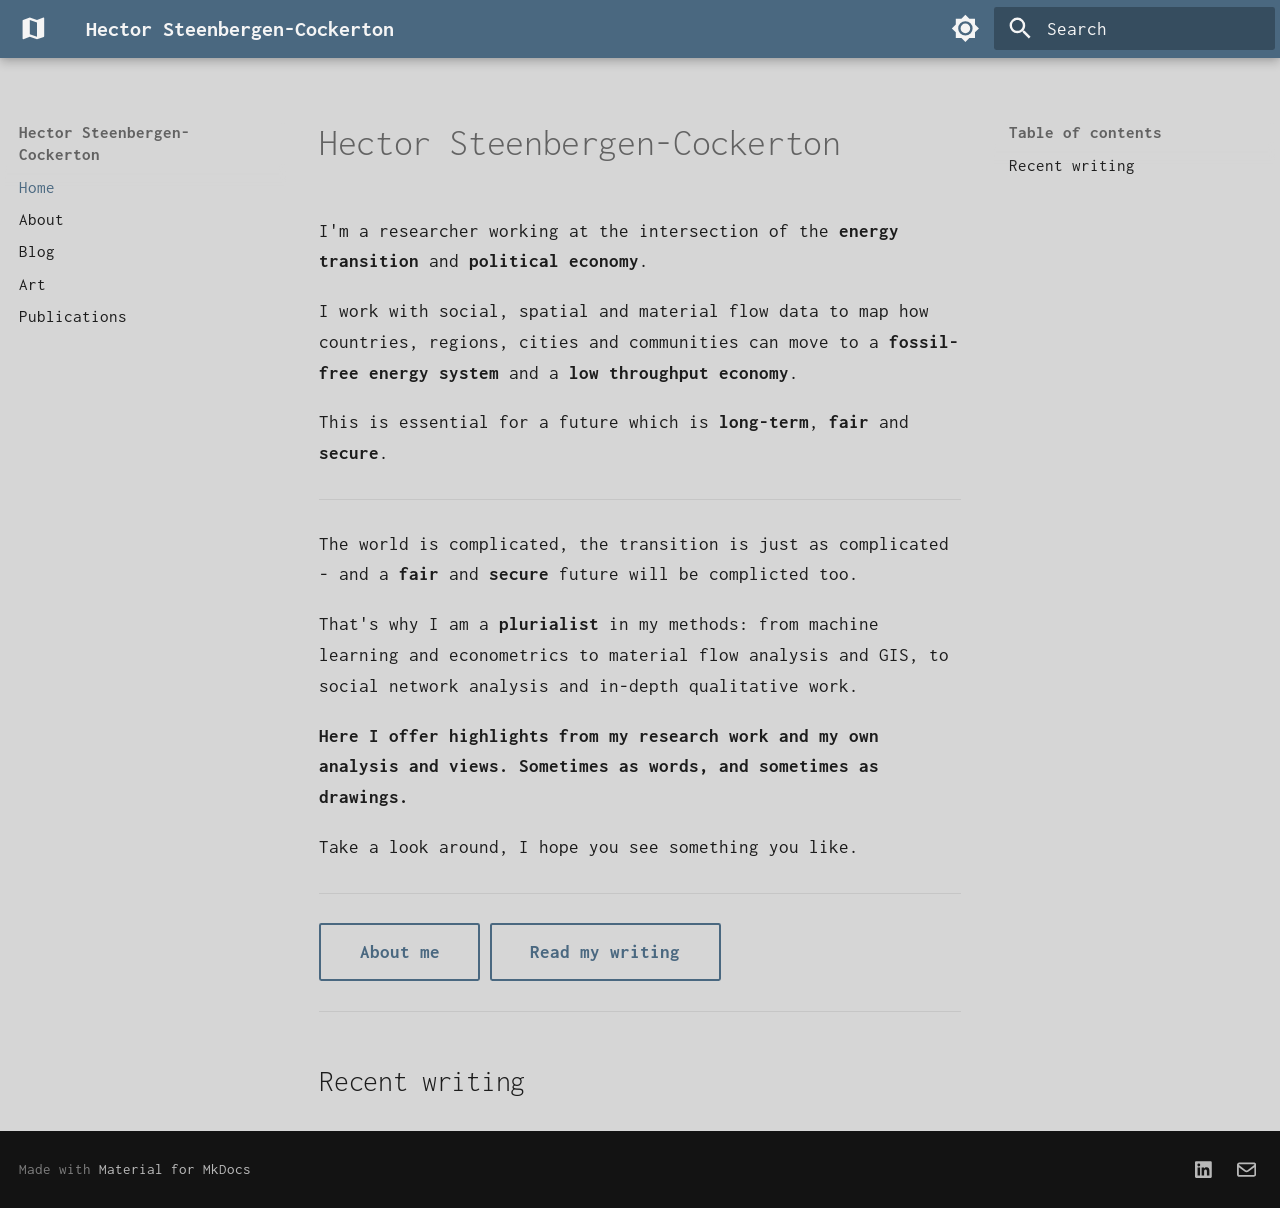
<file: index.html>
<!DOCTYPE html><html lang="en" class="no-js"><head>
    
      <meta charset="utf-8">
      <meta name="viewport" content="width=device-width,initial-scale=1">
      
        <meta name="description" content="Urban Sociology &amp; Energy Transition Researcher">
      
      
        <meta name="author" content="Hector Steenbergen-Cockerton">
      
      
        <link rel="canonical" href="https://hec-steen.github.io/">
      
      
      
        <link rel="next" href="about/">
      
      
        
      
      
        <link rel="alternate" type="application/rss+xml" title="RSS feed" href="feed_rss_created.xml">
        <link rel="alternate" type="application/rss+xml" title="RSS feed of updated content" href="feed_rss_updated.xml">
      
      <link rel="icon" href="favicon.png">
      <meta name="generator" content="mkdocs-1.6.1, mkdocs-material-9.7.6">
    
    
      
        <title>Hector Steenbergen-Cockerton</title>
      
    
    
      <link rel="stylesheet" href="assets/stylesheets/main.484c7ddc.min.css">
      
        
        <link rel="stylesheet" href="assets/stylesheets/palette.ab4e12ef.min.css">
      
      


    
    
      
    
    
      
        
        
        <link rel="preconnect" href="https://fonts.gstatic.com" crossorigin="">
        <link rel="stylesheet" href="https://fonts.googleapis.com/css?family=Inconsolata:300,300i,400,400i,700,700i%7CInconsolata:400,400i,700,700i&amp;display=fallback">
        <style>:root{--md-text-font:"Inconsolata";--md-code-font:"Inconsolata"}</style>
      
    
    
      <link rel="stylesheet" href="stylesheets/extra.css">
    
    <script>__md_scope=new URL(".",location),__md_hash=e=>[...e].reduce(((e,_)=>(e<<5)-e+_.charCodeAt(0)),0),__md_get=(e,_=localStorage,t=__md_scope)=>JSON.parse(_.getItem(t.pathname+"."+e)),__md_set=(e,_,t=localStorage,a=__md_scope)=>{try{t.setItem(a.pathname+"."+e,JSON.stringify(_))}catch(e){}}</script>
    
      

    
    
  <link href="assets/stylesheets/glightbox.min.css" rel="stylesheet"><script src="assets/javascripts/glightbox.min.js"></script><style id="glightbox-style">
            html.glightbox-open { overflow: initial; height: 100%; }
            .gslide-title { margin-top: 0px; user-select: text; }
            .gslide-desc { color: #666; user-select: text; }
            .gslide-image img { background: white; }
            .gscrollbar-fixer { padding-right: 15px; }
            .gdesc-inner { font-size: 0.75rem; }
            body[data-md-color-scheme="slate"] .gdesc-inner { background: var(--md-default-bg-color); }
            body[data-md-color-scheme="slate"] .gslide-title { color: var(--md-default-fg-color); }
            body[data-md-color-scheme="slate"] .gslide-desc { color: var(--md-default-fg-color); }
        </style></head>
  
  
    
    
      
    
    
    
    
    <body dir="ltr" data-md-color-scheme="default" data-md-color-primary="custom" data-md-color-accent="custom">
  
    
    <input class="md-toggle" data-md-toggle="drawer" type="checkbox" id="__drawer" autocomplete="off">
    <input class="md-toggle" data-md-toggle="search" type="checkbox" id="__search" autocomplete="off">
    <label class="md-overlay" for="__drawer"></label>
    <div data-md-component="skip">
      
        
        <a href="#hector-steenbergen-cockerton" class="md-skip">
          Skip to content
        </a>
      
    </div>
    <div data-md-component="announce">
      
    </div>
    
    
      

  

<header class="md-header md-header--shadow" data-md-component="header">
  <nav class="md-header__inner md-grid" aria-label="Header">
    <a href="." title="Hector Steenbergen-Cockerton" class="md-header__button md-logo" aria-label="Hector Steenbergen-Cockerton" data-md-component="logo">
      
  
  <svg xmlns="http://www.w3.org/2000/svg" viewBox="0 0 24 24"><path d="m15 19-6-2.11V5l6 2.11M20.5 3h-.16L15 5.1 9 3 3.36 4.9c-.21.07-.36.25-.36.48V20.5a.5.5 0 0 0 .5.5c.05 0 .11 0 .16-.03L9 18.9l6 2.1 5.64-1.9c.21-.1.36-.25.36-.48V3.5a.5.5 0 0 0-.5-.5"></path></svg>

    </a>
    <label class="md-header__button md-icon" for="__drawer">
      
      <svg xmlns="http://www.w3.org/2000/svg" viewBox="0 0 24 24"><path d="M3 6h18v2H3zm0 5h18v2H3zm0 5h18v2H3z"></path></svg>
    </label>
    <div class="md-header__title" data-md-component="header-title">
      <div class="md-header__ellipsis">
        <div class="md-header__topic">
          <span class="md-ellipsis">
            Hector Steenbergen-Cockerton
          </span>
        </div>
        <div class="md-header__topic" data-md-component="header-topic">
          <span class="md-ellipsis">
            
              Home
            
          </span>
        </div>
      </div>
    </div>
    
      
        <form class="md-header__option" data-md-component="palette">
  
    
    
    
    <input class="md-option" data-md-color-media="" data-md-color-scheme="default" data-md-color-primary="custom" data-md-color-accent="custom" aria-label="Switch to dark mode" type="radio" name="__palette" id="__palette_0">
    
      <label class="md-header__button md-icon" title="Switch to dark mode" for="__palette_1" hidden="">
        <svg xmlns="http://www.w3.org/2000/svg" viewBox="0 0 24 24"><path d="M12 8a4 4 0 0 0-4 4 4 4 0 0 0 4 4 4 4 0 0 0 4-4 4 4 0 0 0-4-4m0 10a6 6 0 0 1-6-6 6 6 0 0 1 6-6 6 6 0 0 1 6 6 6 6 0 0 1-6 6m8-9.31V4h-4.69L12 .69 8.69 4H4v4.69L.69 12 4 15.31V20h4.69L12 23.31 15.31 20H20v-4.69L23.31 12z"></path></svg>
      </label>
    
  
    
    
    
    <input class="md-option" data-md-color-media="" data-md-color-scheme="slate" data-md-color-primary="custom" data-md-color-accent="custom" aria-label="Switch to light mode" type="radio" name="__palette" id="__palette_1">
    
      <label class="md-header__button md-icon" title="Switch to light mode" for="__palette_0" hidden="">
        <svg xmlns="http://www.w3.org/2000/svg" viewBox="0 0 24 24"><path d="M12 18c-.89 0-1.74-.2-2.5-.55C11.56 16.5 13 14.42 13 12s-1.44-4.5-3.5-5.45C10.26 6.2 11.11 6 12 6a6 6 0 0 1 6 6 6 6 0 0 1-6 6m8-9.31V4h-4.69L12 .69 8.69 4H4v4.69L.69 12 4 15.31V20h4.69L12 23.31 15.31 20H20v-4.69L23.31 12z"></path></svg>
      </label>
    
  
</form>
      
    
    
      <script>var palette=__md_get("__palette");if(palette&&palette.color){if("(prefers-color-scheme)"===palette.color.media){var media=matchMedia("(prefers-color-scheme: light)"),input=document.querySelector(media.matches?"[data-md-color-media='(prefers-color-scheme: light)']":"[data-md-color-media='(prefers-color-scheme: dark)']");palette.color.media=input.getAttribute("data-md-color-media"),palette.color.scheme=input.getAttribute("data-md-color-scheme"),palette.color.primary=input.getAttribute("data-md-color-primary"),palette.color.accent=input.getAttribute("data-md-color-accent")}for(var[key,value]of Object.entries(palette.color))document.body.setAttribute("data-md-color-"+key,value)}</script>
    
    
    
      
      
        <label class="md-header__button md-icon" for="__search">
          
          <svg xmlns="http://www.w3.org/2000/svg" viewBox="0 0 24 24"><path d="M9.5 3A6.5 6.5 0 0 1 16 9.5c0 1.61-.59 3.09-1.56 4.23l.27.27h.79l5 5-1.5 1.5-5-5v-.79l-.27-.27A6.52 6.52 0 0 1 9.5 16 6.5 6.5 0 0 1 3 9.5 6.5 6.5 0 0 1 9.5 3m0 2C7 5 5 7 5 9.5S7 14 9.5 14 14 12 14 9.5 12 5 9.5 5"></path></svg>
        </label>
        <div class="md-search" data-md-component="search" role="dialog">
  <label class="md-search__overlay" for="__search"></label>
  <div class="md-search__inner" role="search">
    <form class="md-search__form" name="search">
      <input type="text" class="md-search__input" name="query" aria-label="Search" placeholder="Search" autocapitalize="off" autocorrect="off" autocomplete="off" spellcheck="false" data-md-component="search-query" required="">
      <label class="md-search__icon md-icon" for="__search">
        
        <svg xmlns="http://www.w3.org/2000/svg" viewBox="0 0 24 24"><path d="M9.5 3A6.5 6.5 0 0 1 16 9.5c0 1.61-.59 3.09-1.56 4.23l.27.27h.79l5 5-1.5 1.5-5-5v-.79l-.27-.27A6.52 6.52 0 0 1 9.5 16 6.5 6.5 0 0 1 3 9.5 6.5 6.5 0 0 1 9.5 3m0 2C7 5 5 7 5 9.5S7 14 9.5 14 14 12 14 9.5 12 5 9.5 5"></path></svg>
        
        <svg xmlns="http://www.w3.org/2000/svg" viewBox="0 0 24 24"><path d="M20 11v2H8l5.5 5.5-1.42 1.42L4.16 12l7.92-7.92L13.5 5.5 8 11z"></path></svg>
      </label>
      <nav class="md-search__options" aria-label="Search">
        
        <button type="reset" class="md-search__icon md-icon" title="Clear" aria-label="Clear" tabindex="-1">
          
          <svg xmlns="http://www.w3.org/2000/svg" viewBox="0 0 24 24"><path d="M19 6.41 17.59 5 12 10.59 6.41 5 5 6.41 10.59 12 5 17.59 6.41 19 12 13.41 17.59 19 19 17.59 13.41 12z"></path></svg>
        </button>
      </nav>
      
        <div class="md-search__suggest" data-md-component="search-suggest"></div>
      
    </form>
    <div class="md-search__output">
      <div class="md-search__scrollwrap" tabindex="0" data-md-scrollfix="">
        <div class="md-search-result" data-md-component="search-result">
          <div class="md-search-result__meta">
            Initializing search
          </div>
          <ol class="md-search-result__list" role="presentation"></ol>
        </div>
      </div>
    </div>
  </div>
</div>
      
    
    
  </nav>
  
</header>
    
    <div class="md-container" data-md-component="container">
      
      
        
          
        
      
      <main class="md-main" data-md-component="main">
        <div class="md-main__inner md-grid">
          
            
              
              <div class="md-sidebar md-sidebar--primary" data-md-component="sidebar" data-md-type="navigation">
                <div class="md-sidebar__scrollwrap">
                  <div class="md-sidebar__inner">
                    



<nav class="md-nav md-nav--primary" aria-label="Navigation" data-md-level="0">
  <label class="md-nav__title" for="__drawer">
    <a href="." title="Hector Steenbergen-Cockerton" class="md-nav__button md-logo" aria-label="Hector Steenbergen-Cockerton" data-md-component="logo">
      
  
  <svg xmlns="http://www.w3.org/2000/svg" viewBox="0 0 24 24"><path d="m15 19-6-2.11V5l6 2.11M20.5 3h-.16L15 5.1 9 3 3.36 4.9c-.21.07-.36.25-.36.48V20.5a.5.5 0 0 0 .5.5c.05 0 .11 0 .16-.03L9 18.9l6 2.1 5.64-1.9c.21-.1.36-.25.36-.48V3.5a.5.5 0 0 0-.5-.5"></path></svg>

    </a>
    Hector Steenbergen-Cockerton
  </label>
  
  <ul class="md-nav__list" data-md-scrollfix="">
    
      
      
  
  
    
  
  
  
    <li class="md-nav__item md-nav__item--active">
      
      <input class="md-nav__toggle md-toggle" type="checkbox" id="__toc">
      
      
        
      
      
        <label class="md-nav__link md-nav__link--active" for="__toc">
          
  
  
  <span class="md-ellipsis">
    
  
    Home
  

    
  </span>
  
  

          <span class="md-nav__icon md-icon"></span>
        </label>
      
      <a href="." class="md-nav__link md-nav__link--active">
        
  
  
  <span class="md-ellipsis">
    
  
    Home
  

    
  </span>
  
  

      </a>
      
        

<nav class="md-nav md-nav--secondary" aria-label="Table of contents">
  
  
  
    
  
  
    <label class="md-nav__title" for="__toc">
      <span class="md-nav__icon md-icon"></span>
      Table of contents
    </label>
    <ul class="md-nav__list" data-md-component="toc" data-md-scrollfix="">
      
        <li class="md-nav__item">
  <a href="#recent-writing" class="md-nav__link">
    <span class="md-ellipsis">
      
        Recent writing
      
    </span>
  </a>
  
</li>
      
    </ul>
  
</nav>
      
    </li>
  

    
      
      
  
  
  
  
    <li class="md-nav__item">
      <a href="about/" class="md-nav__link">
        
  
  
  <span class="md-ellipsis">
    
  
    About
  

    
  </span>
  
  

      </a>
    </li>
  

    
      
      
  
  
  
    
  
  
    <li class="md-nav__item">
      <a href="blog/" class="md-nav__link">
        
  
  
  <span class="md-ellipsis">
    
  
    Blog
  

    
  </span>
  
  

      </a>
    </li>
  

    
      
      
  
  
  
  
    <li class="md-nav__item">
      <a href="drawings/" class="md-nav__link">
        
  
  
  <span class="md-ellipsis">
    
  
    Art
  

    
  </span>
  
  

      </a>
    </li>
  

    
      
      
  
  
  
  
    <li class="md-nav__item">
      <a href="publications/" class="md-nav__link">
        
  
  
  <span class="md-ellipsis">
    
  
    Publications
  

    
  </span>
  
  

      </a>
    </li>
  

    
  </ul>
</nav>
                  </div>
                </div>
              </div>
            
            
              
              <div class="md-sidebar md-sidebar--secondary" data-md-component="sidebar" data-md-type="toc">
                <div class="md-sidebar__scrollwrap">
                  <div class="md-sidebar__inner">
                    

<nav class="md-nav md-nav--secondary" aria-label="Table of contents">
  
  
  
    
  
  
    <label class="md-nav__title" for="__toc">
      <span class="md-nav__icon md-icon"></span>
      Table of contents
    </label>
    <ul class="md-nav__list" data-md-component="toc" data-md-scrollfix="">
      
        <li class="md-nav__item">
  <a href="#recent-writing" class="md-nav__link">
    <span class="md-ellipsis">
      
        Recent writing
      
    </span>
  </a>
  
</li>
      
    </ul>
  
</nav>
                  </div>
                </div>
              </div>
            
          
          
            <div class="md-content" data-md-component="content">
              
                



  


              
              <article class="md-content__inner md-typeset">
                
                  



<h1 id="hector-steenbergen-cockerton">Hector Steenbergen-Cockerton<a class="headerlink" href="#hector-steenbergen-cockerton" title="Permanent link">¶</a></h1>
<p>I'm a researcher working at the intersection of the <strong>energy transition</strong> and <strong>political economy</strong>. </p>
<p>I work with social, spatial and material flow data to map how countries, regions, cities and communities can move to a <strong>fossil-free energy system</strong> and a <strong>low throughput economy</strong>. </p>
<p>This is essential for a future which is <strong>long-term</strong>, <strong>fair</strong> and <strong>secure</strong>.</p>
<hr>
<p>The world is complicated, the transition is just as complicated - and a <strong>fair</strong> and <strong>secure</strong> future will be complicted too. </p>
<p>That's why I am a <strong>plurialist</strong> in my methods: from machine learning and econometrics to material flow analysis and GIS, to social network analysis and in-depth qualitative work.</p>
<p><strong>Here I offer highlights from my research work and my own analysis and views. Sometimes as words, and sometimes as drawings.</strong> </p>
<p>Take a look around, I hope you see something you like. </p>
<hr>
<p><a class="md-button" href="about/">About me</a> <a class="md-button" href="blog/">Read my writing</a></p>
<hr>
<h2 id="recent-writing">Recent writing<a class="headerlink" href="#recent-writing" title="Permanent link">¶</a></h2>












                
              </article>
            </div>
          
          
<script>var target=document.getElementById(location.hash.slice(1));target&&target.name&&(target.checked=target.name.startsWith("__tabbed_"))</script>
        </div>
        
          <button type="button" class="md-top md-icon" data-md-component="top" hidden="">
  
  <svg xmlns="http://www.w3.org/2000/svg" viewBox="0 0 24 24"><path d="M13 20h-2V8l-5.5 5.5-1.42-1.42L12 4.16l7.92 7.92-1.42 1.42L13 8z"></path></svg>
  Back to top
</button>
        
      </main>
      
        <footer class="md-footer">
  
  <div class="md-footer-meta md-typeset">
    <div class="md-footer-meta__inner md-grid">
      <div class="md-copyright">
  
  
    Made with
    <a href="https://squidfunk.github.io/mkdocs-material/" target="_blank" rel="noopener">
      Material for MkDocs
    </a>
  
</div>
      
        
<div class="md-social">
  
    
    
    
    
    <a href="https://www.linkedin.com/in/your-linkedin/" target="_blank" rel="noopener" title="Connect on LinkedIn" class="md-social__link">
      <svg xmlns="http://www.w3.org/2000/svg" viewBox="0 0 448 512"><!--! Font Awesome Free 7.1.0 by @fontawesome - https://fontawesome.com License - https://fontawesome.com/license/free (Icons: CC BY 4.0, Fonts: SIL OFL 1.1, Code: MIT License) Copyright 2025 Fonticons, Inc.--><path d="M416 32H31.9C14.3 32 0 46.5 0 64.3v383.4C0 465.5 14.3 480 31.9 480H416c17.6 0 32-14.5 32-32.3V64.3c0-17.8-14.4-32.3-32-32.3M135.4 416H69V202.2h66.5V416zM102.2 96a38.5 38.5 0 1 1 0 77 38.5 38.5 0 1 1 0-77m282.1 320h-66.4V312c0-24.8-.5-56.7-34.5-56.7-34.6 0-39.9 27-39.9 54.9V416h-66.4V202.2h63.7v29.2h.9c8.9-16.8 30.6-34.5 62.9-34.5 67.2 0 79.7 44.3 79.7 101.9z"></path></svg>
    </a>
  
    
    
    
    
    <a href="mailto:your@email.com" target="_blank" rel="noopener" title="Send me an email" class="md-social__link">
      <svg xmlns="http://www.w3.org/2000/svg" viewBox="0 0 512 512"><!--! Font Awesome Free 7.1.0 by @fontawesome - https://fontawesome.com License - https://fontawesome.com/license/free (Icons: CC BY 4.0, Fonts: SIL OFL 1.1, Code: MIT License) Copyright 2025 Fonticons, Inc.--><path d="M61.4 64C27.5 64 0 91.5 0 125.4c0 .9 0 1.7.1 2.6H0v256c0 35.3 28.7 64 64 64h384c35.3 0 64-28.7 64-64V128h-.1c0-.9.1-1.7.1-2.6 0-33.9-27.5-61.4-61.4-61.4zM464 192.3V384c0 8.8-7.2 16-16 16H64c-8.8 0-16-7.2-16-16V192.3l154.8 117.4c31.4 23.9 74.9 23.9 106.4 0zM48 125.4c0-7.4 6-13.4 13.4-13.4h389.2c7.4 0 13.4 6 13.4 13.4 0 4.2-2 8.2-5.3 10.7L280.2 271.5c-14.3 10.8-34.1 10.8-48.4 0L53.3 136.1c-3.3-2.5-5.3-6.5-5.3-10.7"></path></svg>
    </a>
  
</div>
      
    </div>
  </div>
</footer>
      
    </div>
    <div class="md-dialog" data-md-component="dialog">
      <div class="md-dialog__inner md-typeset"></div>
    </div>
    
    
    
      
      
      <script id="__config" type="application/json">{"annotate": null, "base": ".", "features": ["navigation.top", "navigation.sections", "navigation.path", "search.suggest", "search.highlight", "content.code.copy", "header.autohide", "content.tooltips"], "search": "assets/javascripts/workers/search.2c215733.min.js", "tags": null, "translations": {"clipboard.copied": "Copied to clipboard", "clipboard.copy": "Copy to clipboard", "search.result.more.one": "1 more on this page", "search.result.more.other": "# more on this page", "search.result.none": "No matching documents", "search.result.one": "1 matching document", "search.result.other": "# matching documents", "search.result.placeholder": "Type to start searching", "search.result.term.missing": "Missing", "select.version": "Select version"}, "version": null}</script>
    
    
      <script src="assets/javascripts/bundle.79ae519e.min.js"></script>
      
        <script src="assets/scripts/fade-in.js"></script>
      
    
  
<script id="init-glightbox">const lightbox = GLightbox({"touchNavigation": true, "loop": false, "zoomable": true, "draggable": true, "openEffect": "zoom", "closeEffect": "zoom", "slideEffect": "slide"});
document$.subscribe(()=>{ lightbox.reload(); });
</script></body></html>
</file>
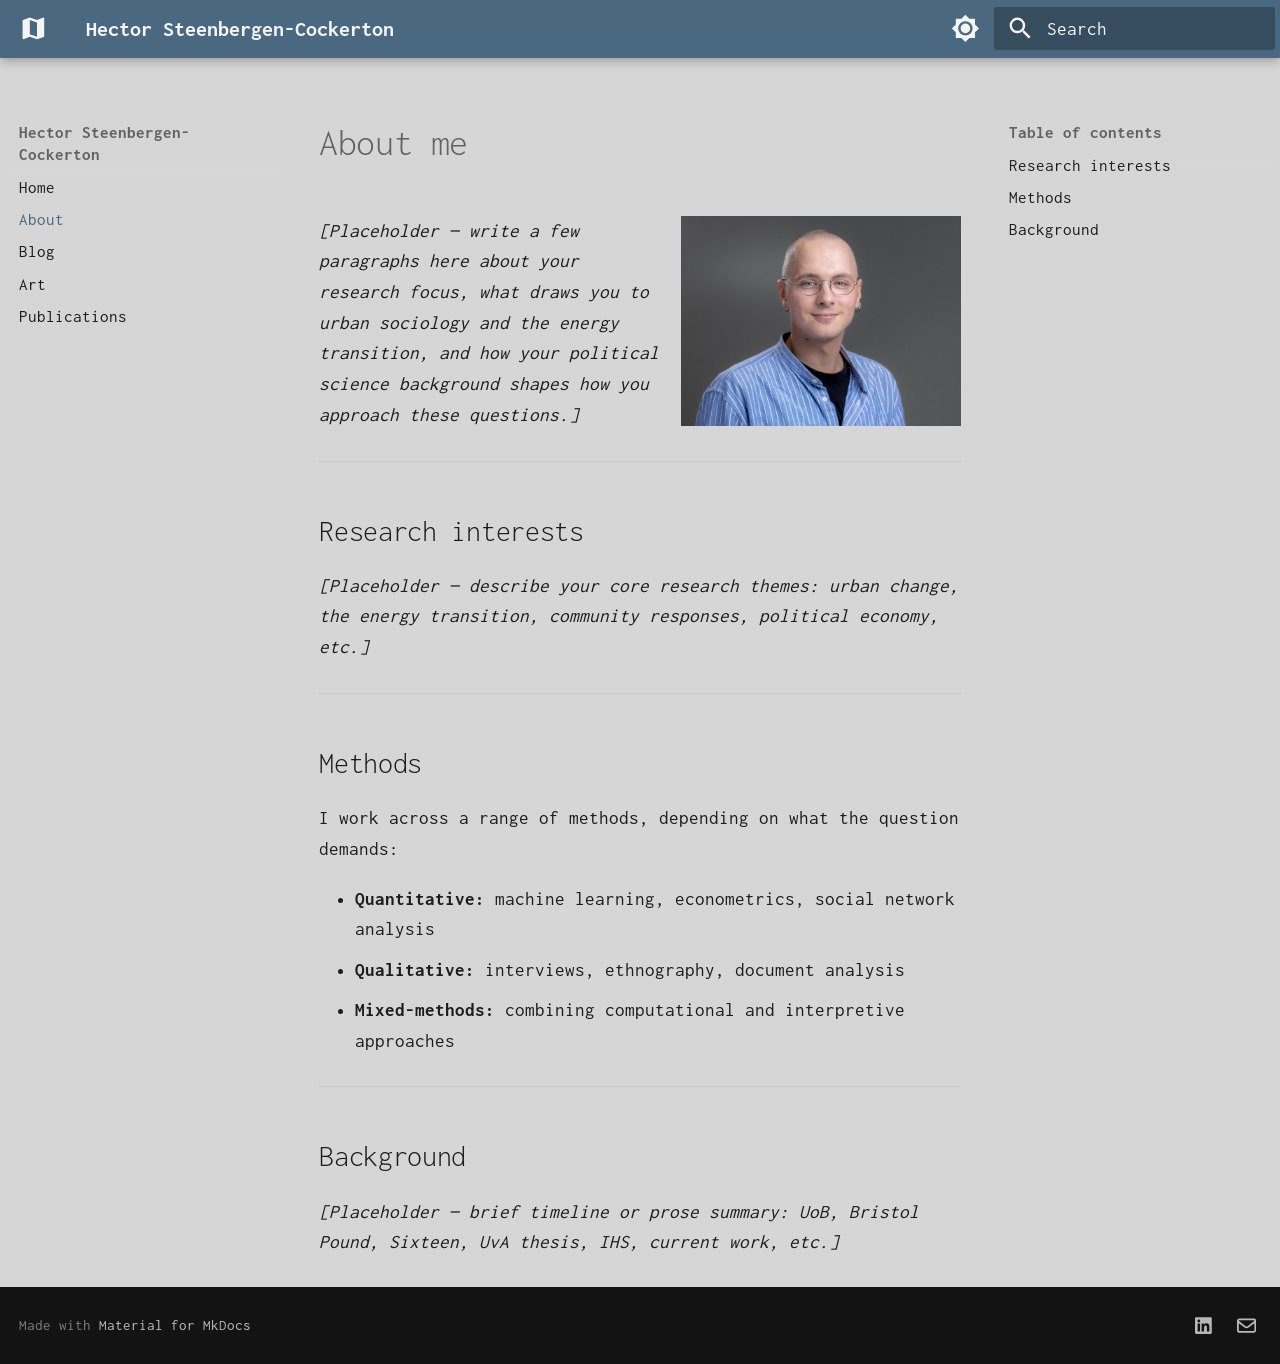
<file: about/index.html>
<!DOCTYPE html><html lang="en" class="no-js"><head>
    
      <meta charset="utf-8">
      <meta name="viewport" content="width=device-width,initial-scale=1">
      
        <meta name="description" content="Urban Sociology &amp; Energy Transition Researcher">
      
      
        <meta name="author" content="Hector Steenbergen-Cockerton">
      
      
        <link rel="canonical" href="https://hec-steen.github.io/about/">
      
      
        <link rel="prev" href="..">
      
      
        <link rel="next" href="../blog/">
      
      
        
      
      
        <link rel="alternate" type="application/rss+xml" title="RSS feed" href="../feed_rss_created.xml">
        <link rel="alternate" type="application/rss+xml" title="RSS feed of updated content" href="../feed_rss_updated.xml">
      
      <link rel="icon" href="../favicon.png">
      <meta name="generator" content="mkdocs-1.6.1, mkdocs-material-9.7.6">
    
    
      
        <title>About - Hector Steenbergen-Cockerton</title>
      
    
    
      <link rel="stylesheet" href="../assets/stylesheets/main.484c7ddc.min.css">
      
        
        <link rel="stylesheet" href="../assets/stylesheets/palette.ab4e12ef.min.css">
      
      


    
    
      
    
    
      
        
        
        <link rel="preconnect" href="https://fonts.gstatic.com" crossorigin="">
        <link rel="stylesheet" href="https://fonts.googleapis.com/css?family=Inconsolata:300,300i,400,400i,700,700i%7CInconsolata:400,400i,700,700i&amp;display=fallback">
        <style>:root{--md-text-font:"Inconsolata";--md-code-font:"Inconsolata"}</style>
      
    
    
      <link rel="stylesheet" href="../stylesheets/extra.css">
    
    <script>__md_scope=new URL("..",location),__md_hash=e=>[...e].reduce(((e,_)=>(e<<5)-e+_.charCodeAt(0)),0),__md_get=(e,_=localStorage,t=__md_scope)=>JSON.parse(_.getItem(t.pathname+"."+e)),__md_set=(e,_,t=localStorage,a=__md_scope)=>{try{t.setItem(a.pathname+"."+e,JSON.stringify(_))}catch(e){}}</script>
    
      

    
    
  <link href="../assets/stylesheets/glightbox.min.css" rel="stylesheet"><script src="../assets/javascripts/glightbox.min.js"></script><style id="glightbox-style">
            html.glightbox-open { overflow: initial; height: 100%; }
            .gslide-title { margin-top: 0px; user-select: text; }
            .gslide-desc { color: #666; user-select: text; }
            .gslide-image img { background: white; }
            .gscrollbar-fixer { padding-right: 15px; }
            .gdesc-inner { font-size: 0.75rem; }
            body[data-md-color-scheme="slate"] .gdesc-inner { background: var(--md-default-bg-color); }
            body[data-md-color-scheme="slate"] .gslide-title { color: var(--md-default-fg-color); }
            body[data-md-color-scheme="slate"] .gslide-desc { color: var(--md-default-fg-color); }
        </style></head>
  
  
    
    
      
    
    
    
    
    <body dir="ltr" data-md-color-scheme="default" data-md-color-primary="custom" data-md-color-accent="custom">
  
    
    <input class="md-toggle" data-md-toggle="drawer" type="checkbox" id="__drawer" autocomplete="off">
    <input class="md-toggle" data-md-toggle="search" type="checkbox" id="__search" autocomplete="off">
    <label class="md-overlay" for="__drawer"></label>
    <div data-md-component="skip">
      
        
        <a href="#about-me" class="md-skip">
          Skip to content
        </a>
      
    </div>
    <div data-md-component="announce">
      
    </div>
    
    
      

  

<header class="md-header md-header--shadow" data-md-component="header">
  <nav class="md-header__inner md-grid" aria-label="Header">
    <a href=".." title="Hector Steenbergen-Cockerton" class="md-header__button md-logo" aria-label="Hector Steenbergen-Cockerton" data-md-component="logo">
      
  
  <svg xmlns="http://www.w3.org/2000/svg" viewBox="0 0 24 24"><path d="m15 19-6-2.11V5l6 2.11M20.5 3h-.16L15 5.1 9 3 3.36 4.9c-.21.07-.36.25-.36.48V20.5a.5.5 0 0 0 .5.5c.05 0 .11 0 .16-.03L9 18.9l6 2.1 5.64-1.9c.21-.1.36-.25.36-.48V3.5a.5.5 0 0 0-.5-.5"></path></svg>

    </a>
    <label class="md-header__button md-icon" for="__drawer">
      
      <svg xmlns="http://www.w3.org/2000/svg" viewBox="0 0 24 24"><path d="M3 6h18v2H3zm0 5h18v2H3zm0 5h18v2H3z"></path></svg>
    </label>
    <div class="md-header__title" data-md-component="header-title">
      <div class="md-header__ellipsis">
        <div class="md-header__topic">
          <span class="md-ellipsis">
            Hector Steenbergen-Cockerton
          </span>
        </div>
        <div class="md-header__topic" data-md-component="header-topic">
          <span class="md-ellipsis">
            
              About
            
          </span>
        </div>
      </div>
    </div>
    
      
        <form class="md-header__option" data-md-component="palette">
  
    
    
    
    <input class="md-option" data-md-color-media="" data-md-color-scheme="default" data-md-color-primary="custom" data-md-color-accent="custom" aria-label="Switch to dark mode" type="radio" name="__palette" id="__palette_0">
    
      <label class="md-header__button md-icon" title="Switch to dark mode" for="__palette_1" hidden="">
        <svg xmlns="http://www.w3.org/2000/svg" viewBox="0 0 24 24"><path d="M12 8a4 4 0 0 0-4 4 4 4 0 0 0 4 4 4 4 0 0 0 4-4 4 4 0 0 0-4-4m0 10a6 6 0 0 1-6-6 6 6 0 0 1 6-6 6 6 0 0 1 6 6 6 6 0 0 1-6 6m8-9.31V4h-4.69L12 .69 8.69 4H4v4.69L.69 12 4 15.31V20h4.69L12 23.31 15.31 20H20v-4.69L23.31 12z"></path></svg>
      </label>
    
  
    
    
    
    <input class="md-option" data-md-color-media="" data-md-color-scheme="slate" data-md-color-primary="custom" data-md-color-accent="custom" aria-label="Switch to light mode" type="radio" name="__palette" id="__palette_1">
    
      <label class="md-header__button md-icon" title="Switch to light mode" for="__palette_0" hidden="">
        <svg xmlns="http://www.w3.org/2000/svg" viewBox="0 0 24 24"><path d="M12 18c-.89 0-1.74-.2-2.5-.55C11.56 16.5 13 14.42 13 12s-1.44-4.5-3.5-5.45C10.26 6.2 11.11 6 12 6a6 6 0 0 1 6 6 6 6 0 0 1-6 6m8-9.31V4h-4.69L12 .69 8.69 4H4v4.69L.69 12 4 15.31V20h4.69L12 23.31 15.31 20H20v-4.69L23.31 12z"></path></svg>
      </label>
    
  
</form>
      
    
    
      <script>var palette=__md_get("__palette");if(palette&&palette.color){if("(prefers-color-scheme)"===palette.color.media){var media=matchMedia("(prefers-color-scheme: light)"),input=document.querySelector(media.matches?"[data-md-color-media='(prefers-color-scheme: light)']":"[data-md-color-media='(prefers-color-scheme: dark)']");palette.color.media=input.getAttribute("data-md-color-media"),palette.color.scheme=input.getAttribute("data-md-color-scheme"),palette.color.primary=input.getAttribute("data-md-color-primary"),palette.color.accent=input.getAttribute("data-md-color-accent")}for(var[key,value]of Object.entries(palette.color))document.body.setAttribute("data-md-color-"+key,value)}</script>
    
    
    
      
      
        <label class="md-header__button md-icon" for="__search">
          
          <svg xmlns="http://www.w3.org/2000/svg" viewBox="0 0 24 24"><path d="M9.5 3A6.5 6.5 0 0 1 16 9.5c0 1.61-.59 3.09-1.56 4.23l.27.27h.79l5 5-1.5 1.5-5-5v-.79l-.27-.27A6.52 6.52 0 0 1 9.5 16 6.5 6.5 0 0 1 3 9.5 6.5 6.5 0 0 1 9.5 3m0 2C7 5 5 7 5 9.5S7 14 9.5 14 14 12 14 9.5 12 5 9.5 5"></path></svg>
        </label>
        <div class="md-search" data-md-component="search" role="dialog">
  <label class="md-search__overlay" for="__search"></label>
  <div class="md-search__inner" role="search">
    <form class="md-search__form" name="search">
      <input type="text" class="md-search__input" name="query" aria-label="Search" placeholder="Search" autocapitalize="off" autocorrect="off" autocomplete="off" spellcheck="false" data-md-component="search-query" required="">
      <label class="md-search__icon md-icon" for="__search">
        
        <svg xmlns="http://www.w3.org/2000/svg" viewBox="0 0 24 24"><path d="M9.5 3A6.5 6.5 0 0 1 16 9.5c0 1.61-.59 3.09-1.56 4.23l.27.27h.79l5 5-1.5 1.5-5-5v-.79l-.27-.27A6.52 6.52 0 0 1 9.5 16 6.5 6.5 0 0 1 3 9.5 6.5 6.5 0 0 1 9.5 3m0 2C7 5 5 7 5 9.5S7 14 9.5 14 14 12 14 9.5 12 5 9.5 5"></path></svg>
        
        <svg xmlns="http://www.w3.org/2000/svg" viewBox="0 0 24 24"><path d="M20 11v2H8l5.5 5.5-1.42 1.42L4.16 12l7.92-7.92L13.5 5.5 8 11z"></path></svg>
      </label>
      <nav class="md-search__options" aria-label="Search">
        
        <button type="reset" class="md-search__icon md-icon" title="Clear" aria-label="Clear" tabindex="-1">
          
          <svg xmlns="http://www.w3.org/2000/svg" viewBox="0 0 24 24"><path d="M19 6.41 17.59 5 12 10.59 6.41 5 5 6.41 10.59 12 5 17.59 6.41 19 12 13.41 17.59 19 19 17.59 13.41 12z"></path></svg>
        </button>
      </nav>
      
        <div class="md-search__suggest" data-md-component="search-suggest"></div>
      
    </form>
    <div class="md-search__output">
      <div class="md-search__scrollwrap" tabindex="0" data-md-scrollfix="">
        <div class="md-search-result" data-md-component="search-result">
          <div class="md-search-result__meta">
            Initializing search
          </div>
          <ol class="md-search-result__list" role="presentation"></ol>
        </div>
      </div>
    </div>
  </div>
</div>
      
    
    
  </nav>
  
</header>
    
    <div class="md-container" data-md-component="container">
      
      
        
          
        
      
      <main class="md-main" data-md-component="main">
        <div class="md-main__inner md-grid">
          
            
              
              <div class="md-sidebar md-sidebar--primary" data-md-component="sidebar" data-md-type="navigation">
                <div class="md-sidebar__scrollwrap">
                  <div class="md-sidebar__inner">
                    



<nav class="md-nav md-nav--primary" aria-label="Navigation" data-md-level="0">
  <label class="md-nav__title" for="__drawer">
    <a href=".." title="Hector Steenbergen-Cockerton" class="md-nav__button md-logo" aria-label="Hector Steenbergen-Cockerton" data-md-component="logo">
      
  
  <svg xmlns="http://www.w3.org/2000/svg" viewBox="0 0 24 24"><path d="m15 19-6-2.11V5l6 2.11M20.5 3h-.16L15 5.1 9 3 3.36 4.9c-.21.07-.36.25-.36.48V20.5a.5.5 0 0 0 .5.5c.05 0 .11 0 .16-.03L9 18.9l6 2.1 5.64-1.9c.21-.1.36-.25.36-.48V3.5a.5.5 0 0 0-.5-.5"></path></svg>

    </a>
    Hector Steenbergen-Cockerton
  </label>
  
  <ul class="md-nav__list" data-md-scrollfix="">
    
      
      
  
  
  
  
    <li class="md-nav__item">
      <a href=".." class="md-nav__link">
        
  
  
  <span class="md-ellipsis">
    
  
    Home
  

    
  </span>
  
  

      </a>
    </li>
  

    
      
      
  
  
    
  
  
  
    <li class="md-nav__item md-nav__item--active">
      
      <input class="md-nav__toggle md-toggle" type="checkbox" id="__toc">
      
      
        
      
      
        <label class="md-nav__link md-nav__link--active" for="__toc">
          
  
  
  <span class="md-ellipsis">
    
  
    About
  

    
  </span>
  
  

          <span class="md-nav__icon md-icon"></span>
        </label>
      
      <a href="./" class="md-nav__link md-nav__link--active">
        
  
  
  <span class="md-ellipsis">
    
  
    About
  

    
  </span>
  
  

      </a>
      
        

<nav class="md-nav md-nav--secondary" aria-label="Table of contents">
  
  
  
    
  
  
    <label class="md-nav__title" for="__toc">
      <span class="md-nav__icon md-icon"></span>
      Table of contents
    </label>
    <ul class="md-nav__list" data-md-component="toc" data-md-scrollfix="">
      
        <li class="md-nav__item">
  <a href="#research-interests" class="md-nav__link">
    <span class="md-ellipsis">
      
        Research interests
      
    </span>
  </a>
  
</li>
      
        <li class="md-nav__item">
  <a href="#methods" class="md-nav__link">
    <span class="md-ellipsis">
      
        Methods
      
    </span>
  </a>
  
</li>
      
        <li class="md-nav__item">
  <a href="#background" class="md-nav__link">
    <span class="md-ellipsis">
      
        Background
      
    </span>
  </a>
  
</li>
      
    </ul>
  
</nav>
      
    </li>
  

    
      
      
  
  
  
    
  
  
    <li class="md-nav__item">
      <a href="../blog/" class="md-nav__link">
        
  
  
  <span class="md-ellipsis">
    
  
    Blog
  

    
  </span>
  
  

      </a>
    </li>
  

    
      
      
  
  
  
  
    <li class="md-nav__item">
      <a href="../drawings/" class="md-nav__link">
        
  
  
  <span class="md-ellipsis">
    
  
    Art
  

    
  </span>
  
  

      </a>
    </li>
  

    
      
      
  
  
  
  
    <li class="md-nav__item">
      <a href="../publications/" class="md-nav__link">
        
  
  
  <span class="md-ellipsis">
    
  
    Publications
  

    
  </span>
  
  

      </a>
    </li>
  

    
  </ul>
</nav>
                  </div>
                </div>
              </div>
            
            
              
              <div class="md-sidebar md-sidebar--secondary" data-md-component="sidebar" data-md-type="toc">
                <div class="md-sidebar__scrollwrap">
                  <div class="md-sidebar__inner">
                    

<nav class="md-nav md-nav--secondary" aria-label="Table of contents">
  
  
  
    
  
  
    <label class="md-nav__title" for="__toc">
      <span class="md-nav__icon md-icon"></span>
      Table of contents
    </label>
    <ul class="md-nav__list" data-md-component="toc" data-md-scrollfix="">
      
        <li class="md-nav__item">
  <a href="#research-interests" class="md-nav__link">
    <span class="md-ellipsis">
      
        Research interests
      
    </span>
  </a>
  
</li>
      
        <li class="md-nav__item">
  <a href="#methods" class="md-nav__link">
    <span class="md-ellipsis">
      
        Methods
      
    </span>
  </a>
  
</li>
      
        <li class="md-nav__item">
  <a href="#background" class="md-nav__link">
    <span class="md-ellipsis">
      
        Background
      
    </span>
  </a>
  
</li>
      
    </ul>
  
</nav>
                  </div>
                </div>
              </div>
            
          
          
            <div class="md-content" data-md-component="content">
              
                



  


              
              <article class="md-content__inner md-typeset">
                
                  



<h1 id="about-me">About me<a class="headerlink" href="#about-me" title="Permanent link">¶</a></h1>
<p><a class="glightbox" data-type="image" data-width="auto" data-height="auto" href="../assets/images/me.jpg" data-desc-position="bottom"><img _="," align="right" alt="Me" src="../assets/images/me.jpg" width="280"></a></p>
<p><em>[Placeholder — write a few paragraphs here about your research focus, what draws you to urban sociology and the energy transition, and how your political science background shapes how you approach these questions.]</em></p>
<hr>
<h2 id="research-interests">Research interests<a class="headerlink" href="#research-interests" title="Permanent link">¶</a></h2>
<p><em>[Placeholder — describe your core research themes: urban change, the energy transition, community responses, political economy, etc.]</em></p>
<hr>
<h2 id="methods">Methods<a class="headerlink" href="#methods" title="Permanent link">¶</a></h2>
<p>I work across a range of methods, depending on what the question demands:</p>
<ul>
<li><strong>Quantitative:</strong> machine learning, econometrics, social network analysis</li>
<li><strong>Qualitative:</strong> interviews, ethnography, document analysis</li>
<li><strong>Mixed-methods:</strong> combining computational and interpretive approaches</li>
</ul>
<hr>
<h2 id="background">Background<a class="headerlink" href="#background" title="Permanent link">¶</a></h2>
<p><em>[Placeholder — brief timeline or prose summary: UoB, Bristol Pound, Sixteen, UvA thesis, IHS, current work, etc.]</em></p>












                
              </article>
            </div>
          
          
<script>var target=document.getElementById(location.hash.slice(1));target&&target.name&&(target.checked=target.name.startsWith("__tabbed_"))</script>
        </div>
        
          <button type="button" class="md-top md-icon" data-md-component="top" hidden="">
  
  <svg xmlns="http://www.w3.org/2000/svg" viewBox="0 0 24 24"><path d="M13 20h-2V8l-5.5 5.5-1.42-1.42L12 4.16l7.92 7.92-1.42 1.42L13 8z"></path></svg>
  Back to top
</button>
        
      </main>
      
        <footer class="md-footer">
  
  <div class="md-footer-meta md-typeset">
    <div class="md-footer-meta__inner md-grid">
      <div class="md-copyright">
  
  
    Made with
    <a href="https://squidfunk.github.io/mkdocs-material/" target="_blank" rel="noopener">
      Material for MkDocs
    </a>
  
</div>
      
        
<div class="md-social">
  
    
    
    
    
    <a href="https://www.linkedin.com/in/your-linkedin/" target="_blank" rel="noopener" title="Connect on LinkedIn" class="md-social__link">
      <svg xmlns="http://www.w3.org/2000/svg" viewBox="0 0 448 512"><!--! Font Awesome Free 7.1.0 by @fontawesome - https://fontawesome.com License - https://fontawesome.com/license/free (Icons: CC BY 4.0, Fonts: SIL OFL 1.1, Code: MIT License) Copyright 2025 Fonticons, Inc.--><path d="M416 32H31.9C14.3 32 0 46.5 0 64.3v383.4C0 465.5 14.3 480 31.9 480H416c17.6 0 32-14.5 32-32.3V64.3c0-17.8-14.4-32.3-32-32.3M135.4 416H69V202.2h66.5V416zM102.2 96a38.5 38.5 0 1 1 0 77 38.5 38.5 0 1 1 0-77m282.1 320h-66.4V312c0-24.8-.5-56.7-34.5-56.7-34.6 0-39.9 27-39.9 54.9V416h-66.4V202.2h63.7v29.2h.9c8.9-16.8 30.6-34.5 62.9-34.5 67.2 0 79.7 44.3 79.7 101.9z"></path></svg>
    </a>
  
    
    
    
    
    <a href="mailto:your@email.com" target="_blank" rel="noopener" title="Send me an email" class="md-social__link">
      <svg xmlns="http://www.w3.org/2000/svg" viewBox="0 0 512 512"><!--! Font Awesome Free 7.1.0 by @fontawesome - https://fontawesome.com License - https://fontawesome.com/license/free (Icons: CC BY 4.0, Fonts: SIL OFL 1.1, Code: MIT License) Copyright 2025 Fonticons, Inc.--><path d="M61.4 64C27.5 64 0 91.5 0 125.4c0 .9 0 1.7.1 2.6H0v256c0 35.3 28.7 64 64 64h384c35.3 0 64-28.7 64-64V128h-.1c0-.9.1-1.7.1-2.6 0-33.9-27.5-61.4-61.4-61.4zM464 192.3V384c0 8.8-7.2 16-16 16H64c-8.8 0-16-7.2-16-16V192.3l154.8 117.4c31.4 23.9 74.9 23.9 106.4 0zM48 125.4c0-7.4 6-13.4 13.4-13.4h389.2c7.4 0 13.4 6 13.4 13.4 0 4.2-2 8.2-5.3 10.7L280.2 271.5c-14.3 10.8-34.1 10.8-48.4 0L53.3 136.1c-3.3-2.5-5.3-6.5-5.3-10.7"></path></svg>
    </a>
  
</div>
      
    </div>
  </div>
</footer>
      
    </div>
    <div class="md-dialog" data-md-component="dialog">
      <div class="md-dialog__inner md-typeset"></div>
    </div>
    
    
    
      
      
      <script id="__config" type="application/json">{"annotate": null, "base": "..", "features": ["navigation.top", "navigation.sections", "navigation.path", "search.suggest", "search.highlight", "content.code.copy", "header.autohide", "content.tooltips"], "search": "../assets/javascripts/workers/search.2c215733.min.js", "tags": null, "translations": {"clipboard.copied": "Copied to clipboard", "clipboard.copy": "Copy to clipboard", "search.result.more.one": "1 more on this page", "search.result.more.other": "# more on this page", "search.result.none": "No matching documents", "search.result.one": "1 matching document", "search.result.other": "# matching documents", "search.result.placeholder": "Type to start searching", "search.result.term.missing": "Missing", "select.version": "Select version"}, "version": null}</script>
    
    
      <script src="../assets/javascripts/bundle.79ae519e.min.js"></script>
      
        <script src="../assets/scripts/fade-in.js"></script>
      
    
  
<script id="init-glightbox">const lightbox = GLightbox({"touchNavigation": true, "loop": false, "zoomable": true, "draggable": true, "openEffect": "zoom", "closeEffect": "zoom", "slideEffect": "slide"});
document$.subscribe(()=>{ lightbox.reload(); });
</script></body></html>
</file>
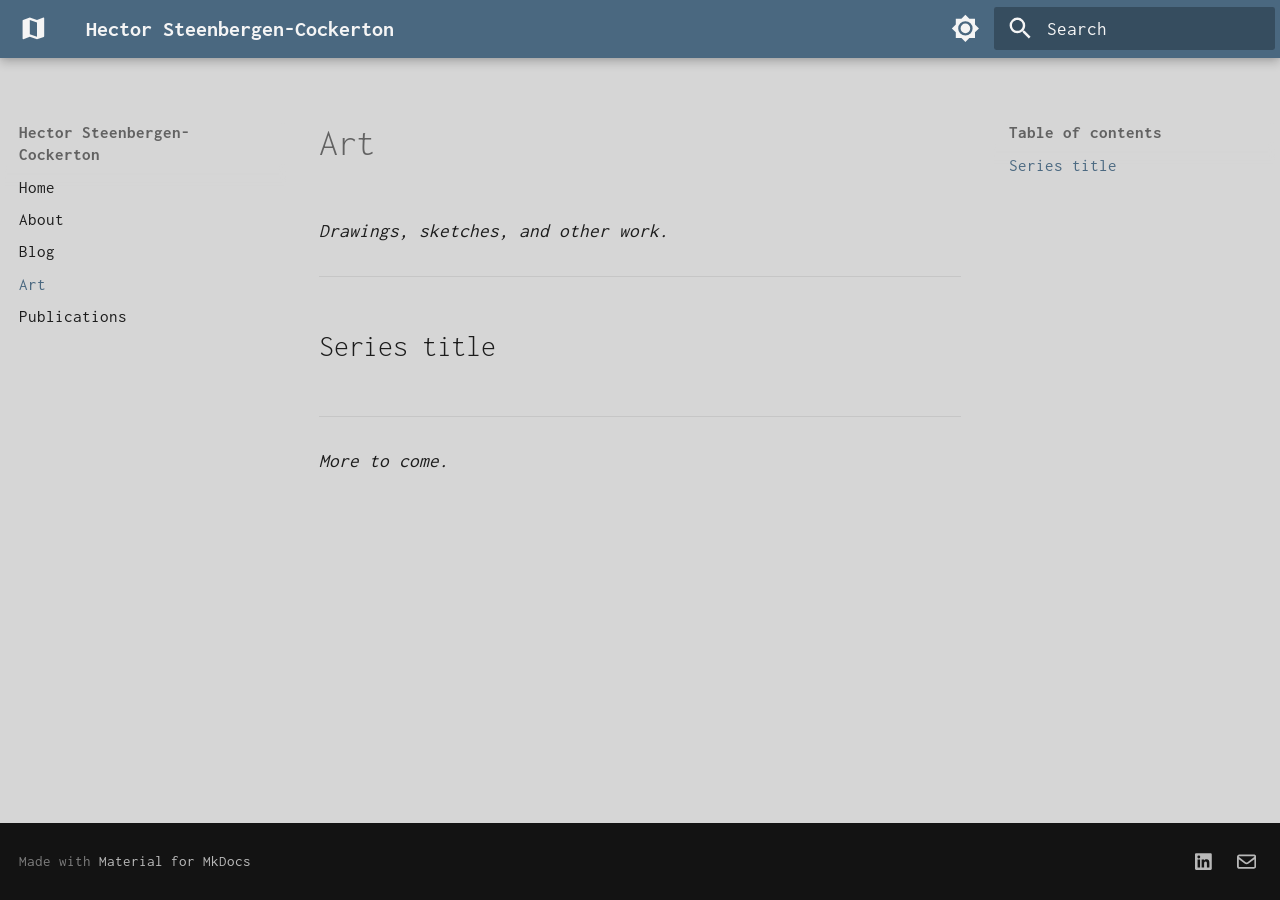
<file: drawings/index.html>
<!DOCTYPE html><html lang="en" class="no-js"><head>
    
      <meta charset="utf-8">
      <meta name="viewport" content="width=device-width,initial-scale=1">
      
        <meta name="description" content="Urban Sociology &amp; Energy Transition Researcher">
      
      
        <meta name="author" content="Hector Steenbergen-Cockerton">
      
      
        <link rel="canonical" href="https://hec-steen.github.io/drawings/">
      
      
        <link rel="prev" href="../blog/">
      
      
        <link rel="next" href="../publications/">
      
      
        
      
      
        <link rel="alternate" type="application/rss+xml" title="RSS feed" href="../feed_rss_created.xml">
        <link rel="alternate" type="application/rss+xml" title="RSS feed of updated content" href="../feed_rss_updated.xml">
      
      <link rel="icon" href="../favicon.png">
      <meta name="generator" content="mkdocs-1.6.1, mkdocs-material-9.7.6">
    
    
      
        <title>Art - Hector Steenbergen-Cockerton</title>
      
    
    
      <link rel="stylesheet" href="../assets/stylesheets/main.484c7ddc.min.css">
      
        
        <link rel="stylesheet" href="../assets/stylesheets/palette.ab4e12ef.min.css">
      
      


    
    
      
    
    
      
        
        
        <link rel="preconnect" href="https://fonts.gstatic.com" crossorigin="">
        <link rel="stylesheet" href="https://fonts.googleapis.com/css?family=Inconsolata:300,300i,400,400i,700,700i%7CInconsolata:400,400i,700,700i&amp;display=fallback">
        <style>:root{--md-text-font:"Inconsolata";--md-code-font:"Inconsolata"}</style>
      
    
    
      <link rel="stylesheet" href="../stylesheets/extra.css">
    
    <script>__md_scope=new URL("..",location),__md_hash=e=>[...e].reduce(((e,_)=>(e<<5)-e+_.charCodeAt(0)),0),__md_get=(e,_=localStorage,t=__md_scope)=>JSON.parse(_.getItem(t.pathname+"."+e)),__md_set=(e,_,t=localStorage,a=__md_scope)=>{try{t.setItem(a.pathname+"."+e,JSON.stringify(_))}catch(e){}}</script>
    
      

    
    
  <link href="../assets/stylesheets/glightbox.min.css" rel="stylesheet"><script src="../assets/javascripts/glightbox.min.js"></script><style id="glightbox-style">
            html.glightbox-open { overflow: initial; height: 100%; }
            .gslide-title { margin-top: 0px; user-select: text; }
            .gslide-desc { color: #666; user-select: text; }
            .gslide-image img { background: white; }
            .gscrollbar-fixer { padding-right: 15px; }
            .gdesc-inner { font-size: 0.75rem; }
            body[data-md-color-scheme="slate"] .gdesc-inner { background: var(--md-default-bg-color); }
            body[data-md-color-scheme="slate"] .gslide-title { color: var(--md-default-fg-color); }
            body[data-md-color-scheme="slate"] .gslide-desc { color: var(--md-default-fg-color); }
        </style></head>
  
  
    
    
      
    
    
    
    
    <body dir="ltr" data-md-color-scheme="default" data-md-color-primary="custom" data-md-color-accent="custom">
  
    
    <input class="md-toggle" data-md-toggle="drawer" type="checkbox" id="__drawer" autocomplete="off">
    <input class="md-toggle" data-md-toggle="search" type="checkbox" id="__search" autocomplete="off">
    <label class="md-overlay" for="__drawer"></label>
    <div data-md-component="skip">
      
        
        <a href="#art" class="md-skip">
          Skip to content
        </a>
      
    </div>
    <div data-md-component="announce">
      
    </div>
    
    
      

  

<header class="md-header md-header--shadow" data-md-component="header">
  <nav class="md-header__inner md-grid" aria-label="Header">
    <a href=".." title="Hector Steenbergen-Cockerton" class="md-header__button md-logo" aria-label="Hector Steenbergen-Cockerton" data-md-component="logo">
      
  
  <svg xmlns="http://www.w3.org/2000/svg" viewBox="0 0 24 24"><path d="m15 19-6-2.11V5l6 2.11M20.5 3h-.16L15 5.1 9 3 3.36 4.9c-.21.07-.36.25-.36.48V20.5a.5.5 0 0 0 .5.5c.05 0 .11 0 .16-.03L9 18.9l6 2.1 5.64-1.9c.21-.1.36-.25.36-.48V3.5a.5.5 0 0 0-.5-.5"></path></svg>

    </a>
    <label class="md-header__button md-icon" for="__drawer">
      
      <svg xmlns="http://www.w3.org/2000/svg" viewBox="0 0 24 24"><path d="M3 6h18v2H3zm0 5h18v2H3zm0 5h18v2H3z"></path></svg>
    </label>
    <div class="md-header__title" data-md-component="header-title">
      <div class="md-header__ellipsis">
        <div class="md-header__topic">
          <span class="md-ellipsis">
            Hector Steenbergen-Cockerton
          </span>
        </div>
        <div class="md-header__topic" data-md-component="header-topic">
          <span class="md-ellipsis">
            
              Art
            
          </span>
        </div>
      </div>
    </div>
    
      
        <form class="md-header__option" data-md-component="palette">
  
    
    
    
    <input class="md-option" data-md-color-media="" data-md-color-scheme="default" data-md-color-primary="custom" data-md-color-accent="custom" aria-label="Switch to dark mode" type="radio" name="__palette" id="__palette_0">
    
      <label class="md-header__button md-icon" title="Switch to dark mode" for="__palette_1" hidden="">
        <svg xmlns="http://www.w3.org/2000/svg" viewBox="0 0 24 24"><path d="M12 8a4 4 0 0 0-4 4 4 4 0 0 0 4 4 4 4 0 0 0 4-4 4 4 0 0 0-4-4m0 10a6 6 0 0 1-6-6 6 6 0 0 1 6-6 6 6 0 0 1 6 6 6 6 0 0 1-6 6m8-9.31V4h-4.69L12 .69 8.69 4H4v4.69L.69 12 4 15.31V20h4.69L12 23.31 15.31 20H20v-4.69L23.31 12z"></path></svg>
      </label>
    
  
    
    
    
    <input class="md-option" data-md-color-media="" data-md-color-scheme="slate" data-md-color-primary="custom" data-md-color-accent="custom" aria-label="Switch to light mode" type="radio" name="__palette" id="__palette_1">
    
      <label class="md-header__button md-icon" title="Switch to light mode" for="__palette_0" hidden="">
        <svg xmlns="http://www.w3.org/2000/svg" viewBox="0 0 24 24"><path d="M12 18c-.89 0-1.74-.2-2.5-.55C11.56 16.5 13 14.42 13 12s-1.44-4.5-3.5-5.45C10.26 6.2 11.11 6 12 6a6 6 0 0 1 6 6 6 6 0 0 1-6 6m8-9.31V4h-4.69L12 .69 8.69 4H4v4.69L.69 12 4 15.31V20h4.69L12 23.31 15.31 20H20v-4.69L23.31 12z"></path></svg>
      </label>
    
  
</form>
      
    
    
      <script>var palette=__md_get("__palette");if(palette&&palette.color){if("(prefers-color-scheme)"===palette.color.media){var media=matchMedia("(prefers-color-scheme: light)"),input=document.querySelector(media.matches?"[data-md-color-media='(prefers-color-scheme: light)']":"[data-md-color-media='(prefers-color-scheme: dark)']");palette.color.media=input.getAttribute("data-md-color-media"),palette.color.scheme=input.getAttribute("data-md-color-scheme"),palette.color.primary=input.getAttribute("data-md-color-primary"),palette.color.accent=input.getAttribute("data-md-color-accent")}for(var[key,value]of Object.entries(palette.color))document.body.setAttribute("data-md-color-"+key,value)}</script>
    
    
    
      
      
        <label class="md-header__button md-icon" for="__search">
          
          <svg xmlns="http://www.w3.org/2000/svg" viewBox="0 0 24 24"><path d="M9.5 3A6.5 6.5 0 0 1 16 9.5c0 1.61-.59 3.09-1.56 4.23l.27.27h.79l5 5-1.5 1.5-5-5v-.79l-.27-.27A6.52 6.52 0 0 1 9.5 16 6.5 6.5 0 0 1 3 9.5 6.5 6.5 0 0 1 9.5 3m0 2C7 5 5 7 5 9.5S7 14 9.5 14 14 12 14 9.5 12 5 9.5 5"></path></svg>
        </label>
        <div class="md-search" data-md-component="search" role="dialog">
  <label class="md-search__overlay" for="__search"></label>
  <div class="md-search__inner" role="search">
    <form class="md-search__form" name="search">
      <input type="text" class="md-search__input" name="query" aria-label="Search" placeholder="Search" autocapitalize="off" autocorrect="off" autocomplete="off" spellcheck="false" data-md-component="search-query" required="">
      <label class="md-search__icon md-icon" for="__search">
        
        <svg xmlns="http://www.w3.org/2000/svg" viewBox="0 0 24 24"><path d="M9.5 3A6.5 6.5 0 0 1 16 9.5c0 1.61-.59 3.09-1.56 4.23l.27.27h.79l5 5-1.5 1.5-5-5v-.79l-.27-.27A6.52 6.52 0 0 1 9.5 16 6.5 6.5 0 0 1 3 9.5 6.5 6.5 0 0 1 9.5 3m0 2C7 5 5 7 5 9.5S7 14 9.5 14 14 12 14 9.5 12 5 9.5 5"></path></svg>
        
        <svg xmlns="http://www.w3.org/2000/svg" viewBox="0 0 24 24"><path d="M20 11v2H8l5.5 5.5-1.42 1.42L4.16 12l7.92-7.92L13.5 5.5 8 11z"></path></svg>
      </label>
      <nav class="md-search__options" aria-label="Search">
        
        <button type="reset" class="md-search__icon md-icon" title="Clear" aria-label="Clear" tabindex="-1">
          
          <svg xmlns="http://www.w3.org/2000/svg" viewBox="0 0 24 24"><path d="M19 6.41 17.59 5 12 10.59 6.41 5 5 6.41 10.59 12 5 17.59 6.41 19 12 13.41 17.59 19 19 17.59 13.41 12z"></path></svg>
        </button>
      </nav>
      
        <div class="md-search__suggest" data-md-component="search-suggest"></div>
      
    </form>
    <div class="md-search__output">
      <div class="md-search__scrollwrap" tabindex="0" data-md-scrollfix="">
        <div class="md-search-result" data-md-component="search-result">
          <div class="md-search-result__meta">
            Initializing search
          </div>
          <ol class="md-search-result__list" role="presentation"></ol>
        </div>
      </div>
    </div>
  </div>
</div>
      
    
    
  </nav>
  
</header>
    
    <div class="md-container" data-md-component="container">
      
      
        
          
        
      
      <main class="md-main" data-md-component="main">
        <div class="md-main__inner md-grid">
          
            
              
              <div class="md-sidebar md-sidebar--primary" data-md-component="sidebar" data-md-type="navigation">
                <div class="md-sidebar__scrollwrap">
                  <div class="md-sidebar__inner">
                    



<nav class="md-nav md-nav--primary" aria-label="Navigation" data-md-level="0">
  <label class="md-nav__title" for="__drawer">
    <a href=".." title="Hector Steenbergen-Cockerton" class="md-nav__button md-logo" aria-label="Hector Steenbergen-Cockerton" data-md-component="logo">
      
  
  <svg xmlns="http://www.w3.org/2000/svg" viewBox="0 0 24 24"><path d="m15 19-6-2.11V5l6 2.11M20.5 3h-.16L15 5.1 9 3 3.36 4.9c-.21.07-.36.25-.36.48V20.5a.5.5 0 0 0 .5.5c.05 0 .11 0 .16-.03L9 18.9l6 2.1 5.64-1.9c.21-.1.36-.25.36-.48V3.5a.5.5 0 0 0-.5-.5"></path></svg>

    </a>
    Hector Steenbergen-Cockerton
  </label>
  
  <ul class="md-nav__list" data-md-scrollfix="">
    
      
      
  
  
  
  
    <li class="md-nav__item">
      <a href=".." class="md-nav__link">
        
  
  
  <span class="md-ellipsis">
    
  
    Home
  

    
  </span>
  
  

      </a>
    </li>
  

    
      
      
  
  
  
  
    <li class="md-nav__item">
      <a href="../about/" class="md-nav__link">
        
  
  
  <span class="md-ellipsis">
    
  
    About
  

    
  </span>
  
  

      </a>
    </li>
  

    
      
      
  
  
  
    
  
  
    <li class="md-nav__item">
      <a href="../blog/" class="md-nav__link">
        
  
  
  <span class="md-ellipsis">
    
  
    Blog
  

    
  </span>
  
  

      </a>
    </li>
  

    
      
      
  
  
    
  
  
  
    <li class="md-nav__item md-nav__item--active">
      
      <input class="md-nav__toggle md-toggle" type="checkbox" id="__toc">
      
      
        
      
      
        <label class="md-nav__link md-nav__link--active" for="__toc">
          
  
  
  <span class="md-ellipsis">
    
  
    Art
  

    
  </span>
  
  

          <span class="md-nav__icon md-icon"></span>
        </label>
      
      <a href="./" class="md-nav__link md-nav__link--active">
        
  
  
  <span class="md-ellipsis">
    
  
    Art
  

    
  </span>
  
  

      </a>
      
        

<nav class="md-nav md-nav--secondary" aria-label="Table of contents">
  
  
  
    
  
  
    <label class="md-nav__title" for="__toc">
      <span class="md-nav__icon md-icon"></span>
      Table of contents
    </label>
    <ul class="md-nav__list" data-md-component="toc" data-md-scrollfix="">
      
        <li class="md-nav__item">
  <a href="#series-title" class="md-nav__link">
    <span class="md-ellipsis">
      
        Series title
      
    </span>
  </a>
  
</li>
      
    </ul>
  
</nav>
      
    </li>
  

    
      
      
  
  
  
  
    <li class="md-nav__item">
      <a href="../publications/" class="md-nav__link">
        
  
  
  <span class="md-ellipsis">
    
  
    Publications
  

    
  </span>
  
  

      </a>
    </li>
  

    
  </ul>
</nav>
                  </div>
                </div>
              </div>
            
            
              
              <div class="md-sidebar md-sidebar--secondary" data-md-component="sidebar" data-md-type="toc">
                <div class="md-sidebar__scrollwrap">
                  <div class="md-sidebar__inner">
                    

<nav class="md-nav md-nav--secondary" aria-label="Table of contents">
  
  
  
    
  
  
    <label class="md-nav__title" for="__toc">
      <span class="md-nav__icon md-icon"></span>
      Table of contents
    </label>
    <ul class="md-nav__list" data-md-component="toc" data-md-scrollfix="">
      
        <li class="md-nav__item">
  <a href="#series-title" class="md-nav__link">
    <span class="md-ellipsis">
      
        Series title
      
    </span>
  </a>
  
</li>
      
    </ul>
  
</nav>
                  </div>
                </div>
              </div>
            
          
          
            <div class="md-content" data-md-component="content">
              
                



  


              
              <article class="md-content__inner md-typeset">
                
                  



<h1 id="art">Art<a class="headerlink" href="#art" title="Permanent link">¶</a></h1>
<p><em>Drawings, sketches, and other work.</em></p>
<hr>
<h2 id="series-title">Series title<a class="headerlink" href="#series-title" title="Permanent link">¶</a></h2>
<!--
  Gallery grid: add images below following this pattern.
  glightbox handles lightbox zoom on click automatically.
  For a new series, add a new ## heading and repeat the grid.
-->

<div class="grid">
<!-- Add images here: ![Title](assets/images/your-image.jpg) -->
</div>
<hr>
<p><em>More to come.</em></p>












                
              </article>
            </div>
          
          
<script>var target=document.getElementById(location.hash.slice(1));target&&target.name&&(target.checked=target.name.startsWith("__tabbed_"))</script>
        </div>
        
          <button type="button" class="md-top md-icon" data-md-component="top" hidden="">
  
  <svg xmlns="http://www.w3.org/2000/svg" viewBox="0 0 24 24"><path d="M13 20h-2V8l-5.5 5.5-1.42-1.42L12 4.16l7.92 7.92-1.42 1.42L13 8z"></path></svg>
  Back to top
</button>
        
      </main>
      
        <footer class="md-footer">
  
  <div class="md-footer-meta md-typeset">
    <div class="md-footer-meta__inner md-grid">
      <div class="md-copyright">
  
  
    Made with
    <a href="https://squidfunk.github.io/mkdocs-material/" target="_blank" rel="noopener">
      Material for MkDocs
    </a>
  
</div>
      
        
<div class="md-social">
  
    
    
    
    
    <a href="https://www.linkedin.com/in/your-linkedin/" target="_blank" rel="noopener" title="Connect on LinkedIn" class="md-social__link">
      <svg xmlns="http://www.w3.org/2000/svg" viewBox="0 0 448 512"><!--! Font Awesome Free 7.1.0 by @fontawesome - https://fontawesome.com License - https://fontawesome.com/license/free (Icons: CC BY 4.0, Fonts: SIL OFL 1.1, Code: MIT License) Copyright 2025 Fonticons, Inc.--><path d="M416 32H31.9C14.3 32 0 46.5 0 64.3v383.4C0 465.5 14.3 480 31.9 480H416c17.6 0 32-14.5 32-32.3V64.3c0-17.8-14.4-32.3-32-32.3M135.4 416H69V202.2h66.5V416zM102.2 96a38.5 38.5 0 1 1 0 77 38.5 38.5 0 1 1 0-77m282.1 320h-66.4V312c0-24.8-.5-56.7-34.5-56.7-34.6 0-39.9 27-39.9 54.9V416h-66.4V202.2h63.7v29.2h.9c8.9-16.8 30.6-34.5 62.9-34.5 67.2 0 79.7 44.3 79.7 101.9z"></path></svg>
    </a>
  
    
    
    
    
    <a href="mailto:your@email.com" target="_blank" rel="noopener" title="Send me an email" class="md-social__link">
      <svg xmlns="http://www.w3.org/2000/svg" viewBox="0 0 512 512"><!--! Font Awesome Free 7.1.0 by @fontawesome - https://fontawesome.com License - https://fontawesome.com/license/free (Icons: CC BY 4.0, Fonts: SIL OFL 1.1, Code: MIT License) Copyright 2025 Fonticons, Inc.--><path d="M61.4 64C27.5 64 0 91.5 0 125.4c0 .9 0 1.7.1 2.6H0v256c0 35.3 28.7 64 64 64h384c35.3 0 64-28.7 64-64V128h-.1c0-.9.1-1.7.1-2.6 0-33.9-27.5-61.4-61.4-61.4zM464 192.3V384c0 8.8-7.2 16-16 16H64c-8.8 0-16-7.2-16-16V192.3l154.8 117.4c31.4 23.9 74.9 23.9 106.4 0zM48 125.4c0-7.4 6-13.4 13.4-13.4h389.2c7.4 0 13.4 6 13.4 13.4 0 4.2-2 8.2-5.3 10.7L280.2 271.5c-14.3 10.8-34.1 10.8-48.4 0L53.3 136.1c-3.3-2.5-5.3-6.5-5.3-10.7"></path></svg>
    </a>
  
</div>
      
    </div>
  </div>
</footer>
      
    </div>
    <div class="md-dialog" data-md-component="dialog">
      <div class="md-dialog__inner md-typeset"></div>
    </div>
    
    
    
      
      
      <script id="__config" type="application/json">{"annotate": null, "base": "..", "features": ["navigation.top", "navigation.sections", "navigation.path", "search.suggest", "search.highlight", "content.code.copy", "header.autohide", "content.tooltips"], "search": "../assets/javascripts/workers/search.2c215733.min.js", "tags": null, "translations": {"clipboard.copied": "Copied to clipboard", "clipboard.copy": "Copy to clipboard", "search.result.more.one": "1 more on this page", "search.result.more.other": "# more on this page", "search.result.none": "No matching documents", "search.result.one": "1 matching document", "search.result.other": "# matching documents", "search.result.placeholder": "Type to start searching", "search.result.term.missing": "Missing", "select.version": "Select version"}, "version": null}</script>
    
    
      <script src="../assets/javascripts/bundle.79ae519e.min.js"></script>
      
        <script src="../assets/scripts/fade-in.js"></script>
      
    
  
<script id="init-glightbox">const lightbox = GLightbox({"touchNavigation": true, "loop": false, "zoomable": true, "draggable": true, "openEffect": "zoom", "closeEffect": "zoom", "slideEffect": "slide"});
document$.subscribe(()=>{ lightbox.reload(); });
</script></body></html>
</file>
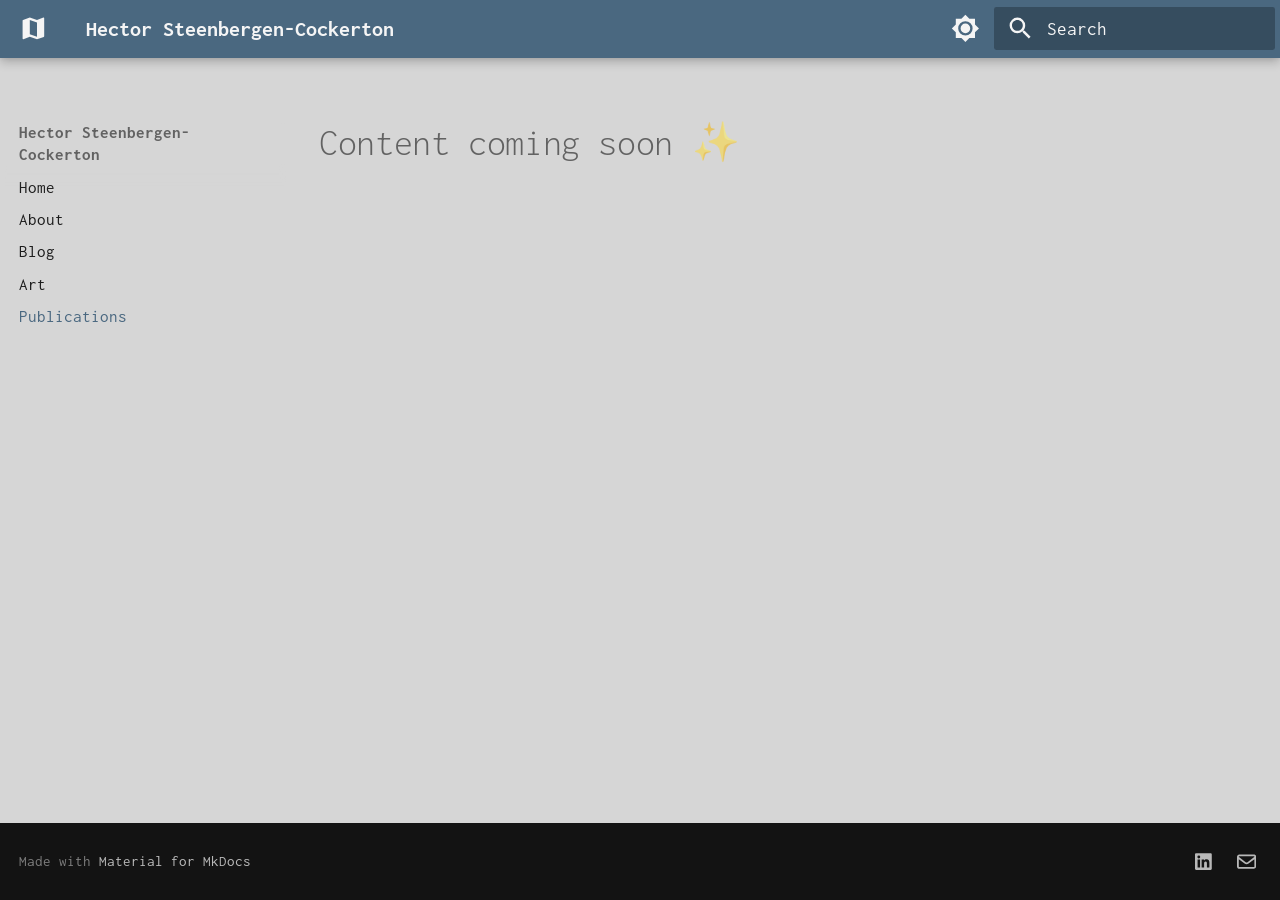
<file: publications/index.html>
<!DOCTYPE html><html lang="en" class="no-js"><head>
    
      <meta charset="utf-8">
      <meta name="viewport" content="width=device-width,initial-scale=1">
      
        <meta name="description" content="Urban Sociology &amp; Energy Transition Researcher">
      
      
        <meta name="author" content="Hector Steenbergen-Cockerton">
      
      
        <link rel="canonical" href="https://hec-steen.github.io/publications/">
      
      
        <link rel="prev" href="../drawings/">
      
      
      
        
      
      
        <link rel="alternate" type="application/rss+xml" title="RSS feed" href="../feed_rss_created.xml">
        <link rel="alternate" type="application/rss+xml" title="RSS feed of updated content" href="../feed_rss_updated.xml">
      
      <link rel="icon" href="../favicon.png">
      <meta name="generator" content="mkdocs-1.6.1, mkdocs-material-9.7.6">
    
    
      
        <title>Publications - Hector Steenbergen-Cockerton</title>
      
    
    
      <link rel="stylesheet" href="../assets/stylesheets/main.484c7ddc.min.css">
      
        
        <link rel="stylesheet" href="../assets/stylesheets/palette.ab4e12ef.min.css">
      
      


    
    
      
    
    
      
        
        
        <link rel="preconnect" href="https://fonts.gstatic.com" crossorigin="">
        <link rel="stylesheet" href="https://fonts.googleapis.com/css?family=Inconsolata:300,300i,400,400i,700,700i%7CInconsolata:400,400i,700,700i&amp;display=fallback">
        <style>:root{--md-text-font:"Inconsolata";--md-code-font:"Inconsolata"}</style>
      
    
    
      <link rel="stylesheet" href="../stylesheets/extra.css">
    
    <script>__md_scope=new URL("..",location),__md_hash=e=>[...e].reduce(((e,_)=>(e<<5)-e+_.charCodeAt(0)),0),__md_get=(e,_=localStorage,t=__md_scope)=>JSON.parse(_.getItem(t.pathname+"."+e)),__md_set=(e,_,t=localStorage,a=__md_scope)=>{try{t.setItem(a.pathname+"."+e,JSON.stringify(_))}catch(e){}}</script>
    
      

    
    
  <link href="../assets/stylesheets/glightbox.min.css" rel="stylesheet"><script src="../assets/javascripts/glightbox.min.js"></script><style id="glightbox-style">
            html.glightbox-open { overflow: initial; height: 100%; }
            .gslide-title { margin-top: 0px; user-select: text; }
            .gslide-desc { color: #666; user-select: text; }
            .gslide-image img { background: white; }
            .gscrollbar-fixer { padding-right: 15px; }
            .gdesc-inner { font-size: 0.75rem; }
            body[data-md-color-scheme="slate"] .gdesc-inner { background: var(--md-default-bg-color); }
            body[data-md-color-scheme="slate"] .gslide-title { color: var(--md-default-fg-color); }
            body[data-md-color-scheme="slate"] .gslide-desc { color: var(--md-default-fg-color); }
        </style></head>
  
  
    
    
      
    
    
    
    
    <body dir="ltr" data-md-color-scheme="default" data-md-color-primary="custom" data-md-color-accent="custom">
  
    
    <input class="md-toggle" data-md-toggle="drawer" type="checkbox" id="__drawer" autocomplete="off">
    <input class="md-toggle" data-md-toggle="search" type="checkbox" id="__search" autocomplete="off">
    <label class="md-overlay" for="__drawer"></label>
    <div data-md-component="skip">
      
        
        <a href="#content-coming-soon" class="md-skip">
          Skip to content
        </a>
      
    </div>
    <div data-md-component="announce">
      
    </div>
    
    
      

  

<header class="md-header md-header--shadow" data-md-component="header">
  <nav class="md-header__inner md-grid" aria-label="Header">
    <a href=".." title="Hector Steenbergen-Cockerton" class="md-header__button md-logo" aria-label="Hector Steenbergen-Cockerton" data-md-component="logo">
      
  
  <svg xmlns="http://www.w3.org/2000/svg" viewBox="0 0 24 24"><path d="m15 19-6-2.11V5l6 2.11M20.5 3h-.16L15 5.1 9 3 3.36 4.9c-.21.07-.36.25-.36.48V20.5a.5.5 0 0 0 .5.5c.05 0 .11 0 .16-.03L9 18.9l6 2.1 5.64-1.9c.21-.1.36-.25.36-.48V3.5a.5.5 0 0 0-.5-.5"></path></svg>

    </a>
    <label class="md-header__button md-icon" for="__drawer">
      
      <svg xmlns="http://www.w3.org/2000/svg" viewBox="0 0 24 24"><path d="M3 6h18v2H3zm0 5h18v2H3zm0 5h18v2H3z"></path></svg>
    </label>
    <div class="md-header__title" data-md-component="header-title">
      <div class="md-header__ellipsis">
        <div class="md-header__topic">
          <span class="md-ellipsis">
            Hector Steenbergen-Cockerton
          </span>
        </div>
        <div class="md-header__topic" data-md-component="header-topic">
          <span class="md-ellipsis">
            
              Publications
            
          </span>
        </div>
      </div>
    </div>
    
      
        <form class="md-header__option" data-md-component="palette">
  
    
    
    
    <input class="md-option" data-md-color-media="" data-md-color-scheme="default" data-md-color-primary="custom" data-md-color-accent="custom" aria-label="Switch to dark mode" type="radio" name="__palette" id="__palette_0">
    
      <label class="md-header__button md-icon" title="Switch to dark mode" for="__palette_1" hidden="">
        <svg xmlns="http://www.w3.org/2000/svg" viewBox="0 0 24 24"><path d="M12 8a4 4 0 0 0-4 4 4 4 0 0 0 4 4 4 4 0 0 0 4-4 4 4 0 0 0-4-4m0 10a6 6 0 0 1-6-6 6 6 0 0 1 6-6 6 6 0 0 1 6 6 6 6 0 0 1-6 6m8-9.31V4h-4.69L12 .69 8.69 4H4v4.69L.69 12 4 15.31V20h4.69L12 23.31 15.31 20H20v-4.69L23.31 12z"></path></svg>
      </label>
    
  
    
    
    
    <input class="md-option" data-md-color-media="" data-md-color-scheme="slate" data-md-color-primary="custom" data-md-color-accent="custom" aria-label="Switch to light mode" type="radio" name="__palette" id="__palette_1">
    
      <label class="md-header__button md-icon" title="Switch to light mode" for="__palette_0" hidden="">
        <svg xmlns="http://www.w3.org/2000/svg" viewBox="0 0 24 24"><path d="M12 18c-.89 0-1.74-.2-2.5-.55C11.56 16.5 13 14.42 13 12s-1.44-4.5-3.5-5.45C10.26 6.2 11.11 6 12 6a6 6 0 0 1 6 6 6 6 0 0 1-6 6m8-9.31V4h-4.69L12 .69 8.69 4H4v4.69L.69 12 4 15.31V20h4.69L12 23.31 15.31 20H20v-4.69L23.31 12z"></path></svg>
      </label>
    
  
</form>
      
    
    
      <script>var palette=__md_get("__palette");if(palette&&palette.color){if("(prefers-color-scheme)"===palette.color.media){var media=matchMedia("(prefers-color-scheme: light)"),input=document.querySelector(media.matches?"[data-md-color-media='(prefers-color-scheme: light)']":"[data-md-color-media='(prefers-color-scheme: dark)']");palette.color.media=input.getAttribute("data-md-color-media"),palette.color.scheme=input.getAttribute("data-md-color-scheme"),palette.color.primary=input.getAttribute("data-md-color-primary"),palette.color.accent=input.getAttribute("data-md-color-accent")}for(var[key,value]of Object.entries(palette.color))document.body.setAttribute("data-md-color-"+key,value)}</script>
    
    
    
      
      
        <label class="md-header__button md-icon" for="__search">
          
          <svg xmlns="http://www.w3.org/2000/svg" viewBox="0 0 24 24"><path d="M9.5 3A6.5 6.5 0 0 1 16 9.5c0 1.61-.59 3.09-1.56 4.23l.27.27h.79l5 5-1.5 1.5-5-5v-.79l-.27-.27A6.52 6.52 0 0 1 9.5 16 6.5 6.5 0 0 1 3 9.5 6.5 6.5 0 0 1 9.5 3m0 2C7 5 5 7 5 9.5S7 14 9.5 14 14 12 14 9.5 12 5 9.5 5"></path></svg>
        </label>
        <div class="md-search" data-md-component="search" role="dialog">
  <label class="md-search__overlay" for="__search"></label>
  <div class="md-search__inner" role="search">
    <form class="md-search__form" name="search">
      <input type="text" class="md-search__input" name="query" aria-label="Search" placeholder="Search" autocapitalize="off" autocorrect="off" autocomplete="off" spellcheck="false" data-md-component="search-query" required="">
      <label class="md-search__icon md-icon" for="__search">
        
        <svg xmlns="http://www.w3.org/2000/svg" viewBox="0 0 24 24"><path d="M9.5 3A6.5 6.5 0 0 1 16 9.5c0 1.61-.59 3.09-1.56 4.23l.27.27h.79l5 5-1.5 1.5-5-5v-.79l-.27-.27A6.52 6.52 0 0 1 9.5 16 6.5 6.5 0 0 1 3 9.5 6.5 6.5 0 0 1 9.5 3m0 2C7 5 5 7 5 9.5S7 14 9.5 14 14 12 14 9.5 12 5 9.5 5"></path></svg>
        
        <svg xmlns="http://www.w3.org/2000/svg" viewBox="0 0 24 24"><path d="M20 11v2H8l5.5 5.5-1.42 1.42L4.16 12l7.92-7.92L13.5 5.5 8 11z"></path></svg>
      </label>
      <nav class="md-search__options" aria-label="Search">
        
        <button type="reset" class="md-search__icon md-icon" title="Clear" aria-label="Clear" tabindex="-1">
          
          <svg xmlns="http://www.w3.org/2000/svg" viewBox="0 0 24 24"><path d="M19 6.41 17.59 5 12 10.59 6.41 5 5 6.41 10.59 12 5 17.59 6.41 19 12 13.41 17.59 19 19 17.59 13.41 12z"></path></svg>
        </button>
      </nav>
      
        <div class="md-search__suggest" data-md-component="search-suggest"></div>
      
    </form>
    <div class="md-search__output">
      <div class="md-search__scrollwrap" tabindex="0" data-md-scrollfix="">
        <div class="md-search-result" data-md-component="search-result">
          <div class="md-search-result__meta">
            Initializing search
          </div>
          <ol class="md-search-result__list" role="presentation"></ol>
        </div>
      </div>
    </div>
  </div>
</div>
      
    
    
  </nav>
  
</header>
    
    <div class="md-container" data-md-component="container">
      
      
        
          
        
      
      <main class="md-main" data-md-component="main">
        <div class="md-main__inner md-grid">
          
            
              
              <div class="md-sidebar md-sidebar--primary" data-md-component="sidebar" data-md-type="navigation">
                <div class="md-sidebar__scrollwrap">
                  <div class="md-sidebar__inner">
                    



<nav class="md-nav md-nav--primary" aria-label="Navigation" data-md-level="0">
  <label class="md-nav__title" for="__drawer">
    <a href=".." title="Hector Steenbergen-Cockerton" class="md-nav__button md-logo" aria-label="Hector Steenbergen-Cockerton" data-md-component="logo">
      
  
  <svg xmlns="http://www.w3.org/2000/svg" viewBox="0 0 24 24"><path d="m15 19-6-2.11V5l6 2.11M20.5 3h-.16L15 5.1 9 3 3.36 4.9c-.21.07-.36.25-.36.48V20.5a.5.5 0 0 0 .5.5c.05 0 .11 0 .16-.03L9 18.9l6 2.1 5.64-1.9c.21-.1.36-.25.36-.48V3.5a.5.5 0 0 0-.5-.5"></path></svg>

    </a>
    Hector Steenbergen-Cockerton
  </label>
  
  <ul class="md-nav__list" data-md-scrollfix="">
    
      
      
  
  
  
  
    <li class="md-nav__item">
      <a href=".." class="md-nav__link">
        
  
  
  <span class="md-ellipsis">
    
  
    Home
  

    
  </span>
  
  

      </a>
    </li>
  

    
      
      
  
  
  
  
    <li class="md-nav__item">
      <a href="../about/" class="md-nav__link">
        
  
  
  <span class="md-ellipsis">
    
  
    About
  

    
  </span>
  
  

      </a>
    </li>
  

    
      
      
  
  
  
    
  
  
    <li class="md-nav__item">
      <a href="../blog/" class="md-nav__link">
        
  
  
  <span class="md-ellipsis">
    
  
    Blog
  

    
  </span>
  
  

      </a>
    </li>
  

    
      
      
  
  
  
  
    <li class="md-nav__item">
      <a href="../drawings/" class="md-nav__link">
        
  
  
  <span class="md-ellipsis">
    
  
    Art
  

    
  </span>
  
  

      </a>
    </li>
  

    
      
      
  
  
    
  
  
  
    <li class="md-nav__item md-nav__item--active">
      
      <input class="md-nav__toggle md-toggle" type="checkbox" id="__toc">
      
      
        
      
      
      <a href="./" class="md-nav__link md-nav__link--active">
        
  
  
  <span class="md-ellipsis">
    
  
    Publications
  

    
  </span>
  
  

      </a>
      
    </li>
  

    
  </ul>
</nav>
                  </div>
                </div>
              </div>
            
            
              
              <div class="md-sidebar md-sidebar--secondary" data-md-component="sidebar" data-md-type="toc">
                <div class="md-sidebar__scrollwrap">
                  <div class="md-sidebar__inner">
                    

<nav class="md-nav md-nav--secondary" aria-label="Table of contents">
  
  
  
    
  
  
</nav>
                  </div>
                </div>
              </div>
            
          
          
            <div class="md-content" data-md-component="content">
              
                



  


              
              <article class="md-content__inner md-typeset">
                
                  



<h1 id="content-coming-soon">Content coming soon ✨<a class="headerlink" href="#content-coming-soon" title="Permanent link">¶</a></h1>












                
              </article>
            </div>
          
          
<script>var target=document.getElementById(location.hash.slice(1));target&&target.name&&(target.checked=target.name.startsWith("__tabbed_"))</script>
        </div>
        
          <button type="button" class="md-top md-icon" data-md-component="top" hidden="">
  
  <svg xmlns="http://www.w3.org/2000/svg" viewBox="0 0 24 24"><path d="M13 20h-2V8l-5.5 5.5-1.42-1.42L12 4.16l7.92 7.92-1.42 1.42L13 8z"></path></svg>
  Back to top
</button>
        
      </main>
      
        <footer class="md-footer">
  
  <div class="md-footer-meta md-typeset">
    <div class="md-footer-meta__inner md-grid">
      <div class="md-copyright">
  
  
    Made with
    <a href="https://squidfunk.github.io/mkdocs-material/" target="_blank" rel="noopener">
      Material for MkDocs
    </a>
  
</div>
      
        
<div class="md-social">
  
    
    
    
    
    <a href="https://www.linkedin.com/in/your-linkedin/" target="_blank" rel="noopener" title="Connect on LinkedIn" class="md-social__link">
      <svg xmlns="http://www.w3.org/2000/svg" viewBox="0 0 448 512"><!--! Font Awesome Free 7.1.0 by @fontawesome - https://fontawesome.com License - https://fontawesome.com/license/free (Icons: CC BY 4.0, Fonts: SIL OFL 1.1, Code: MIT License) Copyright 2025 Fonticons, Inc.--><path d="M416 32H31.9C14.3 32 0 46.5 0 64.3v383.4C0 465.5 14.3 480 31.9 480H416c17.6 0 32-14.5 32-32.3V64.3c0-17.8-14.4-32.3-32-32.3M135.4 416H69V202.2h66.5V416zM102.2 96a38.5 38.5 0 1 1 0 77 38.5 38.5 0 1 1 0-77m282.1 320h-66.4V312c0-24.8-.5-56.7-34.5-56.7-34.6 0-39.9 27-39.9 54.9V416h-66.4V202.2h63.7v29.2h.9c8.9-16.8 30.6-34.5 62.9-34.5 67.2 0 79.7 44.3 79.7 101.9z"></path></svg>
    </a>
  
    
    
    
    
    <a href="mailto:your@email.com" target="_blank" rel="noopener" title="Send me an email" class="md-social__link">
      <svg xmlns="http://www.w3.org/2000/svg" viewBox="0 0 512 512"><!--! Font Awesome Free 7.1.0 by @fontawesome - https://fontawesome.com License - https://fontawesome.com/license/free (Icons: CC BY 4.0, Fonts: SIL OFL 1.1, Code: MIT License) Copyright 2025 Fonticons, Inc.--><path d="M61.4 64C27.5 64 0 91.5 0 125.4c0 .9 0 1.7.1 2.6H0v256c0 35.3 28.7 64 64 64h384c35.3 0 64-28.7 64-64V128h-.1c0-.9.1-1.7.1-2.6 0-33.9-27.5-61.4-61.4-61.4zM464 192.3V384c0 8.8-7.2 16-16 16H64c-8.8 0-16-7.2-16-16V192.3l154.8 117.4c31.4 23.9 74.9 23.9 106.4 0zM48 125.4c0-7.4 6-13.4 13.4-13.4h389.2c7.4 0 13.4 6 13.4 13.4 0 4.2-2 8.2-5.3 10.7L280.2 271.5c-14.3 10.8-34.1 10.8-48.4 0L53.3 136.1c-3.3-2.5-5.3-6.5-5.3-10.7"></path></svg>
    </a>
  
</div>
      
    </div>
  </div>
</footer>
      
    </div>
    <div class="md-dialog" data-md-component="dialog">
      <div class="md-dialog__inner md-typeset"></div>
    </div>
    
    
    
      
      
      <script id="__config" type="application/json">{"annotate": null, "base": "..", "features": ["navigation.top", "navigation.sections", "navigation.path", "search.suggest", "search.highlight", "content.code.copy", "header.autohide", "content.tooltips"], "search": "../assets/javascripts/workers/search.2c215733.min.js", "tags": null, "translations": {"clipboard.copied": "Copied to clipboard", "clipboard.copy": "Copy to clipboard", "search.result.more.one": "1 more on this page", "search.result.more.other": "# more on this page", "search.result.none": "No matching documents", "search.result.one": "1 matching document", "search.result.other": "# matching documents", "search.result.placeholder": "Type to start searching", "search.result.term.missing": "Missing", "select.version": "Select version"}, "version": null}</script>
    
    
      <script src="../assets/javascripts/bundle.79ae519e.min.js"></script>
      
        <script src="../assets/scripts/fade-in.js"></script>
      
    
  
<script id="init-glightbox">const lightbox = GLightbox({"touchNavigation": true, "loop": false, "zoomable": true, "draggable": true, "openEffect": "zoom", "closeEffect": "zoom", "slideEffect": "slide"});
document$.subscribe(()=>{ lightbox.reload(); });
</script></body></html>
</file>
<file: stylesheets/extra.css>
/* Light mode */
:root > * {
    --md-primary-fg-color:        #4a6880;   /* Steely blue banner */
    --md-primary-fg-color--light: #6a8fa8;   /* Lighter steely blue */
    --md-primary-fg-color--dark:  #2e4d62;   /* Darker steely blue */
    --md-default-bg-color:        #d6d6d6;   /* Darker grey background */
    --md-primary-bg-color:        #f5f5f5;   /* Light text on banner */
    --md-primary-bg-color--light: #f5f5f5;
    --md-accent-fg-color:         #4a6880;   /* Steely blue hover/accent */
  }

/* Dark mode */
[data-md-color-scheme="slate"] {
    --md-primary-fg-color:        #b5541e;   /* Rusty orange banner */
    --md-primary-fg-color--light: #d4713a;   /* Lighter rusty orange */
    --md-primary-fg-color--dark:  #8a3d14;   /* Darker rusty orange */
    --md-default-bg-color:        #1a1a1a;   /* Very dark grey background */
    --md-default-bg-color--light: #222222;
    --md-default-bg-color--lighter: #2a2a2a;
    --md-primary-bg-color:        #f5f5f5;   /* Light text on banner */
    --md-primary-bg-color--light: #f5f5f5;
    --md-accent-fg-color:         #b5541e;   /* Rusty orange hover/accent */
  }

/* Set base font size */
html {
    font-size: 24px;
  }


/* Fade-in animation for headers and images */
.fade-element {
  opacity: 0;
  transform: translateY(10px);
  transition: opacity 0.6s ease-out, transform 0.6s ease-out;
}
.fade-element.in-view {
  opacity: 1;
  transform: none;
}
</file>
<file: assets/stylesheets/main.484c7ddc.min.css>
@charset "UTF-8";html{-webkit-text-size-adjust:none;-moz-text-size-adjust:none;text-size-adjust:none;box-sizing:border-box}*,:after,:before{box-sizing:inherit}@media (prefers-reduced-motion){*,:after,:before{transition:none!important}}body{margin:0}a,button,input,label{-webkit-tap-highlight-color:transparent}a{color:inherit;text-decoration:none}hr{border:0;box-sizing:initial;display:block;height:.05rem;overflow:visible;padding:0}small{font-size:80%}sub,sup{line-height:1em}img{border-style:none}table{border-collapse:initial;border-spacing:0}td,th{font-weight:400;vertical-align:top}button{background:#0000;border:0;font-family:inherit;font-size:inherit;margin:0;padding:0}input{border:0;outline:none}:root{--md-primary-fg-color:#4051b5;--md-primary-fg-color--light:#5d6cc0;--md-primary-fg-color--dark:#303fa1;--md-primary-bg-color:#fff;--md-primary-bg-color--light:#ffffffb3;--md-accent-fg-color:#526cfe;--md-accent-fg-color--transparent:#526cfe1a;--md-accent-bg-color:#fff;--md-accent-bg-color--light:#ffffffb3}[data-md-color-scheme=default]{color-scheme:light}[data-md-color-scheme=default] img[src$="#gh-dark-mode-only"],[data-md-color-scheme=default] img[src$="#only-dark"]{display:none}:root,[data-md-color-scheme=default]{--md-hue:225deg;--md-default-fg-color:#000000de;--md-default-fg-color--light:#0000008a;--md-default-fg-color--lighter:#00000052;--md-default-fg-color--lightest:#00000012;--md-default-bg-color:#fff;--md-default-bg-color--light:#ffffffb3;--md-default-bg-color--lighter:#ffffff4d;--md-default-bg-color--lightest:#ffffff1f;--md-code-fg-color:#36464e;--md-code-bg-color:#f5f5f5;--md-code-bg-color--light:#f5f5f5b3;--md-code-bg-color--lighter:#f5f5f54d;--md-code-hl-color:#4287ff;--md-code-hl-color--light:#4287ff1a;--md-code-hl-number-color:#d52a2a;--md-code-hl-special-color:#db1457;--md-code-hl-function-color:#a846b9;--md-code-hl-constant-color:#6e59d9;--md-code-hl-keyword-color:#3f6ec6;--md-code-hl-string-color:#1c7d4d;--md-code-hl-name-color:var(--md-code-fg-color);--md-code-hl-operator-color:var(--md-default-fg-color--light);--md-code-hl-punctuation-color:var(--md-default-fg-color--light);--md-code-hl-comment-color:var(--md-default-fg-color--light);--md-code-hl-generic-color:var(--md-default-fg-color--light);--md-code-hl-variable-color:var(--md-default-fg-color--light);--md-typeset-color:var(--md-default-fg-color);--md-typeset-a-color:var(--md-primary-fg-color);--md-typeset-del-color:#f5503d26;--md-typeset-ins-color:#0bd57026;--md-typeset-kbd-color:#fafafa;--md-typeset-kbd-accent-color:#fff;--md-typeset-kbd-border-color:#b8b8b8;--md-typeset-mark-color:#ffff0080;--md-typeset-table-color:#0000001f;--md-typeset-table-color--light:rgba(0,0,0,.035);--md-admonition-fg-color:var(--md-default-fg-color);--md-admonition-bg-color:var(--md-default-bg-color);--md-warning-fg-color:#000000de;--md-warning-bg-color:#ff9;--md-footer-fg-color:#fff;--md-footer-fg-color--light:#ffffffb3;--md-footer-fg-color--lighter:#ffffff73;--md-footer-bg-color:#000000de;--md-footer-bg-color--dark:#00000052;--md-shadow-z1:0 0.2rem 0.5rem #0000000d,0 0 0.05rem #0000001a;--md-shadow-z2:0 0.2rem 0.5rem #0000001a,0 0 0.05rem #00000040;--md-shadow-z3:0 0.2rem 0.5rem #0003,0 0 0.05rem #00000059}.md-icon svg{fill:currentcolor;display:block;height:1.2rem;width:1.2rem}body{-webkit-font-smoothing:antialiased;-moz-osx-font-smoothing:grayscale;--md-text-font-family:var(--md-text-font,_),-apple-system,BlinkMacSystemFont,Helvetica,Arial,sans-serif;--md-code-font-family:var(--md-code-font,_),SFMono-Regular,Consolas,Menlo,monospace}aside,body,input{font-feature-settings:"kern","liga";color:var(--md-typeset-color);font-family:var(--md-text-font-family)}code,kbd,pre{font-feature-settings:"kern";font-family:var(--md-code-font-family)}:root{--md-typeset-table-sort-icon:url('data:image/svg+xml;charset=utf-8,<svg xmlns="http://www.w3.org/2000/svg" viewBox="0 0 24 24"><path d="m18 21-4-4h3V7h-3l4-4 4 4h-3v10h3M2 19v-2h10v2M2 13v-2h7v2M2 7V5h4v2z"/></svg>');--md-typeset-table-sort-icon--asc:url('data:image/svg+xml;charset=utf-8,<svg xmlns="http://www.w3.org/2000/svg" viewBox="0 0 24 24"><path d="M19 17h3l-4 4-4-4h3V3h2M2 17h10v2H2M6 5v2H2V5m0 6h7v2H2z"/></svg>');--md-typeset-table-sort-icon--desc:url('data:image/svg+xml;charset=utf-8,<svg xmlns="http://www.w3.org/2000/svg" viewBox="0 0 24 24"><path d="M19 7h3l-4-4-4 4h3v14h2M2 17h10v2H2M6 5v2H2V5m0 6h7v2H2z"/></svg>')}.md-typeset{-webkit-print-color-adjust:exact;color-adjust:exact;font-size:.8rem;line-height:1.6;overflow-wrap:break-word}@media print{.md-typeset{font-size:.68rem}}.md-typeset blockquote,.md-typeset dl,.md-typeset figure,.md-typeset ol,.md-typeset pre,.md-typeset ul{margin-bottom:1em;margin-top:1em}.md-typeset h1{color:var(--md-default-fg-color--light);font-size:2em;line-height:1.3;margin:0 0 1.25em}.md-typeset h1,.md-typeset h2{font-weight:300;letter-spacing:-.01em}.md-typeset h2{font-size:1.5625em;line-height:1.4;margin:1.6em 0 .64em}.md-typeset h3{font-size:1.25em;font-weight:400;letter-spacing:-.01em;line-height:1.5;margin:1.6em 0 .8em}.md-typeset h2+h3{margin-top:.8em}.md-typeset h4{font-weight:700;letter-spacing:-.01em;margin:1em 0}.md-typeset h5,.md-typeset h6{color:var(--md-default-fg-color--light);font-size:.8em;font-weight:700;letter-spacing:-.01em;margin:1.25em 0}.md-typeset h5{text-transform:uppercase}.md-typeset h5 code{text-transform:none}.md-typeset hr{border-bottom:.05rem solid var(--md-default-fg-color--lightest);display:flow-root;margin:1.5em 0}.md-typeset a{color:var(--md-typeset-a-color);word-break:break-word}.md-typeset a,.md-typeset a:before{transition:color 125ms}.md-typeset a:focus,.md-typeset a:hover{color:var(--md-accent-fg-color)}.md-typeset a:focus code,.md-typeset a:hover code{background-color:var(--md-accent-fg-color--transparent);color:var(--md-accent-fg-color)}.md-typeset a code{color:var(--md-typeset-a-color)}.md-typeset a.focus-visible{outline-color:var(--md-accent-fg-color);outline-offset:.2rem}.md-typeset code,.md-typeset kbd,.md-typeset pre{color:var(--md-code-fg-color);direction:ltr;font-variant-ligatures:none;transition:background-color 125ms}@media print{.md-typeset code,.md-typeset kbd,.md-typeset pre{white-space:pre-wrap}}.md-typeset code{background-color:var(--md-code-bg-color);border-radius:.1rem;-webkit-box-decoration-break:clone;box-decoration-break:clone;font-size:.85em;padding:0 .2941176471em;transition:color 125ms,background-color 125ms;word-break:break-word}.md-typeset code:not(.focus-visible){-webkit-tap-highlight-color:transparent;outline:none}.md-typeset pre{display:flow-root;line-height:1.4;position:relative}.md-typeset pre>code{-webkit-box-decoration-break:slice;box-decoration-break:slice;box-shadow:none;display:block;margin:0;outline-color:var(--md-accent-fg-color);overflow:auto;padding:.7720588235em 1.1764705882em;scrollbar-color:var(--md-default-fg-color--lighter) #0000;scrollbar-width:thin;touch-action:auto;word-break:normal}.md-typeset pre>code:hover{scrollbar-color:var(--md-accent-fg-color) #0000}.md-typeset pre>code::-webkit-scrollbar{height:.2rem;width:.2rem}.md-typeset pre>code::-webkit-scrollbar-thumb{background-color:var(--md-default-fg-color--lighter)}.md-typeset pre>code::-webkit-scrollbar-thumb:hover{background-color:var(--md-accent-fg-color)}.md-typeset kbd{background-color:var(--md-typeset-kbd-color);border-radius:.1rem;box-shadow:0 .1rem 0 .05rem var(--md-typeset-kbd-border-color),0 .1rem 0 var(--md-typeset-kbd-border-color),0 -.1rem .2rem var(--md-typeset-kbd-accent-color) inset;color:var(--md-default-fg-color);display:inline-block;font-size:.75em;padding:0 .6666666667em;vertical-align:text-top;word-break:break-word}.md-typeset mark{background-color:var(--md-typeset-mark-color);-webkit-box-decoration-break:clone;box-decoration-break:clone;color:inherit;word-break:break-word}.md-typeset abbr{cursor:help;text-decoration:none}.md-typeset [data-preview],.md-typeset abbr{border-bottom:.05rem dotted var(--md-default-fg-color--light)}.md-typeset small{opacity:.75}[dir=ltr] .md-typeset sub,[dir=ltr] .md-typeset sup{margin-left:.078125em}[dir=rtl] .md-typeset sub,[dir=rtl] .md-typeset sup{margin-right:.078125em}[dir=ltr] .md-typeset blockquote{padding-left:.6rem}[dir=rtl] .md-typeset blockquote{padding-right:.6rem}[dir=ltr] .md-typeset blockquote{border-left:.2rem solid var(--md-default-fg-color--lighter)}[dir=rtl] .md-typeset blockquote{border-right:.2rem solid var(--md-default-fg-color--lighter)}.md-typeset blockquote{color:var(--md-default-fg-color--light);margin-left:0;margin-right:0}.md-typeset ul{list-style-type:disc}.md-typeset ul[type]{list-style-type:revert-layer}[dir=ltr] .md-typeset ol,[dir=ltr] .md-typeset ul{margin-left:.625em}[dir=rtl] .md-typeset ol,[dir=rtl] .md-typeset ul{margin-right:.625em}.md-typeset ol,.md-typeset ul{padding:0}.md-typeset ol:not([hidden]),.md-typeset ul:not([hidden]){display:flow-root}.md-typeset ol ol,.md-typeset ul ol{list-style-type:lower-alpha}.md-typeset ol ol ol,.md-typeset ul ol ol{list-style-type:lower-roman}.md-typeset ol ol ol ol,.md-typeset ul ol ol ol{list-style-type:upper-alpha}.md-typeset ol ol ol ol ol,.md-typeset ul ol ol ol ol{list-style-type:upper-roman}.md-typeset ol[type],.md-typeset ul[type]{list-style-type:revert-layer}[dir=ltr] .md-typeset ol li,[dir=ltr] .md-typeset ul li{margin-left:1.25em}[dir=rtl] .md-typeset ol li,[dir=rtl] .md-typeset ul li{margin-right:1.25em}.md-typeset ol li,.md-typeset ul li{margin-bottom:.5em}.md-typeset ol li blockquote,.md-typeset ol li p,.md-typeset ul li blockquote,.md-typeset ul li p{margin:.5em 0}.md-typeset ol li:last-child,.md-typeset ul li:last-child{margin-bottom:0}[dir=ltr] .md-typeset ol li ol,[dir=ltr] .md-typeset ol li ul,[dir=ltr] .md-typeset ul li ol,[dir=ltr] .md-typeset ul li ul{margin-left:.625em}[dir=rtl] .md-typeset ol li ol,[dir=rtl] .md-typeset ol li ul,[dir=rtl] .md-typeset ul li ol,[dir=rtl] .md-typeset ul li ul{margin-right:.625em}.md-typeset ol li ol,.md-typeset ol li ul,.md-typeset ul li ol,.md-typeset ul li ul{margin-bottom:.5em;margin-top:.5em}[dir=ltr] .md-typeset dd{margin-left:1.875em}[dir=rtl] .md-typeset dd{margin-right:1.875em}.md-typeset dd{margin-bottom:1.5em;margin-top:1em}.md-typeset img,.md-typeset svg,.md-typeset video{height:auto;max-width:100%}.md-typeset img[align=left]{margin:1em 1em 1em 0}.md-typeset img[align=right]{margin:1em 0 1em 1em}.md-typeset img[align]:only-child{margin-top:0}.md-typeset figure{display:flow-root;margin:1em auto;max-width:100%;text-align:center;width:fit-content}.md-typeset figure img{display:block;margin:0 auto}.md-typeset figcaption{font-style:italic;margin:1em auto;max-width:24rem}.md-typeset iframe{max-width:100%}.md-typeset table:not([class]){background-color:var(--md-default-bg-color);border:.05rem solid var(--md-typeset-table-color);border-radius:.1rem;display:inline-block;font-size:.64rem;max-width:100%;overflow:auto;touch-action:auto}@media print{.md-typeset table:not([class]){display:table}}.md-typeset table:not([class])+*{margin-top:1.5em}.md-typeset table:not([class]) td>:first-child,.md-typeset table:not([class]) th>:first-child{margin-top:0}.md-typeset table:not([class]) td>:last-child,.md-typeset table:not([class]) th>:last-child{margin-bottom:0}.md-typeset table:not([class]) td:not([align]),.md-typeset table:not([class]) th:not([align]){text-align:left}[dir=rtl] .md-typeset table:not([class]) td:not([align]),[dir=rtl] .md-typeset table:not([class]) th:not([align]){text-align:right}.md-typeset table:not([class]) th{font-weight:700;min-width:5rem;padding:.9375em 1.25em;vertical-align:top}.md-typeset table:not([class]) td{border-top:.05rem solid var(--md-typeset-table-color);padding:.9375em 1.25em;vertical-align:top}.md-typeset table:not([class]) tbody tr{transition:background-color 125ms}.md-typeset table:not([class]) tbody tr:hover{background-color:var(--md-typeset-table-color--light);box-shadow:0 .05rem 0 var(--md-default-bg-color) inset}.md-typeset table:not([class]) a{word-break:normal}.md-typeset table th[role=columnheader]{cursor:pointer}[dir=ltr] .md-typeset table th[role=columnheader]:after{margin-left:.5em}[dir=rtl] .md-typeset table th[role=columnheader]:after{margin-right:.5em}.md-typeset table th[role=columnheader]:after{content:"";display:inline-block;height:1.2em;-webkit-mask-image:var(--md-typeset-table-sort-icon);mask-image:var(--md-typeset-table-sort-icon);-webkit-mask-repeat:no-repeat;mask-repeat:no-repeat;-webkit-mask-size:contain;mask-size:contain;transition:background-color 125ms;vertical-align:text-bottom;width:1.2em}.md-typeset table th[role=columnheader]:hover:after{background-color:var(--md-default-fg-color--lighter)}.md-typeset table th[role=columnheader][aria-sort=ascending]:after{background-color:var(--md-default-fg-color--light);-webkit-mask-image:var(--md-typeset-table-sort-icon--asc);mask-image:var(--md-typeset-table-sort-icon--asc)}.md-typeset table th[role=columnheader][aria-sort=descending]:after{background-color:var(--md-default-fg-color--light);-webkit-mask-image:var(--md-typeset-table-sort-icon--desc);mask-image:var(--md-typeset-table-sort-icon--desc)}.md-typeset__scrollwrap{margin:1em -.8rem;overflow-x:auto;touch-action:auto}.md-typeset__table{display:inline-block;margin-bottom:.5em;padding:0 .8rem}@media print{.md-typeset__table{display:block}}html .md-typeset__table table{display:table;margin:0;overflow:hidden;width:100%}@media screen and (max-width:44.984375em){.md-content__inner>pre{margin:1em -.8rem}.md-content__inner>pre code{border-radius:0}}.md-typeset .md-author{border-radius:100%;display:block;flex-shrink:0;height:1.6rem;overflow:hidden;position:relative;transition:color 125ms,transform 125ms;width:1.6rem}.md-typeset .md-author img{display:block}.md-typeset .md-author--more{background:var(--md-default-fg-color--lightest);color:var(--md-default-fg-color--lighter);font-size:.6rem;font-weight:700;line-height:1.6rem;text-align:center}.md-typeset .md-author--long{height:2.4rem;width:2.4rem}.md-typeset a.md-author{transform:scale(1)}.md-typeset a.md-author img{border-radius:100%;filter:grayscale(100%) opacity(75%);transition:filter 125ms}.md-typeset a.md-author:focus,.md-typeset a.md-author:hover{transform:scale(1.1);z-index:1}.md-typeset a.md-author:focus img,.md-typeset a.md-author:hover img{filter:grayscale(0)}.md-banner{background-color:var(--md-footer-bg-color);color:var(--md-footer-fg-color);overflow:auto}@media print{.md-banner{display:none}}.md-banner--warning{background-color:var(--md-warning-bg-color);color:var(--md-warning-fg-color)}.md-banner__inner{font-size:.7rem;margin:.6rem auto;padding:0 .8rem}[dir=ltr] .md-banner__button{float:right}[dir=rtl] .md-banner__button{float:left}.md-banner__button{color:inherit;cursor:pointer;transition:opacity .25s}.no-js .md-banner__button{display:none}.md-banner__button:hover{opacity:.7}html{font-size:125%;height:100%;overflow-x:hidden}@media screen and (min-width:100em){html{font-size:137.5%}}@media screen and (min-width:125em){html{font-size:150%}}body{background-color:var(--md-default-bg-color);display:flex;flex-direction:column;font-size:.5rem;min-height:100%;position:relative;width:100%}@media print{body{display:block}}@media screen and (max-width:59.984375em){body[data-md-scrolllock]{position:fixed}}.md-grid{margin-left:auto;margin-right:auto;max-width:61rem}.md-container{display:flex;flex-direction:column;flex-grow:1}@media print{.md-container{display:block}}.md-main{flex-grow:1}.md-main__inner{display:flex;height:100%;margin-top:1.5rem}.md-ellipsis{overflow:hidden;text-overflow:ellipsis}.md-toggle{display:none}.md-option{height:0;opacity:0;position:absolute;width:0}.md-option:checked+label:not([hidden]){display:block}.md-option.focus-visible+label{outline-color:var(--md-accent-fg-color);outline-style:auto}.md-skip{background-color:var(--md-default-fg-color);border-radius:.1rem;color:var(--md-default-bg-color);font-size:.64rem;margin:.5rem;opacity:0;outline-color:var(--md-accent-fg-color);padding:.3rem .5rem;position:fixed;transform:translateY(.4rem);z-index:-1}.md-skip:focus{opacity:1;transform:translateY(0);transition:transform .25s cubic-bezier(.4,0,.2,1),opacity 175ms 75ms;z-index:10}@page{margin:25mm}:root{--md-clipboard-icon:url('data:image/svg+xml;charset=utf-8,<svg xmlns="http://www.w3.org/2000/svg" viewBox="0 0 24 24"><path d="M19 21H8V7h11m0-2H8a2 2 0 0 0-2 2v14a2 2 0 0 0 2 2h11a2 2 0 0 0 2-2V7a2 2 0 0 0-2-2m-3-4H4a2 2 0 0 0-2 2v14h2V3h12z"/></svg>')}.md-clipboard{border-radius:.1rem;color:var(--md-default-fg-color--lightest);cursor:pointer;height:1.5em;outline-color:var(--md-accent-fg-color);outline-offset:.1rem;transition:color .25s;width:1.5em;z-index:1}@media print{.md-clipboard{display:none}}.md-clipboard:not(.focus-visible){-webkit-tap-highlight-color:transparent;outline:none}:hover>.md-clipboard{color:var(--md-default-fg-color--light)}.md-clipboard:focus,.md-clipboard:hover{color:var(--md-accent-fg-color)}.md-clipboard:after{background-color:currentcolor;content:"";display:block;height:1.125em;margin:0 auto;-webkit-mask-image:var(--md-clipboard-icon);mask-image:var(--md-clipboard-icon);-webkit-mask-position:center;mask-position:center;-webkit-mask-repeat:no-repeat;mask-repeat:no-repeat;-webkit-mask-size:contain;mask-size:contain;width:1.125em}.md-clipboard--inline{cursor:pointer}.md-clipboard--inline code{transition:color .25s,background-color .25s}.md-clipboard--inline:focus code,.md-clipboard--inline:hover code{background-color:var(--md-accent-fg-color--transparent);color:var(--md-accent-fg-color)}:root{--md-code-select-icon:url('data:image/svg+xml;charset=utf-8,<svg xmlns="http://www.w3.org/2000/svg" viewBox="0 0 24 24"><path d="M19 19h-4v2h4c1.1 0 2-.9 2-2v-4h-2m0-12h-4v2h4v4h2V5c0-1.1-.9-2-2-2M5 5h4V3H5c-1.1 0-2 .9-2 2v4h2m0 6H3v4c0 1.1.9 2 2 2h4v-2H5zm2-4h2v2H7zm4 0h2v2h-2zm4 0h2v2h-2zM7 7h2v2H7zm4 0h2v2h-2zm4 0h2v2h-2zm-8 8h2v2H7zm4 0h2v2h-2zm4 0h2v2h-2z"/></svg>');--md-code-copy-icon:url('data:image/svg+xml;charset=utf-8,<svg xmlns="http://www.w3.org/2000/svg" viewBox="0 0 24 24"><path d="M19 21H8V7h11m0-2H8a2 2 0 0 0-2 2v14a2 2 0 0 0 2 2h11a2 2 0 0 0 2-2V7a2 2 0 0 0-2-2m-3-4H4a2 2 0 0 0-2 2v14h2V3h12z"/></svg>')}.md-typeset .md-code__content{display:grid}.md-code__nav{background-color:var(--md-code-bg-color--lighter);border-radius:.1rem;display:flex;gap:.2rem;padding:.2rem;position:absolute;right:.25em;top:.25em;transition:background-color .25s;z-index:1}:hover>.md-code__nav{background-color:var(--md-code-bg-color--light)}.md-code__button{color:var(--md-default-fg-color--lightest);cursor:pointer;display:block;height:1.5em;outline-color:var(--md-accent-fg-color);outline-offset:.1rem;transition:color .25s;width:1.5em}:hover>*>.md-code__button{color:var(--md-default-fg-color--light)}.md-code__button.focus-visible,.md-code__button:hover{color:var(--md-accent-fg-color)}.md-code__button--active{color:var(--md-default-fg-color)!important}.md-code__button:after{background-color:currentcolor;content:"";display:block;height:1.125em;margin:0 auto;-webkit-mask-position:center;mask-position:center;-webkit-mask-repeat:no-repeat;mask-repeat:no-repeat;-webkit-mask-size:contain;mask-size:contain;width:1.125em}.md-code__button[data-md-type=select]:after{-webkit-mask-image:var(--md-code-select-icon);mask-image:var(--md-code-select-icon)}.md-code__button[data-md-type=copy]:after{-webkit-mask-image:var(--md-code-copy-icon);mask-image:var(--md-code-copy-icon)}@keyframes consent{0%{opacity:0;transform:translateY(100%)}to{opacity:1;transform:translateY(0)}}@keyframes overlay{0%{opacity:0}to{opacity:1}}.md-consent__overlay{animation:overlay .25s both;-webkit-backdrop-filter:blur(.1rem);backdrop-filter:blur(.1rem);background-color:#0000008a;height:100%;opacity:1;position:fixed;top:0;width:100%;z-index:5}.md-consent__inner{animation:consent .5s cubic-bezier(.1,.7,.1,1) both;background-color:var(--md-default-bg-color);border:0;border-radius:.1rem;bottom:0;box-shadow:0 0 .2rem #0000001a,0 .2rem .4rem #0003;max-height:100%;overflow:auto;padding:0;position:fixed;width:100%;z-index:5}.md-consent__form{padding:.8rem}.md-consent__settings{display:none;margin:1em 0}input:checked+.md-consent__settings{display:block}.md-consent__controls{margin-bottom:.8rem}.md-typeset .md-consent__controls .md-button{display:inline}@media screen and (max-width:44.984375em){.md-typeset .md-consent__controls .md-button{display:block;margin-top:.4rem;text-align:center;width:100%}}.md-consent label{cursor:pointer}.md-content{flex-grow:1;min-width:0}.md-content__inner{margin:0 .8rem 1.2rem;padding-top:.6rem}@media screen and (min-width:76.25em){[dir=ltr] .md-sidebar--primary:not([hidden])~.md-content>.md-content__inner{margin-left:1.2rem}[dir=ltr] .md-sidebar--secondary:not([hidden])~.md-content>.md-content__inner,[dir=rtl] .md-sidebar--primary:not([hidden])~.md-content>.md-content__inner{margin-right:1.2rem}[dir=rtl] .md-sidebar--secondary:not([hidden])~.md-content>.md-content__inner{margin-left:1.2rem}}.md-content__inner:before{content:"";display:block;height:.4rem}.md-content__inner>:last-child{margin-bottom:0}[dir=ltr] .md-content__button{float:right}[dir=rtl] .md-content__button{float:left}[dir=ltr] .md-content__button{margin-left:.4rem}[dir=rtl] .md-content__button{margin-right:.4rem}.md-content__button{margin:.4rem 0;padding:0}@media print{.md-content__button{display:none}}.md-typeset .md-content__button{color:var(--md-default-fg-color--lighter)}.md-content__button svg{display:inline;vertical-align:top}[dir=rtl] .md-content__button svg{transform:scaleX(-1)}[dir=ltr] .md-dialog{right:.8rem}[dir=rtl] .md-dialog{left:.8rem}.md-dialog{background-color:var(--md-default-fg-color);border-radius:.1rem;bottom:.8rem;box-shadow:var(--md-shadow-z3);min-width:11.1rem;opacity:0;padding:.4rem .6rem;pointer-events:none;position:fixed;transform:translateY(100%);transition:transform 0ms .4s,opacity .4s;z-index:4}@media print{.md-dialog{display:none}}.md-dialog--active{opacity:1;pointer-events:auto;transform:translateY(0);transition:transform .4s cubic-bezier(.075,.85,.175,1),opacity .4s}.md-dialog__inner{color:var(--md-default-bg-color);font-size:.7rem}.md-feedback{margin:2em 0 1em;text-align:center}.md-feedback fieldset{border:none;margin:0;padding:0}.md-feedback__title{font-weight:700;margin:1em auto}.md-feedback__inner{position:relative}.md-feedback__list{display:flex;flex-wrap:wrap;place-content:baseline center;position:relative}.md-feedback__list:hover .md-icon:not(:disabled){color:var(--md-default-fg-color--lighter)}:disabled .md-feedback__list{min-height:1.8rem}.md-feedback__icon{color:var(--md-default-fg-color--light);cursor:pointer;flex-shrink:0;margin:0 .1rem;transition:color 125ms}.md-feedback__icon:not(:disabled).md-icon:hover{color:var(--md-accent-fg-color)}.md-feedback__icon:disabled{color:var(--md-default-fg-color--lightest);pointer-events:none}.md-feedback__note{opacity:0;position:relative;transform:translateY(.4rem);transition:transform .4s cubic-bezier(.1,.7,.1,1),opacity .15s}.md-feedback__note>*{margin:0 auto;max-width:16rem}:disabled .md-feedback__note{opacity:1;transform:translateY(0)}@media print{.md-feedback{display:none}}.md-footer{background-color:var(--md-footer-bg-color);color:var(--md-footer-fg-color)}@media print{.md-footer{display:none}}.md-footer__inner{justify-content:space-between;overflow:auto;padding:.2rem}.md-footer__inner:not([hidden]){display:flex}.md-footer__link{align-items:end;display:flex;flex-grow:0.01;margin-bottom:.4rem;margin-top:1rem;max-width:100%;outline-color:var(--md-accent-fg-color);overflow:hidden;transition:opacity .25s}.md-footer__link:focus,.md-footer__link:hover{opacity:.7}[dir=rtl] .md-footer__link svg{transform:scaleX(-1)}@media screen and (max-width:44.984375em){.md-footer__link--prev{flex-shrink:0}.md-footer__link--prev .md-footer__title{display:none}}[dir=ltr] .md-footer__link--next{margin-left:auto}[dir=rtl] .md-footer__link--next{margin-right:auto}.md-footer__link--next{text-align:right}[dir=rtl] .md-footer__link--next{text-align:left}.md-footer__title{flex-grow:1;font-size:.9rem;margin-bottom:.7rem;max-width:calc(100% - 2.4rem);padding:0 1rem;white-space:nowrap}.md-footer__button{margin:.2rem;padding:.4rem}.md-footer__direction{font-size:.64rem;opacity:.7}.md-footer-meta{background-color:var(--md-footer-bg-color--dark)}.md-footer-meta__inner{display:flex;flex-wrap:wrap;justify-content:space-between;padding:.2rem}html .md-footer-meta.md-typeset a{color:var(--md-footer-fg-color--light)}html .md-footer-meta.md-typeset a:focus,html .md-footer-meta.md-typeset a:hover{color:var(--md-footer-fg-color)}.md-copyright{color:var(--md-footer-fg-color--lighter);font-size:.64rem;margin:auto .6rem;padding:.4rem 0;width:100%}@media screen and (min-width:45em){.md-copyright{width:auto}}.md-copyright__highlight{color:var(--md-footer-fg-color--light)}.md-social{display:inline-flex;gap:.2rem;margin:0 .4rem;padding:.2rem 0 .6rem}@media screen and (min-width:45em){.md-social{padding:.6rem 0}}.md-social__link{display:inline-block;height:1.6rem;text-align:center;width:1.6rem}.md-social__link:before{line-height:1.9}.md-social__link svg{fill:currentcolor;max-height:.8rem;vertical-align:-25%}.md-typeset .md-button{border:.1rem solid;border-radius:.1rem;color:var(--md-primary-fg-color);cursor:pointer;display:inline-block;font-weight:700;padding:.625em 2em;transition:color 125ms,background-color 125ms,border-color 125ms}.md-typeset .md-button--primary{background-color:var(--md-primary-fg-color);border-color:var(--md-primary-fg-color);color:var(--md-primary-bg-color)}.md-typeset .md-button:focus,.md-typeset .md-button:hover{background-color:var(--md-accent-fg-color);border-color:var(--md-accent-fg-color);color:var(--md-accent-bg-color)}[dir=ltr] .md-typeset .md-input{border-top-left-radius:.1rem}[dir=ltr] .md-typeset .md-input,[dir=rtl] .md-typeset .md-input{border-top-right-radius:.1rem}[dir=rtl] .md-typeset .md-input{border-top-left-radius:.1rem}.md-typeset .md-input{border-bottom:.1rem solid var(--md-default-fg-color--lighter);box-shadow:var(--md-shadow-z1);font-size:.8rem;height:1.8rem;padding:0 .6rem;transition:border .25s,box-shadow .25s}.md-typeset .md-input:focus,.md-typeset .md-input:hover{border-bottom-color:var(--md-accent-fg-color);box-shadow:var(--md-shadow-z2)}.md-typeset .md-input--stretch{width:100%}.md-header{background-color:var(--md-primary-fg-color);box-shadow:0 0 .2rem #0000,0 .2rem .4rem #0000;color:var(--md-primary-bg-color);display:block;left:0;position:sticky;right:0;top:0;z-index:4}@media print{.md-header{display:none}}.md-header[hidden]{transform:translateY(-100%);transition:transform .25s cubic-bezier(.8,0,.6,1),box-shadow .25s}.md-header--shadow{box-shadow:0 0 .2rem #0000001a,0 .2rem .4rem #0003;transition:transform .25s cubic-bezier(.1,.7,.1,1),box-shadow .25s}.md-header__inner{align-items:center;display:flex;padding:0 .2rem}.md-header__button{color:currentcolor;cursor:pointer;margin:.2rem;outline-color:var(--md-accent-fg-color);padding:.4rem;position:relative;transition:opacity .25s;vertical-align:middle;z-index:1}.md-header__button:hover{opacity:.7}.md-header__button:not([hidden]){display:inline-block}.md-header__button:not(.focus-visible){-webkit-tap-highlight-color:transparent;outline:none}.md-header__button.md-logo{margin:.2rem;padding:.4rem}@media screen and (max-width:76.234375em){.md-header__button.md-logo{display:none}}.md-header__button.md-logo img,.md-header__button.md-logo svg{fill:currentcolor;display:block;height:1.2rem;width:auto}@media screen and (min-width:60em){.md-header__button[for=__search]{display:none}}.no-js .md-header__button[for=__search]{display:none}[dir=rtl] .md-header__button[for=__search] svg{transform:scaleX(-1)}@media screen and (min-width:76.25em){.md-header__button[for=__drawer]{display:none}}.md-header__topic{display:flex;max-width:100%;position:absolute;transition:transform .4s cubic-bezier(.1,.7,.1,1),opacity .15s;white-space:nowrap}.md-header__topic+.md-header__topic{opacity:0;pointer-events:none;transform:translateX(1.25rem);transition:transform .4s cubic-bezier(1,.7,.1,.1),opacity .15s;z-index:-1}[dir=rtl] .md-header__topic+.md-header__topic{transform:translateX(-1.25rem)}.md-header__topic:first-child{font-weight:700}[dir=ltr] .md-header__title{margin-left:1rem;margin-right:.4rem}[dir=rtl] .md-header__title{margin-left:.4rem;margin-right:1rem}.md-header__title{flex-grow:1;font-size:.9rem;height:2.4rem;line-height:2.4rem}.md-header__title--active .md-header__topic{opacity:0;pointer-events:none;transform:translateX(-1.25rem);transition:transform .4s cubic-bezier(1,.7,.1,.1),opacity .15s;z-index:-1}[dir=rtl] .md-header__title--active .md-header__topic{transform:translateX(1.25rem)}.md-header__title--active .md-header__topic+.md-header__topic{opacity:1;pointer-events:auto;transform:translateX(0);transition:transform .4s cubic-bezier(.1,.7,.1,1),opacity .15s;z-index:0}.md-header__title>.md-header__ellipsis{height:100%;position:relative;width:100%}.md-header__option{display:flex;flex-shrink:0;max-width:100%;transition:max-width 0ms .25s,opacity .25s .25s;white-space:nowrap}[data-md-toggle=search]:checked~.md-header .md-header__option{max-width:0;opacity:0;transition:max-width 0ms,opacity 0ms}.md-header__option>input{bottom:0}.md-header__source{display:none}@media screen and (min-width:60em){[dir=ltr] .md-header__source{margin-left:1rem}[dir=rtl] .md-header__source{margin-right:1rem}.md-header__source{display:block;max-width:11.7rem;width:11.7rem}}@media screen and (min-width:76.25em){[dir=ltr] .md-header__source{margin-left:1.4rem}[dir=rtl] .md-header__source{margin-right:1.4rem}}.md-meta{color:var(--md-default-fg-color--light);font-size:.7rem;line-height:1.3}.md-meta__list{display:inline-flex;flex-wrap:wrap;list-style:none;margin:0;padding:0}.md-meta__item:not(:last-child):after{content:"·";margin-left:.2rem;margin-right:.2rem}.md-meta__link{color:var(--md-typeset-a-color)}.md-meta__link:focus,.md-meta__link:hover{color:var(--md-accent-fg-color)}.md-draft{background-color:#ff1744;border-radius:.125em;color:#fff;display:inline-block;font-weight:700;padding-left:.5714285714em;padding-right:.5714285714em}:root{--md-nav-icon--prev:url('data:image/svg+xml;charset=utf-8,<svg xmlns="http://www.w3.org/2000/svg" viewBox="0 0 24 24"><path d="M20 11v2H8l5.5 5.5-1.42 1.42L4.16 12l7.92-7.92L13.5 5.5 8 11z"/></svg>');--md-nav-icon--next:url('data:image/svg+xml;charset=utf-8,<svg xmlns="http://www.w3.org/2000/svg" viewBox="0 0 24 24"><path d="M8.59 16.58 13.17 12 8.59 7.41 10 6l6 6-6 6z"/></svg>');--md-toc-icon:url('data:image/svg+xml;charset=utf-8,<svg xmlns="http://www.w3.org/2000/svg" viewBox="0 0 24 24"><path d="M3 9h14V7H3zm0 4h14v-2H3zm0 4h14v-2H3zm16 0h2v-2h-2zm0-10v2h2V7zm0 6h2v-2h-2z"/></svg>')}.md-nav{font-size:.7rem;line-height:1.3}.md-nav__title{color:var(--md-default-fg-color--light);display:block;font-weight:700;overflow:hidden;padding:0 .6rem;text-overflow:ellipsis}.md-nav__title .md-nav__button{display:none}.md-nav__title .md-nav__button img{height:100%;width:auto}.md-nav__title .md-nav__button.md-logo img,.md-nav__title .md-nav__button.md-logo svg{fill:currentcolor;display:block;height:2.4rem;max-width:100%;object-fit:contain;width:auto}.md-nav__list{list-style:none;margin:0;padding:0}.md-nav__link{align-items:flex-start;display:flex;gap:.4rem;margin-top:.625em;scroll-snap-align:start;transition:color 125ms}.md-nav__link--passed,.md-nav__link--passed code{color:var(--md-default-fg-color--light)}.md-nav__item .md-nav__link--active,.md-nav__item .md-nav__link--active code{color:var(--md-typeset-a-color)}.md-nav__link .md-ellipsis{position:relative}.md-nav__link .md-ellipsis code{word-break:normal}[dir=ltr] .md-nav__link .md-icon:last-child{margin-left:auto}[dir=rtl] .md-nav__link .md-icon:last-child{margin-right:auto}.md-nav__link .md-typeset{font-size:.7rem;line-height:1.3}.md-nav__link svg{fill:currentcolor;flex-shrink:0;height:1.3em;position:relative}.md-nav__link[for]:focus,.md-nav__link[for]:hover,.md-nav__link[href]:focus,.md-nav__link[href]:hover{color:var(--md-accent-fg-color);cursor:pointer}.md-nav__link[for]:focus code,.md-nav__link[for]:hover code,.md-nav__link[href]:focus code,.md-nav__link[href]:hover code{background-color:var(--md-accent-fg-color--transparent);color:var(--md-accent-fg-color)}.md-nav__link.focus-visible{outline-color:var(--md-accent-fg-color);outline-offset:.2rem}.md-nav--primary .md-nav__link[for=__toc]{display:none}.md-nav--primary .md-nav__link[for=__toc] .md-icon:after{background-color:currentcolor;display:block;height:100%;-webkit-mask-image:var(--md-toc-icon);mask-image:var(--md-toc-icon);width:100%}.md-nav--primary .md-nav__link[for=__toc]~.md-nav{display:none}.md-nav__container>.md-nav__link{margin-top:0}.md-nav__container>.md-nav__link:first-child{flex-grow:1;min-width:0}.md-nav__icon{flex-shrink:0}.md-nav__source{display:none}@media screen and (max-width:76.234375em){.md-nav--primary,.md-nav--primary .md-nav{background-color:var(--md-default-bg-color);display:flex;flex-direction:column;height:100%;left:0;position:absolute;right:0;top:0;z-index:1}.md-nav--primary .md-nav__item,.md-nav--primary .md-nav__title{font-size:.8rem;line-height:1.5}.md-nav--primary .md-nav__title{background-color:var(--md-default-fg-color--lightest);color:var(--md-default-fg-color--light);cursor:pointer;height:5.6rem;line-height:2.4rem;padding:3rem .8rem .2rem;position:relative;white-space:nowrap}[dir=ltr] .md-nav--primary .md-nav__title .md-nav__icon{left:.4rem}[dir=rtl] .md-nav--primary .md-nav__title .md-nav__icon{right:.4rem}.md-nav--primary .md-nav__title .md-nav__icon{display:block;height:1.2rem;margin:.2rem;position:absolute;top:.4rem;width:1.2rem}.md-nav--primary .md-nav__title .md-nav__icon:after{background-color:currentcolor;content:"";display:block;height:100%;-webkit-mask-image:var(--md-nav-icon--prev);mask-image:var(--md-nav-icon--prev);-webkit-mask-position:center;mask-position:center;-webkit-mask-repeat:no-repeat;mask-repeat:no-repeat;-webkit-mask-size:contain;mask-size:contain;width:100%}.md-nav--primary .md-nav__title~.md-nav__list{background-color:var(--md-default-bg-color);box-shadow:0 .05rem 0 var(--md-default-fg-color--lightest) inset;overflow-y:auto;scroll-snap-type:y mandatory;touch-action:pan-y}.md-nav--primary .md-nav__title~.md-nav__list>:first-child{border-top:0}.md-nav--primary .md-nav__title[for=__drawer]{background-color:var(--md-primary-fg-color);color:var(--md-primary-bg-color);font-weight:700}.md-nav--primary .md-nav__title .md-logo{display:block;left:.2rem;margin:.2rem;padding:.4rem;position:absolute;right:.2rem;top:.2rem}.md-nav--primary .md-nav__list{flex:1}.md-nav--primary .md-nav__item{border-top:.05rem solid var(--md-default-fg-color--lightest)}.md-nav--primary .md-nav__item--active>.md-nav__link{color:var(--md-typeset-a-color)}.md-nav--primary .md-nav__item--active>.md-nav__link:focus,.md-nav--primary .md-nav__item--active>.md-nav__link:hover{color:var(--md-accent-fg-color)}.md-nav--primary .md-nav__link{margin-top:0;padding:.6rem .8rem}.md-nav--primary .md-nav__link svg{margin-top:.1em}.md-nav--primary .md-nav__link>.md-nav__link{padding:0}[dir=ltr] .md-nav--primary .md-nav__link .md-nav__icon{margin-right:-.2rem}[dir=rtl] .md-nav--primary .md-nav__link .md-nav__icon{margin-left:-.2rem}.md-nav--primary .md-nav__link .md-nav__icon{font-size:1.2rem;height:1.2rem;width:1.2rem}.md-nav--primary .md-nav__link .md-nav__icon:after{background-color:currentcolor;content:"";display:block;height:100%;-webkit-mask-image:var(--md-nav-icon--next);mask-image:var(--md-nav-icon--next);-webkit-mask-position:center;mask-position:center;-webkit-mask-repeat:no-repeat;mask-repeat:no-repeat;-webkit-mask-size:contain;mask-size:contain;width:100%}[dir=rtl] .md-nav--primary .md-nav__icon:after{transform:scale(-1)}.md-nav--primary .md-nav--secondary .md-nav{background-color:initial;position:static}[dir=ltr] .md-nav--primary .md-nav--secondary .md-nav .md-nav__link{padding-left:1.4rem}[dir=rtl] .md-nav--primary .md-nav--secondary .md-nav .md-nav__link{padding-right:1.4rem}[dir=ltr] .md-nav--primary .md-nav--secondary .md-nav .md-nav .md-nav__link{padding-left:2rem}[dir=rtl] .md-nav--primary .md-nav--secondary .md-nav .md-nav .md-nav__link{padding-right:2rem}[dir=ltr] .md-nav--primary .md-nav--secondary .md-nav .md-nav .md-nav .md-nav__link{padding-left:2.6rem}[dir=rtl] .md-nav--primary .md-nav--secondary .md-nav .md-nav .md-nav .md-nav__link{padding-right:2.6rem}[dir=ltr] .md-nav--primary .md-nav--secondary .md-nav .md-nav .md-nav .md-nav .md-nav__link{padding-left:3.2rem}[dir=rtl] .md-nav--primary .md-nav--secondary .md-nav .md-nav .md-nav .md-nav .md-nav__link{padding-right:3.2rem}.md-nav--secondary{background-color:initial}.md-nav__toggle~.md-nav{display:flex;opacity:0;transform:translateX(100%);transition:transform .25s cubic-bezier(.8,0,.6,1),opacity 125ms 50ms}[dir=rtl] .md-nav__toggle~.md-nav{transform:translateX(-100%)}.md-nav__toggle:checked~.md-nav{opacity:1;transform:translateX(0);transition:transform .25s cubic-bezier(.4,0,.2,1),opacity 125ms 125ms}.md-nav__toggle:checked~.md-nav>.md-nav__list{backface-visibility:hidden}}@media screen and (max-width:59.984375em){.md-nav--primary .md-nav__link[for=__toc]{display:flex}.md-nav--primary .md-nav__link[for=__toc] .md-icon:after{content:""}.md-nav--primary .md-nav__link[for=__toc]+.md-nav__link{display:none}.md-nav--primary .md-nav__link[for=__toc]~.md-nav{display:flex}.md-nav__source{background-color:var(--md-primary-fg-color--dark);color:var(--md-primary-bg-color);display:block;padding:0 .2rem}}@media screen and (min-width:60em) and (max-width:76.234375em){.md-nav--integrated .md-nav__link[for=__toc]{display:flex}.md-nav--integrated .md-nav__link[for=__toc] .md-icon:after{content:""}.md-nav--integrated .md-nav__link[for=__toc]+.md-nav__link{display:none}.md-nav--integrated .md-nav__link[for=__toc]~.md-nav{display:flex}}@media screen and (min-width:60em){.md-nav{margin-bottom:-.4rem}.md-nav--secondary .md-nav__title{background:var(--md-default-bg-color);box-shadow:0 0 .4rem .4rem var(--md-default-bg-color);position:sticky;top:0;z-index:1}.md-nav--secondary .md-nav__title[for=__toc]{scroll-snap-align:start}.md-nav--secondary .md-nav__title .md-nav__icon{display:none}[dir=ltr] .md-nav--secondary .md-nav__list{padding-left:.6rem}[dir=rtl] .md-nav--secondary .md-nav__list{padding-right:.6rem}.md-nav--secondary .md-nav__list{padding-bottom:.4rem}[dir=ltr] .md-nav--secondary .md-nav__item>.md-nav__link{margin-right:.4rem}[dir=rtl] .md-nav--secondary .md-nav__item>.md-nav__link{margin-left:.4rem}}@media screen and (min-width:76.25em){.md-nav{margin-bottom:-.4rem;transition:max-height .25s cubic-bezier(.86,0,.07,1)}.md-nav--primary .md-nav__title{background:var(--md-default-bg-color);box-shadow:0 0 .4rem .4rem var(--md-default-bg-color);position:sticky;top:0;z-index:1}.md-nav--primary .md-nav__title[for=__drawer]{scroll-snap-align:start}.md-nav--primary .md-nav__title .md-nav__icon{display:none}[dir=ltr] .md-nav--primary .md-nav__list{padding-left:.6rem}[dir=rtl] .md-nav--primary .md-nav__list{padding-right:.6rem}.md-nav--primary .md-nav__list{padding-bottom:.4rem}[dir=ltr] .md-nav--primary .md-nav__item>.md-nav__link{margin-right:.4rem}[dir=rtl] .md-nav--primary .md-nav__item>.md-nav__link{margin-left:.4rem}.md-nav__toggle~.md-nav{display:grid;grid-template-rows:minmax(.4rem,0fr);opacity:0;transition:grid-template-rows .25s cubic-bezier(.86,0,.07,1),opacity .25s,visibility 0ms .25s;visibility:collapse}.md-nav__toggle~.md-nav>.md-nav__list{overflow:hidden}.md-nav__toggle.md-toggle--indeterminate~.md-nav,.md-nav__toggle:checked~.md-nav{grid-template-rows:minmax(.4rem,1fr);opacity:1;transition:grid-template-rows .25s cubic-bezier(.86,0,.07,1),opacity .15s .1s,visibility 0ms;visibility:visible}.md-nav__toggle.md-toggle--indeterminate~.md-nav{transition:none}.md-nav__item--nested>.md-nav>.md-nav__title{display:none}.md-nav__item--section{display:block;margin:1.25em 0}.md-nav__item--section:last-child{margin-bottom:0}.md-nav__item--section>.md-nav__link{font-weight:700}.md-nav__item--section>.md-nav__link[for]{color:var(--md-default-fg-color--light)}.md-nav__item--section>.md-nav__link:not(.md-nav__container){pointer-events:none}.md-nav__item--section>.md-nav__link .md-icon,.md-nav__item--section>.md-nav__link>[for]{display:none}[dir=ltr] .md-nav__item--section>.md-nav{margin-left:-.6rem}[dir=rtl] .md-nav__item--section>.md-nav{margin-right:-.6rem}.md-nav__item--section>.md-nav{display:block;opacity:1;visibility:visible}.md-nav__item--section>.md-nav>.md-nav__list>.md-nav__item{padding:0}.md-nav__icon{border-radius:100%;height:.9rem;transition:background-color .25s;width:.9rem}.md-nav__icon:hover{background-color:var(--md-accent-fg-color--transparent)}.md-nav__icon:after{background-color:currentcolor;border-radius:100%;content:"";display:inline-block;height:100%;-webkit-mask-image:var(--md-nav-icon--next);mask-image:var(--md-nav-icon--next);-webkit-mask-position:center;mask-position:center;-webkit-mask-repeat:no-repeat;mask-repeat:no-repeat;-webkit-mask-size:contain;mask-size:contain;transition:transform .25s;vertical-align:-.1rem;width:100%}[dir=rtl] .md-nav__icon:after{transform:rotate(180deg)}.md-nav__item--nested .md-nav__toggle:checked~.md-nav__link .md-nav__icon:after,.md-nav__item--nested .md-toggle--indeterminate~.md-nav__link .md-nav__icon:after{transform:rotate(90deg)}.md-nav--lifted>.md-nav__list>.md-nav__item,.md-nav--lifted>.md-nav__title{display:none}.md-nav--lifted>.md-nav__list>.md-nav__item--active{display:block}.md-nav--lifted>.md-nav__list>.md-nav__item--active>.md-nav__link{background:var(--md-default-bg-color);box-shadow:0 0 .4rem .4rem var(--md-default-bg-color);margin-top:0;position:sticky;top:0;z-index:1}.md-nav--lifted>.md-nav__list>.md-nav__item--active>.md-nav__link:not(.md-nav__container){pointer-events:none}.md-nav--lifted>.md-nav__list>.md-nav__item--active.md-nav__item--section{margin:0}[dir=ltr] .md-nav--lifted>.md-nav__list>.md-nav__item>.md-nav:not(.md-nav--secondary){margin-left:-.6rem}[dir=rtl] .md-nav--lifted>.md-nav__list>.md-nav__item>.md-nav:not(.md-nav--secondary){margin-right:-.6rem}.md-nav--lifted>.md-nav__list>.md-nav__item>[for]{color:var(--md-default-fg-color--light)}.md-nav--lifted .md-nav[data-md-level="1"]{grid-template-rows:minmax(.4rem,1fr);opacity:1;visibility:visible}[dir=ltr] .md-nav--integrated>.md-nav__list>.md-nav__item--active .md-nav--secondary{border-left:.05rem solid var(--md-primary-fg-color)}[dir=rtl] .md-nav--integrated>.md-nav__list>.md-nav__item--active .md-nav--secondary{border-right:.05rem solid var(--md-primary-fg-color)}.md-nav--integrated>.md-nav__list>.md-nav__item--active .md-nav--secondary{display:block;margin-bottom:1.25em;opacity:1;visibility:visible}.md-nav--integrated>.md-nav__list>.md-nav__item--active .md-nav--secondary>.md-nav__list{overflow:visible;padding-bottom:0}.md-nav--integrated>.md-nav__list>.md-nav__item--active .md-nav--secondary>.md-nav__title{display:none}}.md-pagination{font-size:.8rem;font-weight:700;gap:.4rem}.md-pagination,.md-pagination>*{align-items:center;display:flex;justify-content:center}.md-pagination>*{border-radius:.2rem;height:1.8rem;min-width:1.8rem;text-align:center}.md-pagination__current{background-color:var(--md-default-fg-color--lightest);color:var(--md-default-fg-color--light)}.md-pagination__link{transition:color 125ms,background-color 125ms}.md-pagination__link:focus,.md-pagination__link:hover{background-color:var(--md-accent-fg-color--transparent);color:var(--md-accent-fg-color)}.md-pagination__link:focus svg,.md-pagination__link:hover svg{color:var(--md-accent-fg-color)}.md-pagination__link.focus-visible{outline-color:var(--md-accent-fg-color);outline-offset:.2rem}.md-pagination__link svg{fill:currentcolor;color:var(--md-default-fg-color--lighter);display:block;max-height:100%;width:1.2rem}:root{--md-path-icon:url('data:image/svg+xml;charset=utf-8,<svg xmlns="http://www.w3.org/2000/svg" viewBox="0 0 24 24"><path d="M8.59 16.58 13.17 12 8.59 7.41 10 6l6 6-6 6z"/></svg>')}.md-path{font-size:.7rem;margin:0 .8rem;overflow:auto;padding-top:1.2rem}.md-path:not([hidden]){display:block}@media screen and (min-width:76.25em){.md-path{margin:0 1.2rem}}.md-path__list{align-items:center;display:flex;gap:.2rem;list-style:none;margin:0;padding:0}.md-path__item:not(:first-child){display:inline-flex;gap:.2rem;white-space:nowrap}.md-path__item:not(:first-child):before{background-color:var(--md-default-fg-color--lighter);content:"";display:inline;height:.8rem;-webkit-mask-image:var(--md-path-icon);mask-image:var(--md-path-icon);width:.8rem}.md-path__link{align-items:center;color:var(--md-default-fg-color--light);display:flex}.md-path__link:focus,.md-path__link:hover{color:var(--md-accent-fg-color)}:root{--md-post-pin-icon:url('data:image/svg+xml;charset=utf-8,<svg xmlns="http://www.w3.org/2000/svg" viewBox="0 0 24 24"><path d="M16 12V4h1V2H7v2h1v8l-2 2v2h5.2v6h1.6v-6H18v-2z"/></svg>')}.md-post__back{border-bottom:.05rem solid var(--md-default-fg-color--lightest);margin-bottom:1.2rem;padding-bottom:1.2rem}@media screen and (max-width:76.234375em){.md-post__back{display:none}}[dir=rtl] .md-post__back svg{transform:scaleX(-1)}.md-post__authors{display:flex;flex-direction:column;gap:.6rem;margin:0 .6rem 1.2rem}.md-post .md-post__meta a{transition:color 125ms}.md-post .md-post__meta a:focus,.md-post .md-post__meta a:hover{color:var(--md-accent-fg-color)}.md-post__title{color:var(--md-default-fg-color--light);font-weight:700}.md-post--excerpt{margin-bottom:3.2rem}.md-post--excerpt .md-post__header{align-items:center;display:flex;gap:.6rem;min-height:1.6rem}.md-post--excerpt .md-post__authors{align-items:center;display:inline-flex;flex-direction:row;gap:.2rem;margin:0;min-height:2.4rem}[dir=ltr] .md-post--excerpt .md-post__meta .md-meta__list{margin-right:.4rem}[dir=rtl] .md-post--excerpt .md-post__meta .md-meta__list{margin-left:.4rem}.md-post--excerpt .md-post__content>:first-child{--md-scroll-margin:6rem;margin-top:0}.md-post>.md-nav--secondary{margin:1em 0}.md-pin{background:var(--md-default-fg-color--lightest);border-radius:1rem;margin-top:-.05rem;padding:.2rem}.md-pin:after{background-color:currentcolor;content:"";display:block;height:.6rem;margin:0 auto;-webkit-mask-image:var(--md-post-pin-icon);mask-image:var(--md-post-pin-icon);-webkit-mask-position:center;mask-position:center;-webkit-mask-repeat:no-repeat;mask-repeat:no-repeat;-webkit-mask-size:contain;mask-size:contain;width:.6rem}.md-profile{align-items:center;display:flex;font-size:.7rem;gap:.6rem;line-height:1.4;width:100%}.md-profile__description{flex-grow:1}.md-content--post{display:flex}@media screen and (max-width:76.234375em){.md-content--post{flex-flow:column-reverse}}.md-content--post>.md-content__inner{flex-grow:1;min-width:0}@media screen and (min-width:76.25em){[dir=ltr] .md-content--post>.md-content__inner{margin-left:1.2rem}[dir=rtl] .md-content--post>.md-content__inner{margin-right:1.2rem}}@media screen and (max-width:76.234375em){.md-sidebar.md-sidebar--post{padding:0;position:static;width:100%}.md-sidebar.md-sidebar--post .md-sidebar__scrollwrap{overflow:visible}.md-sidebar.md-sidebar--post .md-sidebar__inner{padding:0}.md-sidebar.md-sidebar--post .md-post__meta{margin-left:.6rem;margin-right:.6rem}.md-sidebar.md-sidebar--post .md-nav__item{border:none;display:inline}.md-sidebar.md-sidebar--post .md-nav__list{display:inline-flex;flex-wrap:wrap;gap:.6rem;padding-bottom:.6rem;padding-top:.6rem}.md-sidebar.md-sidebar--post .md-nav__link{padding:0}.md-sidebar.md-sidebar--post .md-nav{height:auto;margin-bottom:0;position:static}}:root{--md-progress-value:0;--md-progress-delay:400ms}.md-progress{background:var(--md-primary-bg-color);height:.075rem;opacity:min(clamp(0,var(--md-progress-value),1),clamp(0,100 - var(--md-progress-value),1));position:fixed;top:0;transform:scaleX(calc(var(--md-progress-value)*1%));transform-origin:left;transition:transform .5s cubic-bezier(.19,1,.22,1),opacity .25s var(--md-progress-delay);width:100%;z-index:4}:root{--md-search-result-icon:url('data:image/svg+xml;charset=utf-8,<svg xmlns="http://www.w3.org/2000/svg" viewBox="0 0 24 24"><path d="M14 2H6a2 2 0 0 0-2 2v16a2 2 0 0 0 2 2h7c-.41-.25-.8-.56-1.14-.9-.33-.33-.61-.7-.86-1.1H6V4h7v5h5v1.18c.71.16 1.39.43 2 .82V8zm6.31 16.9c1.33-2.11.69-4.9-1.4-6.22-2.11-1.33-4.91-.68-6.22 1.4-1.34 2.11-.69 4.89 1.4 6.22 1.46.93 3.32.93 4.79.02L22 23.39 23.39 22zm-3.81.1a2.5 2.5 0 0 1-2.5-2.5 2.5 2.5 0 0 1 2.5-2.5 2.5 2.5 0 0 1 2.5 2.5 2.5 2.5 0 0 1-2.5 2.5"/></svg>')}.md-search{position:relative}@media screen and (min-width:60em){.md-search{padding:.2rem 0}}.no-js .md-search{display:none}.md-search__overlay{opacity:0;z-index:1}@media screen and (max-width:59.984375em){[dir=ltr] .md-search__overlay{left:-2.2rem}[dir=rtl] .md-search__overlay{right:-2.2rem}.md-search__overlay{background-color:var(--md-default-bg-color);border-radius:1rem;height:2rem;overflow:hidden;pointer-events:none;position:absolute;top:-1rem;transform-origin:center;transition:transform .3s .1s,opacity .2s .2s;width:2rem}[data-md-toggle=search]:checked~.md-header .md-search__overlay{opacity:1;transition:transform .4s,opacity .1s}}@media screen and (min-width:60em){[dir=ltr] .md-search__overlay{left:0}[dir=rtl] .md-search__overlay{right:0}.md-search__overlay{background-color:#0000008a;cursor:pointer;height:0;position:fixed;top:0;transition:width 0ms .25s,height 0ms .25s,opacity .25s;width:0}[data-md-toggle=search]:checked~.md-header .md-search__overlay{height:200vh;opacity:1;transition:width 0ms,height 0ms,opacity .25s;width:100%}}@media screen and (max-width:29.984375em){[data-md-toggle=search]:checked~.md-header .md-search__overlay{transform:scale(45)}}@media screen and (min-width:30em) and (max-width:44.984375em){[data-md-toggle=search]:checked~.md-header .md-search__overlay{transform:scale(60)}}@media screen and (min-width:45em) and (max-width:59.984375em){[data-md-toggle=search]:checked~.md-header .md-search__overlay{transform:scale(75)}}.md-search__inner{backface-visibility:hidden}@media screen and (max-width:59.984375em){[dir=ltr] .md-search__inner{left:0}[dir=rtl] .md-search__inner{right:0}.md-search__inner{height:0;opacity:0;overflow:hidden;position:fixed;top:0;transform:translateX(5%);transition:width 0ms .3s,height 0ms .3s,transform .15s cubic-bezier(.4,0,.2,1) .15s,opacity .15s .15s;width:0;z-index:2}[dir=rtl] .md-search__inner{transform:translateX(-5%)}[data-md-toggle=search]:checked~.md-header .md-search__inner{height:100%;opacity:1;transform:translateX(0);transition:width 0ms 0ms,height 0ms 0ms,transform .15s cubic-bezier(.1,.7,.1,1) .15s,opacity .15s .15s;width:100%}}@media screen and (min-width:60em){[dir=ltr] .md-search__inner{float:right}[dir=rtl] .md-search__inner{float:left}.md-search__inner{padding:.1rem 0;position:relative;transition:width .25s cubic-bezier(.1,.7,.1,1);width:11.7rem}}@media screen and (min-width:60em) and (max-width:76.234375em){[data-md-toggle=search]:checked~.md-header .md-search__inner{width:23.4rem}}@media screen and (min-width:76.25em){[data-md-toggle=search]:checked~.md-header .md-search__inner{width:34.4rem}}.md-search__form{background-color:var(--md-default-bg-color);box-shadow:0 0 .6rem #0000;height:2.4rem;position:relative;transition:color .25s,background-color .25s;z-index:2}@media screen and (min-width:60em){.md-search__form{background-color:#00000042;border-radius:.1rem;height:1.8rem}.md-search__form:hover{background-color:#ffffff1f}}[data-md-toggle=search]:checked~.md-header .md-search__form{background-color:var(--md-default-bg-color);border-radius:.1rem .1rem 0 0;box-shadow:0 0 .6rem #00000012;color:var(--md-default-fg-color)}[dir=ltr] .md-search__input{padding-left:3.6rem;padding-right:2.2rem}[dir=rtl] .md-search__input{padding-left:2.2rem;padding-right:3.6rem}.md-search__input{background:#0000;font-size:.9rem;height:100%;position:relative;text-overflow:ellipsis;width:100%;z-index:2}.md-search__input::placeholder{transition:color .25s}.md-search__input::placeholder,.md-search__input~.md-search__icon{color:var(--md-default-fg-color--light)}.md-search__input::-ms-clear{display:none}@media screen and (max-width:59.984375em){.md-search__input{font-size:.9rem;height:2.4rem;width:100%}}@media screen and (min-width:60em){[dir=ltr] .md-search__input{padding-left:2.2rem}[dir=rtl] .md-search__input{padding-right:2.2rem}.md-search__input{color:inherit;font-size:.8rem}.md-search__input::placeholder{color:var(--md-primary-bg-color--light)}.md-search__input+.md-search__icon{color:var(--md-primary-bg-color)}[data-md-toggle=search]:checked~.md-header .md-search__input{text-overflow:clip}[data-md-toggle=search]:checked~.md-header .md-search__input+.md-search__icon{color:var(--md-default-fg-color--light)}[data-md-toggle=search]:checked~.md-header .md-search__input::placeholder{color:#0000}}.md-search__icon{cursor:pointer;display:inline-block;height:1.2rem;transition:color .25s,opacity .25s;width:1.2rem}.md-search__icon:hover{opacity:.7}[dir=ltr] .md-search__icon[for=__search]{left:.5rem}[dir=rtl] .md-search__icon[for=__search]{right:.5rem}.md-search__icon[for=__search]{position:absolute;top:.3rem;z-index:2}[dir=rtl] .md-search__icon[for=__search] svg{transform:scaleX(-1)}@media screen and (max-width:59.984375em){[dir=ltr] .md-search__icon[for=__search]{left:.8rem}[dir=rtl] .md-search__icon[for=__search]{right:.8rem}.md-search__icon[for=__search]{top:.6rem}.md-search__icon[for=__search] svg:first-child{display:none}}@media screen and (min-width:60em){.md-search__icon[for=__search]{pointer-events:none}.md-search__icon[for=__search] svg:last-child{display:none}}[dir=ltr] .md-search__options{right:.5rem}[dir=rtl] .md-search__options{left:.5rem}.md-search__options{pointer-events:none;position:absolute;top:.3rem;z-index:2}@media screen and (max-width:59.984375em){[dir=ltr] .md-search__options{right:.8rem}[dir=rtl] .md-search__options{left:.8rem}.md-search__options{top:.6rem}}[dir=ltr] .md-search__options>.md-icon{margin-left:.2rem}[dir=rtl] .md-search__options>.md-icon{margin-right:.2rem}.md-search__options>.md-icon{color:var(--md-default-fg-color--light);opacity:0;transform:scale(.75);transition:transform .15s cubic-bezier(.1,.7,.1,1),opacity .15s}.md-search__options>.md-icon:not(.focus-visible){-webkit-tap-highlight-color:transparent;outline:none}[data-md-toggle=search]:checked~.md-header .md-search__input:valid~.md-search__options>.md-icon{opacity:1;pointer-events:auto;transform:scale(1)}[data-md-toggle=search]:checked~.md-header .md-search__input:valid~.md-search__options>.md-icon:hover{opacity:.7}[dir=ltr] .md-search__suggest{padding-left:3.6rem;padding-right:2.2rem}[dir=rtl] .md-search__suggest{padding-left:2.2rem;padding-right:3.6rem}.md-search__suggest{align-items:center;color:var(--md-default-fg-color--lighter);display:flex;font-size:.9rem;height:100%;opacity:0;position:absolute;top:0;transition:opacity 50ms;white-space:nowrap;width:100%}@media screen and (min-width:60em){[dir=ltr] .md-search__suggest{padding-left:2.2rem}[dir=rtl] .md-search__suggest{padding-right:2.2rem}.md-search__suggest{font-size:.8rem}}[data-md-toggle=search]:checked~.md-header .md-search__suggest{opacity:1;transition:opacity .3s .1s}[dir=ltr] .md-search__output{border-bottom-left-radius:.1rem}[dir=ltr] .md-search__output,[dir=rtl] .md-search__output{border-bottom-right-radius:.1rem}[dir=rtl] .md-search__output{border-bottom-left-radius:.1rem}.md-search__output{overflow:hidden;position:absolute;width:100%;z-index:1}@media screen and (max-width:59.984375em){.md-search__output{bottom:0;top:2.4rem}}@media screen and (min-width:60em){.md-search__output{opacity:0;top:1.9rem;transition:opacity .4s}[data-md-toggle=search]:checked~.md-header .md-search__output{box-shadow:var(--md-shadow-z3);opacity:1}}.md-search__scrollwrap{backface-visibility:hidden;background-color:var(--md-default-bg-color);height:100%;overflow-y:auto;touch-action:pan-y}@media (-webkit-max-device-pixel-ratio:1),(max-resolution:1dppx){.md-search__scrollwrap{transform:translateZ(0)}}@media screen and (min-width:60em) and (max-width:76.234375em){.md-search__scrollwrap{width:23.4rem}}@media screen and (min-width:76.25em){.md-search__scrollwrap{width:34.4rem}}@media screen and (min-width:60em){.md-search__scrollwrap{max-height:0;scrollbar-color:var(--md-default-fg-color--lighter) #0000;scrollbar-width:thin}[data-md-toggle=search]:checked~.md-header .md-search__scrollwrap{max-height:75vh}.md-search__scrollwrap:hover{scrollbar-color:var(--md-accent-fg-color) #0000}.md-search__scrollwrap::-webkit-scrollbar{height:.2rem;width:.2rem}.md-search__scrollwrap::-webkit-scrollbar-thumb{background-color:var(--md-default-fg-color--lighter)}.md-search__scrollwrap::-webkit-scrollbar-thumb:hover{background-color:var(--md-accent-fg-color)}}.md-search-result{color:var(--md-default-fg-color);word-break:break-word}.md-search-result__meta{background-color:var(--md-default-fg-color--lightest);color:var(--md-default-fg-color--light);font-size:.64rem;line-height:1.8rem;padding:0 .8rem;scroll-snap-align:start}@media screen and (min-width:60em){[dir=ltr] .md-search-result__meta{padding-left:2.2rem}[dir=rtl] .md-search-result__meta{padding-right:2.2rem}}.md-search-result__list{list-style:none;margin:0;padding:0;-webkit-user-select:none;user-select:none}.md-search-result__item{box-shadow:0 -.05rem var(--md-default-fg-color--lightest)}.md-search-result__item:first-child{box-shadow:none}.md-search-result__link{display:block;outline:none;scroll-snap-align:start;transition:background-color .25s}.md-search-result__link:focus,.md-search-result__link:hover{background-color:var(--md-accent-fg-color--transparent)}.md-search-result__link:last-child p:last-child{margin-bottom:.6rem}.md-search-result__more>summary{cursor:pointer;display:block;outline:none;position:sticky;scroll-snap-align:start;top:0;z-index:1}.md-search-result__more>summary::marker{display:none}.md-search-result__more>summary::-webkit-details-marker{display:none}.md-search-result__more>summary>div{color:var(--md-typeset-a-color);font-size:.64rem;padding:.75em .8rem;transition:color .25s,background-color .25s}@media screen and (min-width:60em){[dir=ltr] .md-search-result__more>summary>div{padding-left:2.2rem}[dir=rtl] .md-search-result__more>summary>div{padding-right:2.2rem}}.md-search-result__more>summary:focus>div,.md-search-result__more>summary:hover>div{background-color:var(--md-accent-fg-color--transparent);color:var(--md-accent-fg-color)}.md-search-result__more[open]>summary{background-color:var(--md-default-bg-color)}.md-search-result__article{overflow:hidden;padding:0 .8rem;position:relative}@media screen and (min-width:60em){[dir=ltr] .md-search-result__article{padding-left:2.2rem}[dir=rtl] .md-search-result__article{padding-right:2.2rem}}[dir=ltr] .md-search-result__icon{left:0}[dir=rtl] .md-search-result__icon{right:0}.md-search-result__icon{color:var(--md-default-fg-color--light);height:1.2rem;margin:.5rem;position:absolute;width:1.2rem}@media screen and (max-width:59.984375em){.md-search-result__icon{display:none}}.md-search-result__icon:after{background-color:currentcolor;content:"";display:inline-block;height:100%;-webkit-mask-image:var(--md-search-result-icon);mask-image:var(--md-search-result-icon);-webkit-mask-position:center;mask-position:center;-webkit-mask-repeat:no-repeat;mask-repeat:no-repeat;-webkit-mask-size:contain;mask-size:contain;width:100%}[dir=rtl] .md-search-result__icon:after{transform:scaleX(-1)}.md-search-result .md-typeset{color:var(--md-default-fg-color--light);font-size:.64rem;line-height:1.6}.md-search-result .md-typeset h1{color:var(--md-default-fg-color);font-size:.8rem;font-weight:400;line-height:1.4;margin:.55rem 0}.md-search-result .md-typeset h1 mark{text-decoration:none}.md-search-result .md-typeset h2{color:var(--md-default-fg-color);font-size:.64rem;font-weight:700;line-height:1.6;margin:.5em 0}.md-search-result .md-typeset h2 mark{text-decoration:none}.md-search-result__terms{color:var(--md-default-fg-color);display:block;font-size:.64rem;font-style:italic;margin:.5em 0}.md-search-result mark{background-color:initial;color:var(--md-accent-fg-color);text-decoration:underline}.md-select{position:relative;z-index:1}.md-select__inner{background-color:var(--md-default-bg-color);border-radius:.1rem;box-shadow:var(--md-shadow-z2);color:var(--md-default-fg-color);left:50%;margin-top:.2rem;max-height:0;opacity:0;position:absolute;top:calc(100% - .2rem);transform:translate3d(-50%,.3rem,0);transition:transform .25s 375ms,opacity .25s .25s,max-height 0ms .5s}.md-select:focus-within .md-select__inner,.md-select:hover .md-select__inner{max-height:10rem;opacity:1;transform:translate3d(-50%,0,0);transition:transform .25s cubic-bezier(.1,.7,.1,1),opacity .25s,max-height 0ms}.md-select__inner:after{border-bottom:.2rem solid #0000;border-bottom-color:var(--md-default-bg-color);border-left:.2rem solid #0000;border-right:.2rem solid #0000;border-top:0;content:"";height:0;left:50%;margin-left:-.2rem;margin-top:-.2rem;position:absolute;top:0;width:0}.md-select__list{border-radius:.1rem;font-size:.8rem;list-style-type:none;margin:0;max-height:inherit;overflow:auto;padding:0}.md-select__item{line-height:1.8rem}[dir=ltr] .md-select__link{padding-left:.6rem;padding-right:1.2rem}[dir=rtl] .md-select__link{padding-left:1.2rem;padding-right:.6rem}.md-select__link{cursor:pointer;display:block;outline:none;scroll-snap-align:start;transition:background-color .25s,color .25s;width:100%}.md-select__link:focus,.md-select__link:hover{color:var(--md-accent-fg-color)}.md-select__link:focus{background-color:var(--md-default-fg-color--lightest)}.md-sidebar{align-self:flex-start;flex-shrink:0;padding:1.2rem 0;position:sticky;top:2.4rem;width:12.1rem}@media print{.md-sidebar{display:none}}@media screen and (max-width:76.234375em){[dir=ltr] .md-sidebar--primary{left:-12.1rem}[dir=rtl] .md-sidebar--primary{right:-12.1rem}.md-sidebar--primary{background-color:var(--md-default-bg-color);display:block;height:100%;position:fixed;top:0;transform:translateX(0);transition:transform .25s cubic-bezier(.4,0,.2,1),box-shadow .25s;width:12.1rem;z-index:5}[data-md-toggle=drawer]:checked~.md-container .md-sidebar--primary{box-shadow:var(--md-shadow-z3);transform:translateX(12.1rem)}[dir=rtl] [data-md-toggle=drawer]:checked~.md-container .md-sidebar--primary{transform:translateX(-12.1rem)}.md-sidebar--primary .md-sidebar__scrollwrap{bottom:0;left:0;margin:0;overflow:hidden;position:absolute;right:0;scroll-snap-type:none;top:0}}@media screen and (min-width:76.25em){.md-sidebar{height:0}.no-js .md-sidebar{height:auto}.md-header--lifted~.md-container .md-sidebar{top:4.8rem}}.md-sidebar--secondary{display:none;order:2}@media screen and (min-width:60em){.md-sidebar--secondary{height:0}.no-js .md-sidebar--secondary{height:auto}.md-sidebar--secondary:not([hidden]){display:block}.md-sidebar--secondary .md-sidebar__scrollwrap{touch-action:pan-y}}.md-sidebar__scrollwrap{backface-visibility:hidden;margin:0 .2rem;overflow-y:auto;scrollbar-color:var(--md-default-fg-color--lighter) #0000}@media screen and (min-width:60em){.md-sidebar__scrollwrap{scrollbar-gutter:stable;scrollbar-width:thin}}.md-sidebar__scrollwrap::-webkit-scrollbar{height:.2rem;width:.2rem}.md-sidebar__scrollwrap:focus-within,.md-sidebar__scrollwrap:hover{scrollbar-color:var(--md-accent-fg-color) #0000}.md-sidebar__scrollwrap:focus-within::-webkit-scrollbar-thumb,.md-sidebar__scrollwrap:hover::-webkit-scrollbar-thumb{background-color:var(--md-default-fg-color--lighter)}.md-sidebar__scrollwrap:focus-within::-webkit-scrollbar-thumb:hover,.md-sidebar__scrollwrap:hover::-webkit-scrollbar-thumb:hover{background-color:var(--md-accent-fg-color)}@supports selector(::-webkit-scrollbar){.md-sidebar__scrollwrap{scrollbar-gutter:auto}[dir=ltr] .md-sidebar__inner{padding-right:calc(100% - 11.5rem)}[dir=rtl] .md-sidebar__inner{padding-left:calc(100% - 11.5rem)}}@media screen and (max-width:76.234375em){.md-overlay{background-color:#0000008a;height:0;opacity:0;position:fixed;top:0;transition:width 0ms .25s,height 0ms .25s,opacity .25s;width:0;z-index:5}[data-md-toggle=drawer]:checked~.md-overlay{height:100%;opacity:1;transition:width 0ms,height 0ms,opacity .25s;width:100%}}@keyframes facts{0%{height:0}to{height:.65rem}}@keyframes fact{0%{opacity:0;transform:translateY(100%)}50%{opacity:0}to{opacity:1;transform:translateY(0)}}:root{--md-source-forks-icon:url('data:image/svg+xml;charset=utf-8,<svg xmlns="http://www.w3.org/2000/svg" viewBox="0 0 16 16"><path d="M5 5.372v.878c0 .414.336.75.75.75h4.5a.75.75 0 0 0 .75-.75v-.878a2.25 2.25 0 1 1 1.5 0v.878a2.25 2.25 0 0 1-2.25 2.25h-1.5v2.128a2.251 2.251 0 1 1-1.5 0V8.5h-1.5A2.25 2.25 0 0 1 3.5 6.25v-.878a2.25 2.25 0 1 1 1.5 0M5 3.25a.75.75 0 1 0-1.5 0 .75.75 0 0 0 1.5 0m6.75.75a.75.75 0 1 0 0-1.5.75.75 0 0 0 0 1.5m-3 8.75a.75.75 0 1 0-1.5 0 .75.75 0 0 0 1.5 0"/></svg>');--md-source-repositories-icon:url('data:image/svg+xml;charset=utf-8,<svg xmlns="http://www.w3.org/2000/svg" viewBox="0 0 16 16"><path d="M2 2.5A2.5 2.5 0 0 1 4.5 0h8.75a.75.75 0 0 1 .75.75v12.5a.75.75 0 0 1-.75.75h-2.5a.75.75 0 0 1 0-1.5h1.75v-2h-8a1 1 0 0 0-.714 1.7.75.75 0 1 1-1.072 1.05A2.5 2.5 0 0 1 2 11.5Zm10.5-1h-8a1 1 0 0 0-1 1v6.708A2.5 2.5 0 0 1 4.5 9h8ZM5 12.25a.25.25 0 0 1 .25-.25h3.5a.25.25 0 0 1 .25.25v3.25a.25.25 0 0 1-.4.2l-1.45-1.087a.25.25 0 0 0-.3 0L5.4 15.7a.25.25 0 0 1-.4-.2Z"/></svg>');--md-source-stars-icon:url('data:image/svg+xml;charset=utf-8,<svg xmlns="http://www.w3.org/2000/svg" viewBox="0 0 16 16"><path d="M8 .25a.75.75 0 0 1 .673.418l1.882 3.815 4.21.612a.75.75 0 0 1 .416 1.279l-3.046 2.97.719 4.192a.751.751 0 0 1-1.088.791L8 12.347l-3.766 1.98a.75.75 0 0 1-1.088-.79l.72-4.194L.818 6.374a.75.75 0 0 1 .416-1.28l4.21-.611L7.327.668A.75.75 0 0 1 8 .25m0 2.445L6.615 5.5a.75.75 0 0 1-.564.41l-3.097.45 2.24 2.184a.75.75 0 0 1 .216.664l-.528 3.084 2.769-1.456a.75.75 0 0 1 .698 0l2.77 1.456-.53-3.084a.75.75 0 0 1 .216-.664l2.24-2.183-3.096-.45a.75.75 0 0 1-.564-.41z"/></svg>');--md-source-version-icon:url('data:image/svg+xml;charset=utf-8,<svg xmlns="http://www.w3.org/2000/svg" viewBox="0 0 16 16"><path d="M1 7.775V2.75C1 1.784 1.784 1 2.75 1h5.025c.464 0 .91.184 1.238.513l6.25 6.25a1.75 1.75 0 0 1 0 2.474l-5.026 5.026a1.75 1.75 0 0 1-2.474 0l-6.25-6.25A1.75 1.75 0 0 1 1 7.775m1.5 0c0 .066.026.13.073.177l6.25 6.25a.25.25 0 0 0 .354 0l5.025-5.025a.25.25 0 0 0 0-.354l-6.25-6.25a.25.25 0 0 0-.177-.073H2.75a.25.25 0 0 0-.25.25ZM6 5a1 1 0 1 1 0 2 1 1 0 0 1 0-2"/></svg>')}.md-source{backface-visibility:hidden;display:block;font-size:.65rem;line-height:1.2;outline-color:var(--md-accent-fg-color);transition:opacity .25s;white-space:nowrap}.md-source:hover{opacity:.7}.md-source__icon{display:inline-block;height:2.4rem;vertical-align:middle;width:2rem}[dir=ltr] .md-source__icon svg{margin-left:.6rem}[dir=rtl] .md-source__icon svg{margin-right:.6rem}.md-source__icon svg{margin-top:.6rem}[dir=ltr] .md-source__icon+.md-source__repository{padding-left:2rem}[dir=rtl] .md-source__icon+.md-source__repository{padding-right:2rem}[dir=ltr] .md-source__icon+.md-source__repository{margin-left:-2rem}[dir=rtl] .md-source__icon+.md-source__repository{margin-right:-2rem}[dir=ltr] .md-source__repository{margin-left:.6rem}[dir=rtl] .md-source__repository{margin-right:.6rem}.md-source__repository{display:inline-block;max-width:calc(100% - 1.2rem);overflow:hidden;text-overflow:ellipsis;vertical-align:middle}.md-source__facts{display:flex;font-size:.55rem;gap:.4rem;list-style-type:none;margin:.1rem 0 0;opacity:.75;overflow:hidden;padding:0;width:100%}.md-source__repository--active .md-source__facts{animation:facts .25s ease-in}.md-source__fact{overflow:hidden;text-overflow:ellipsis}.md-source__repository--active .md-source__fact{animation:fact .4s ease-out}[dir=ltr] .md-source__fact:before{margin-right:.1rem}[dir=rtl] .md-source__fact:before{margin-left:.1rem}.md-source__fact:before{background-color:currentcolor;content:"";display:inline-block;height:.6rem;-webkit-mask-position:center;mask-position:center;-webkit-mask-repeat:no-repeat;mask-repeat:no-repeat;-webkit-mask-size:contain;mask-size:contain;vertical-align:text-top;width:.6rem}.md-source__fact:nth-child(1n+2){flex-shrink:0}.md-source__fact--version:before{-webkit-mask-image:var(--md-source-version-icon);mask-image:var(--md-source-version-icon)}.md-source__fact--stars:before{-webkit-mask-image:var(--md-source-stars-icon);mask-image:var(--md-source-stars-icon)}.md-source__fact--forks:before{-webkit-mask-image:var(--md-source-forks-icon);mask-image:var(--md-source-forks-icon)}.md-source__fact--repositories:before{-webkit-mask-image:var(--md-source-repositories-icon);mask-image:var(--md-source-repositories-icon)}.md-source-file{margin:1em 0}[dir=ltr] .md-source-file__fact{margin-right:.6rem}[dir=rtl] .md-source-file__fact{margin-left:.6rem}.md-source-file__fact{align-items:center;color:var(--md-default-fg-color--light);display:inline-flex;font-size:.68rem;gap:.3rem}.md-source-file__fact .md-icon{flex-shrink:0;margin-bottom:.05rem}[dir=ltr] .md-source-file__fact .md-author{float:left}[dir=rtl] .md-source-file__fact .md-author{float:right}.md-source-file__fact .md-author{margin-right:.2rem}.md-source-file__fact svg{width:.9rem}:root{--md-status:url('data:image/svg+xml;charset=utf-8,<svg xmlns="http://www.w3.org/2000/svg" viewBox="0 0 24 24"><path d="M11 9h2V7h-2m1 13c-4.41 0-8-3.59-8-8s3.59-8 8-8 8 3.59 8 8-3.59 8-8 8m0-18A10 10 0 0 0 2 12a10 10 0 0 0 10 10 10 10 0 0 0 10-10A10 10 0 0 0 12 2m-1 15h2v-6h-2z"/></svg>');--md-status--new:url('data:image/svg+xml;charset=utf-8,<svg xmlns="http://www.w3.org/2000/svg" viewBox="0 0 24 24"><path d="m23 12-2.44-2.78.34-3.68-3.61-.82-1.89-3.18L12 3 8.6 1.54 6.71 4.72l-3.61.81.34 3.68L1 12l2.44 2.78-.34 3.69 3.61.82 1.89 3.18L12 21l3.4 1.46 1.89-3.18 3.61-.82-.34-3.68zm-10 5h-2v-2h2zm0-4h-2V7h2z"/></svg>');--md-status--deprecated:url('data:image/svg+xml;charset=utf-8,<svg xmlns="http://www.w3.org/2000/svg" viewBox="0 0 24 24"><path d="M9 3v1H4v2h1v13a2 2 0 0 0 2 2h10a2 2 0 0 0 2-2V6h1V4h-5V3zm0 5h2v9H9zm4 0h2v9h-2z"/></svg>');--md-status--encrypted:url('data:image/svg+xml;charset=utf-8,<svg xmlns="http://www.w3.org/2000/svg" viewBox="0 0 24 24"><path d="M12 1 3 5v6c0 5.55 3.84 10.74 9 12 5.16-1.26 9-6.45 9-12V5zm0 6c1.4 0 2.8 1.1 2.8 2.5V11c.6 0 1.2.6 1.2 1.3v3.5c0 .6-.6 1.2-1.3 1.2H9.2c-.6 0-1.2-.6-1.2-1.3v-3.5c0-.6.6-1.2 1.2-1.2V9.5C9.2 8.1 10.6 7 12 7m0 1.2c-.8 0-1.5.5-1.5 1.3V11h3V9.5c0-.8-.7-1.3-1.5-1.3"/></svg>')}.md-status:after{background-color:var(--md-default-fg-color--light);content:"";display:inline-block;height:1.125em;-webkit-mask-image:var(--md-status);mask-image:var(--md-status);-webkit-mask-position:center;mask-position:center;-webkit-mask-repeat:no-repeat;mask-repeat:no-repeat;-webkit-mask-size:contain;mask-size:contain;vertical-align:text-bottom;width:1.125em}.md-status:hover:after{background-color:currentcolor}.md-status--new:after{-webkit-mask-image:var(--md-status--new);mask-image:var(--md-status--new)}.md-status--deprecated:after{-webkit-mask-image:var(--md-status--deprecated);mask-image:var(--md-status--deprecated)}.md-status--encrypted:after{-webkit-mask-image:var(--md-status--encrypted);mask-image:var(--md-status--encrypted)}.md-tabs{background-color:var(--md-primary-fg-color);color:var(--md-primary-bg-color);display:block;line-height:1.3;overflow:auto;width:100%;z-index:3}@media print{.md-tabs{display:none}}@media screen and (max-width:76.234375em){.md-tabs{display:none}}.md-tabs[hidden]{pointer-events:none}[dir=ltr] .md-tabs__list{margin-left:.2rem}[dir=rtl] .md-tabs__list{margin-right:.2rem}.md-tabs__list{contain:content;display:flex;list-style:none;margin:0;overflow:auto;padding:0;scrollbar-width:none;white-space:nowrap}.md-tabs__list::-webkit-scrollbar{display:none}.md-tabs__item{height:2.4rem;padding-left:.6rem;padding-right:.6rem}.md-tabs__item--active .md-tabs__link{color:inherit;opacity:1}.md-tabs__link{backface-visibility:hidden;display:flex;font-size:.7rem;margin-top:.8rem;opacity:.7;outline-color:var(--md-accent-fg-color);outline-offset:.2rem;transition:transform .4s cubic-bezier(.1,.7,.1,1),opacity .25s}.md-tabs__link:focus,.md-tabs__link:hover{color:inherit;opacity:1}[dir=ltr] .md-tabs__link svg{margin-right:.4rem}[dir=rtl] .md-tabs__link svg{margin-left:.4rem}.md-tabs__link svg{fill:currentcolor;height:1.3em}.md-tabs__item:nth-child(2) .md-tabs__link{transition-delay:20ms}.md-tabs__item:nth-child(3) .md-tabs__link{transition-delay:40ms}.md-tabs__item:nth-child(4) .md-tabs__link{transition-delay:60ms}.md-tabs__item:nth-child(5) .md-tabs__link{transition-delay:80ms}.md-tabs__item:nth-child(6) .md-tabs__link{transition-delay:.1s}.md-tabs__item:nth-child(7) .md-tabs__link{transition-delay:.12s}.md-tabs__item:nth-child(8) .md-tabs__link{transition-delay:.14s}.md-tabs__item:nth-child(9) .md-tabs__link{transition-delay:.16s}.md-tabs__item:nth-child(10) .md-tabs__link{transition-delay:.18s}.md-tabs__item:nth-child(11) .md-tabs__link{transition-delay:.2s}.md-tabs__item:nth-child(12) .md-tabs__link{transition-delay:.22s}.md-tabs__item:nth-child(13) .md-tabs__link{transition-delay:.24s}.md-tabs__item:nth-child(14) .md-tabs__link{transition-delay:.26s}.md-tabs__item:nth-child(15) .md-tabs__link{transition-delay:.28s}.md-tabs__item:nth-child(16) .md-tabs__link{transition-delay:.3s}.md-tabs[hidden] .md-tabs__link{opacity:0;transform:translateY(50%);transition:transform 0ms .1s,opacity .1s}:root{--md-tag-icon:url('data:image/svg+xml;charset=utf-8,<svg xmlns="http://www.w3.org/2000/svg" viewBox="0 0 24 24"><path d="m5.41 21 .71-4h-4l.35-2h4l1.06-6h-4l.35-2h4l.71-4h2l-.71 4h6l.71-4h2l-.71 4h4l-.35 2h-4l-1.06 6h4l-.35 2h-4l-.71 4h-2l.71-4h-6l-.71 4zM9.53 9l-1.06 6h6l1.06-6z"/></svg>')}.md-typeset .md-tags:not([hidden]){display:inline-flex;flex-wrap:wrap;gap:.5em;margin-bottom:.75em;margin-top:-.125em}.md-typeset .md-tag{align-items:center;background:var(--md-default-fg-color--lightest);border-radius:2.4rem;display:inline-flex;font-size:.64rem;font-size:min(.8em,.64rem);font-weight:700;gap:.5em;letter-spacing:normal;line-height:1.6;padding:.3125em .78125em}.md-typeset .md-tag[href]{-webkit-tap-highlight-color:transparent;color:inherit;outline:none;transition:color 125ms,background-color 125ms}.md-typeset .md-tag[href]:focus,.md-typeset .md-tag[href]:hover{background-color:var(--md-accent-fg-color);color:var(--md-accent-bg-color)}[id]>.md-typeset .md-tag{vertical-align:text-top}.md-typeset .md-tag-shadow{opacity:.5}.md-typeset .md-tag-icon:before{background-color:var(--md-default-fg-color--lighter);content:"";display:inline-block;height:1.2em;-webkit-mask-image:var(--md-tag-icon);mask-image:var(--md-tag-icon);-webkit-mask-position:center;mask-position:center;-webkit-mask-repeat:no-repeat;mask-repeat:no-repeat;-webkit-mask-size:contain;mask-size:contain;transition:background-color 125ms;vertical-align:text-bottom;width:1.2em}.md-typeset .md-tag-icon[href]:focus:before,.md-typeset .md-tag-icon[href]:hover:before{background-color:var(--md-accent-bg-color)}@keyframes pulse{0%{transform:scale(.95)}75%{transform:scale(1)}to{transform:scale(.95)}}:root{--md-annotation-bg-icon:url('data:image/svg+xml;charset=utf-8,<svg xmlns="http://www.w3.org/2000/svg" viewBox="0 0 24 24"><path d="M12 2A10 10 0 0 0 2 12a10 10 0 0 0 10 10 10 10 0 0 0 10-10A10 10 0 0 0 12 2"/></svg>');--md-annotation-icon:url('data:image/svg+xml;charset=utf-8,<svg xmlns="http://www.w3.org/2000/svg" viewBox="0 0 24 24"><path d="M17 13h-4v4h-2v-4H7v-2h4V7h2v4h4m-5-9A10 10 0 0 0 2 12a10 10 0 0 0 10 10 10 10 0 0 0 10-10A10 10 0 0 0 12 2"/></svg>')}.md-tooltip{backface-visibility:hidden;background-color:var(--md-default-bg-color);border-radius:.1rem;box-shadow:var(--md-shadow-z2);color:var(--md-default-fg-color);font-family:var(--md-text-font-family);left:clamp(var(--md-tooltip-0,0rem) + .8rem,var(--md-tooltip-x),100vw + var(--md-tooltip-0,0rem) + .8rem - var(--md-tooltip-width) - 2 * .8rem);max-width:calc(100vw - 1.6rem);opacity:0;position:absolute;top:var(--md-tooltip-y);transform:translateY(-.4rem);transition:transform 0ms .25s,opacity .25s,z-index .25s;width:var(--md-tooltip-width);z-index:0}.md-tooltip--active{opacity:1;transform:translateY(0);transition:transform .25s cubic-bezier(.1,.7,.1,1),opacity .25s,z-index 0ms;z-index:2}.md-tooltip--inline{font-weight:700;-webkit-user-select:none;user-select:none;width:auto}.md-tooltip--inline:not(.md-tooltip--active){transform:translateY(.2rem) scale(.9)}.md-tooltip--inline .md-tooltip__inner{font-size:.5rem;padding:.2rem .4rem}[hidden]+.md-tooltip--inline{display:none}.focus-visible>.md-tooltip,.md-tooltip:target{outline:var(--md-accent-fg-color) auto}.md-tooltip__inner{font-size:.64rem;padding:.8rem}.md-tooltip__inner.md-typeset>:first-child{margin-top:0}.md-tooltip__inner.md-typeset>:last-child{margin-bottom:0}.md-annotation{font-style:normal;font-weight:400;outline:none;text-align:initial;vertical-align:text-bottom;white-space:normal}[dir=rtl] .md-annotation{direction:rtl}code .md-annotation{font-family:var(--md-code-font-family);font-size:inherit}.md-annotation:not([hidden]){display:inline-block;line-height:1.25}.md-annotation__index{border-radius:.01px;cursor:pointer;display:inline-block;margin-left:.4ch;margin-right:.4ch;outline:none;overflow:hidden;position:relative;-webkit-user-select:none;user-select:none;vertical-align:text-top;z-index:0}.md-annotation .md-annotation__index{transition:z-index .25s}@media screen{.md-annotation__index{width:2.2ch}[data-md-visible]>.md-annotation__index{animation:pulse 2s infinite}.md-annotation__index:before{background:var(--md-default-bg-color);-webkit-mask-image:var(--md-annotation-bg-icon);mask-image:var(--md-annotation-bg-icon)}.md-annotation__index:after,.md-annotation__index:before{content:"";height:2.2ch;-webkit-mask-position:center;mask-position:center;-webkit-mask-repeat:no-repeat;mask-repeat:no-repeat;-webkit-mask-size:contain;mask-size:contain;position:absolute;top:-.1ch;width:2.2ch;z-index:-1}.md-annotation__index:after{background-color:var(--md-default-fg-color--lighter);-webkit-mask-image:var(--md-annotation-icon);mask-image:var(--md-annotation-icon);transform:scale(1.0001);transition:background-color .25s,transform .25s}.md-tooltip--active+.md-annotation__index:after{transform:rotate(45deg)}.md-tooltip--active+.md-annotation__index:after,:hover>.md-annotation__index:after{background-color:var(--md-accent-fg-color)}}.md-tooltip--active+.md-annotation__index{animation-play-state:paused;transition-duration:0ms;z-index:2}.md-annotation__index [data-md-annotation-id]{display:inline-block}@media print{.md-annotation__index [data-md-annotation-id]{background:var(--md-default-fg-color--lighter);border-radius:2ch;color:var(--md-default-bg-color);font-weight:700;padding:0 .6ch;white-space:nowrap}.md-annotation__index [data-md-annotation-id]:after{content:attr(data-md-annotation-id)}}.md-typeset .md-annotation-list{counter-reset:annotation;list-style:none!important}.md-typeset .md-annotation-list li{position:relative}[dir=ltr] .md-typeset .md-annotation-list li:before{left:-2.125em}[dir=rtl] .md-typeset .md-annotation-list li:before{right:-2.125em}.md-typeset .md-annotation-list li:before{background:var(--md-default-fg-color--lighter);border-radius:2ch;color:var(--md-default-bg-color);content:counter(annotation);counter-increment:annotation;font-size:.8875em;font-weight:700;height:2ch;line-height:1.25;min-width:2ch;padding:0 .6ch;position:absolute;text-align:center;top:.25em}:root{--md-tooltip-width:20rem;--md-tooltip-tail:0.3rem}.md-tooltip2{backface-visibility:hidden;color:var(--md-default-fg-color);font-family:var(--md-text-font-family);opacity:0;pointer-events:none;position:absolute;top:calc(var(--md-tooltip-host-y) + var(--md-tooltip-y));transform:translateY(-.4rem);transform-origin:calc(var(--md-tooltip-host-x) + var(--md-tooltip-x)) 0;transition:transform 0ms .25s,opacity .25s,z-index .25s;width:100%;z-index:0}.md-tooltip2:before{border-left:var(--md-tooltip-tail) solid #0000;border-right:var(--md-tooltip-tail) solid #0000;content:"";display:block;left:clamp(1.5 * .8rem,var(--md-tooltip-host-x) + var(--md-tooltip-x) - var(--md-tooltip-tail),100vw - 2 * var(--md-tooltip-tail) - 1.5 * .8rem);position:absolute;z-index:1}.md-tooltip2--top:before{border-top:var(--md-tooltip-tail) solid var(--md-default-bg-color);bottom:calc(var(--md-tooltip-tail)*-1 + .025rem);filter:drop-shadow(0 1px 0 hsla(0,0%,0%,.05))}.md-tooltip2--bottom:before{border-bottom:var(--md-tooltip-tail) solid var(--md-default-bg-color);filter:drop-shadow(0 -1px 0 hsla(0,0%,0%,.05));top:calc(var(--md-tooltip-tail)*-1 + .025rem)}.md-tooltip2--active{opacity:1;transform:translateY(0);transition:transform .4s cubic-bezier(0,1,.5,1),opacity .25s,z-index 0ms;z-index:2}.md-tooltip2__inner{scrollbar-gutter:stable;background-color:var(--md-default-bg-color);border-radius:.1rem;box-shadow:var(--md-shadow-z2);left:clamp(.8rem,var(--md-tooltip-host-x) - .8rem,100vw - var(--md-tooltip-width) - .8rem);max-height:40vh;max-width:calc(100vw - 1.6rem);position:relative;scrollbar-width:thin}.md-tooltip2__inner::-webkit-scrollbar{height:.2rem;width:.2rem}.md-tooltip2__inner::-webkit-scrollbar-thumb{background-color:var(--md-default-fg-color--lighter)}.md-tooltip2__inner::-webkit-scrollbar-thumb:hover{background-color:var(--md-accent-fg-color)}[role=dialog]>.md-tooltip2__inner{font-size:.64rem;overflow:auto;padding:0 .8rem;pointer-events:auto;width:var(--md-tooltip-width)}[role=dialog]>.md-tooltip2__inner:after,[role=dialog]>.md-tooltip2__inner:before{content:"";display:block;height:.8rem;position:sticky;width:100%;z-index:10}[role=dialog]>.md-tooltip2__inner:before{background:linear-gradient(var(--md-default-bg-color),#0000 75%);top:0}[role=dialog]>.md-tooltip2__inner:after{background:linear-gradient(#0000,var(--md-default-bg-color) 75%);bottom:0}[role=tooltip]>.md-tooltip2__inner{font-size:.5rem;font-weight:700;left:clamp(.8rem,var(--md-tooltip-host-x) + var(--md-tooltip-x) - var(--md-tooltip-width)/2,100vw - var(--md-tooltip-width) - .8rem);max-width:min(100vw - 2 * .8rem,400px);padding:.2rem .4rem;-webkit-user-select:none;user-select:none;width:fit-content}.md-tooltip2__inner.md-typeset>:first-child{margin-top:0}.md-tooltip2__inner.md-typeset>:last-child{margin-bottom:0}[dir=ltr] .md-top{margin-left:50%}[dir=rtl] .md-top{margin-right:50%}.md-top{background-color:var(--md-default-bg-color);border-radius:1.6rem;box-shadow:var(--md-shadow-z2);color:var(--md-default-fg-color--light);cursor:pointer;display:block;font-size:.7rem;outline:none;padding:.4rem .8rem;position:fixed;top:3.2rem;transform:translate(-50%);transition:color 125ms,background-color 125ms,transform 125ms cubic-bezier(.4,0,.2,1),opacity 125ms;z-index:2}@media print{.md-top{display:none}}[dir=rtl] .md-top{transform:translate(50%)}.md-top[hidden]{opacity:0;pointer-events:none;transform:translate(-50%,.2rem);transition-duration:0ms}[dir=rtl] .md-top[hidden]{transform:translate(50%,.2rem)}.md-top:focus,.md-top:hover{background-color:var(--md-accent-fg-color);color:var(--md-accent-bg-color)}.md-top svg{display:inline-block;vertical-align:-.5em}@keyframes hoverfix{0%{pointer-events:none}}:root{--md-version-icon:url('data:image/svg+xml;charset=utf-8,<svg xmlns="http://www.w3.org/2000/svg" viewBox="0 0 320 512"><!--! Font Awesome Free 7.1.0 by @fontawesome - https://fontawesome.com License - https://fontawesome.com/license/free (Icons: CC BY 4.0, Fonts: SIL OFL 1.1, Code: MIT License) Copyright 2025 Fonticons, Inc.--><path d="M140.3 376.8c12.6 10.2 31.1 9.5 42.8-2.2l128-128c9.2-9.2 11.9-22.9 6.9-34.9S301.4 192 288.5 192h-256c-12.9 0-24.6 7.8-29.6 19.8s-2.2 25.7 7 34.8l128 128z"/></svg>')}.md-version{flex-shrink:0;font-size:.8rem;height:2.4rem}[dir=ltr] .md-version__current{margin-left:1.4rem;margin-right:.4rem}[dir=rtl] .md-version__current{margin-left:.4rem;margin-right:1.4rem}.md-version__current{color:inherit;cursor:pointer;outline:none;position:relative;top:.05rem}[dir=ltr] .md-version__current:after{margin-left:.4rem}[dir=rtl] .md-version__current:after{margin-right:.4rem}.md-version__current:after{background-color:currentcolor;content:"";display:inline-block;height:.6rem;-webkit-mask-image:var(--md-version-icon);mask-image:var(--md-version-icon);-webkit-mask-position:center;mask-position:center;-webkit-mask-repeat:no-repeat;mask-repeat:no-repeat;-webkit-mask-size:contain;mask-size:contain;width:.4rem}.md-version__alias{margin-left:.3rem;opacity:.7}.md-version__list{background-color:var(--md-default-bg-color);border-radius:.1rem;box-shadow:var(--md-shadow-z2);color:var(--md-default-fg-color);list-style-type:none;margin:.2rem .8rem;max-height:0;opacity:0;overflow:auto;padding:0;position:absolute;scroll-snap-type:y mandatory;top:.15rem;transition:max-height 0ms .5s,opacity .25s .25s;z-index:3}.md-version:focus-within .md-version__list,.md-version:hover .md-version__list{max-height:10rem;opacity:1;transition:max-height 0ms,opacity .25s}@media (hover:none),(pointer:coarse){.md-version:hover .md-version__list{animation:hoverfix .25s forwards}.md-version:focus-within .md-version__list{animation:none}}.md-version__item{line-height:1.8rem}[dir=ltr] .md-version__link{padding-left:.6rem;padding-right:1.2rem}[dir=rtl] .md-version__link{padding-left:1.2rem;padding-right:.6rem}.md-version__link{cursor:pointer;display:block;outline:none;scroll-snap-align:start;transition:color .25s,background-color .25s;white-space:nowrap;width:100%}.md-version__link:focus,.md-version__link:hover{color:var(--md-accent-fg-color)}.md-version__link:focus{background-color:var(--md-default-fg-color--lightest)}:root{--md-admonition-icon--note:url('data:image/svg+xml;charset=utf-8,<svg xmlns="http://www.w3.org/2000/svg" viewBox="0 0 24 24"><path d="M12 2C6.47 2 2 6.47 2 12s4.47 10 10 10 10-4.47 10-10S17.53 2 12 2m3.1 5.07c.14 0 .28.05.4.16l1.27 1.27c.23.22.23.57 0 .78l-1 1-2.05-2.05 1-1c.1-.11.24-.16.38-.16m-1.97 1.74 2.06 2.06-6.06 6.06H7.07v-2.06z"/></svg>');--md-admonition-icon--abstract:url('data:image/svg+xml;charset=utf-8,<svg xmlns="http://www.w3.org/2000/svg" viewBox="0 0 24 24"><path d="M17 9H7V7h10m0 6H7v-2h10m-3 6H7v-2h7M12 3a1 1 0 0 1 1 1 1 1 0 0 1-1 1 1 1 0 0 1-1-1 1 1 0 0 1 1-1m7 0h-4.18C14.4 1.84 13.3 1 12 1s-2.4.84-2.82 2H5a2 2 0 0 0-2 2v14a2 2 0 0 0 2 2h14a2 2 0 0 0 2-2V5a2 2 0 0 0-2-2"/></svg>');--md-admonition-icon--info:url('data:image/svg+xml;charset=utf-8,<svg xmlns="http://www.w3.org/2000/svg" viewBox="0 0 24 24"><path d="M13 9h-2V7h2m0 10h-2v-6h2m-1-9A10 10 0 0 0 2 12a10 10 0 0 0 10 10 10 10 0 0 0 10-10A10 10 0 0 0 12 2"/></svg>');--md-admonition-icon--tip:url('data:image/svg+xml;charset=utf-8,<svg xmlns="http://www.w3.org/2000/svg" viewBox="0 0 24 24"><path d="M17.66 11.2c-.23-.3-.51-.56-.77-.82-.67-.6-1.43-1.03-2.07-1.66C13.33 7.26 13 4.85 13.95 3c-.95.23-1.78.75-2.49 1.32-2.59 2.08-3.61 5.75-2.39 8.9.04.1.08.2.08.33 0 .22-.15.42-.35.5-.23.1-.47.04-.66-.12a.6.6 0 0 1-.14-.17c-1.13-1.43-1.31-3.48-.55-5.12C5.78 10 4.87 12.3 5 14.47c.06.5.12 1 .29 1.5.14.6.41 1.2.71 1.73 1.08 1.73 2.95 2.97 4.96 3.22 2.14.27 4.43-.12 6.07-1.6 1.83-1.66 2.47-4.32 1.53-6.6l-.13-.26c-.21-.46-.77-1.26-.77-1.26m-3.16 6.3c-.28.24-.74.5-1.1.6-1.12.4-2.24-.16-2.9-.82 1.19-.28 1.9-1.16 2.11-2.05.17-.8-.15-1.46-.28-2.23-.12-.74-.1-1.37.17-2.06.19.38.39.76.63 1.06.77 1 1.98 1.44 2.24 2.8.04.14.06.28.06.43.03.82-.33 1.72-.93 2.27"/></svg>');--md-admonition-icon--success:url('data:image/svg+xml;charset=utf-8,<svg xmlns="http://www.w3.org/2000/svg" viewBox="0 0 24 24"><path d="M21 7 9 19l-5.5-5.5 1.41-1.41L9 16.17 19.59 5.59z"/></svg>');--md-admonition-icon--question:url('data:image/svg+xml;charset=utf-8,<svg xmlns="http://www.w3.org/2000/svg" viewBox="0 0 24 24"><path d="m15.07 11.25-.9.92C13.45 12.89 13 13.5 13 15h-2v-.5c0-1.11.45-2.11 1.17-2.83l1.24-1.26c.37-.36.59-.86.59-1.41a2 2 0 0 0-2-2 2 2 0 0 0-2 2H8a4 4 0 0 1 4-4 4 4 0 0 1 4 4 3.2 3.2 0 0 1-.93 2.25M13 19h-2v-2h2M12 2A10 10 0 0 0 2 12a10 10 0 0 0 10 10 10 10 0 0 0 10-10c0-5.53-4.5-10-10-10"/></svg>');--md-admonition-icon--warning:url('data:image/svg+xml;charset=utf-8,<svg xmlns="http://www.w3.org/2000/svg" viewBox="0 0 24 24"><path d="M13 14h-2V9h2m0 9h-2v-2h2M1 21h22L12 2z"/></svg>');--md-admonition-icon--failure:url('data:image/svg+xml;charset=utf-8,<svg xmlns="http://www.w3.org/2000/svg" viewBox="0 0 24 24"><path d="M19 6.41 17.59 5 12 10.59 6.41 5 5 6.41 10.59 12 5 17.59 6.41 19 12 13.41 17.59 19 19 17.59 13.41 12z"/></svg>');--md-admonition-icon--danger:url('data:image/svg+xml;charset=utf-8,<svg xmlns="http://www.w3.org/2000/svg" viewBox="0 0 24 24"><path d="m11.5 20 4.86-9.73H13V4l-5 9.73h3.5zM12 2c2.75 0 5.1 1 7.05 2.95S22 9.25 22 12s-1 5.1-2.95 7.05S14.75 22 12 22s-5.1-1-7.05-2.95S2 14.75 2 12s1-5.1 2.95-7.05S9.25 2 12 2"/></svg>');--md-admonition-icon--bug:url('data:image/svg+xml;charset=utf-8,<svg xmlns="http://www.w3.org/2000/svg" viewBox="0 0 24 24"><path d="M11 13h2v1h-2zm10-8v6c0 5.5-3.8 10.7-9 12-5.2-1.3-9-6.5-9-12V5l9-4zm-4 5h-2.2c-.2-.6-.6-1.1-1.1-1.5l1.2-1.2-.7-.7L12.8 8H12c-.2 0-.5 0-.7.1L9.9 6.6l-.8.8 1.2 1.2c-.5.3-.9.8-1.1 1.4H7v1h2v1H7v1h2v1H7v1h2.2c.4 1.2 1.5 2 2.8 2s2.4-.8 2.8-2H17v-1h-2v-1h2v-1h-2v-1h2zm-6 2h2v-1h-2z"/></svg>');--md-admonition-icon--example:url('data:image/svg+xml;charset=utf-8,<svg xmlns="http://www.w3.org/2000/svg" viewBox="0 0 24 24"><path d="M7 2v2h1v14a4 4 0 0 0 4 4 4 4 0 0 0 4-4V4h1V2zm4 14c-.6 0-1-.4-1-1s.4-1 1-1 1 .4 1 1-.4 1-1 1m2-4c-.6 0-1-.4-1-1s.4-1 1-1 1 .4 1 1-.4 1-1 1m1-5h-4V4h4z"/></svg>');--md-admonition-icon--quote:url('data:image/svg+xml;charset=utf-8,<svg xmlns="http://www.w3.org/2000/svg" viewBox="0 0 24 24"><path d="M14 17h3l2-4V7h-6v6h3M6 17h3l2-4V7H5v6h3z"/></svg>')}.md-typeset .admonition,.md-typeset details{background-color:var(--md-admonition-bg-color);border:.075rem solid #448aff;border-radius:.2rem;box-shadow:var(--md-shadow-z1);color:var(--md-admonition-fg-color);display:flow-root;font-size:.64rem;margin:1.5625em 0;padding:0 .6rem;page-break-inside:avoid;transition:box-shadow 125ms}@media print{.md-typeset .admonition,.md-typeset details{box-shadow:none}}.md-typeset .admonition:focus-within,.md-typeset details:focus-within{box-shadow:0 0 0 .2rem #448aff1a}.md-typeset .admonition>*,.md-typeset details>*{box-sizing:border-box}.md-typeset .admonition .admonition,.md-typeset .admonition details,.md-typeset details .admonition,.md-typeset details details{margin-bottom:1em;margin-top:1em}.md-typeset .admonition .md-typeset__scrollwrap,.md-typeset details .md-typeset__scrollwrap{margin:1em -.6rem}.md-typeset .admonition .md-typeset__table,.md-typeset details .md-typeset__table{padding:0 .6rem}.md-typeset .admonition>.tabbed-set:only-child,.md-typeset details>.tabbed-set:only-child{margin-top:0}html .md-typeset .admonition>:last-child,html .md-typeset details>:last-child{margin-bottom:.6rem}[dir=ltr] .md-typeset .admonition-title,[dir=ltr] .md-typeset summary{padding-left:2rem;padding-right:.6rem}[dir=rtl] .md-typeset .admonition-title,[dir=rtl] .md-typeset summary{padding-left:.6rem;padding-right:2rem}[dir=ltr] .md-typeset .admonition-title,[dir=ltr] .md-typeset summary{border-left-width:.2rem}[dir=rtl] .md-typeset .admonition-title,[dir=rtl] .md-typeset summary{border-right-width:.2rem}[dir=ltr] .md-typeset .admonition-title,[dir=ltr] .md-typeset summary{border-top-left-radius:.1rem}[dir=ltr] .md-typeset .admonition-title,[dir=ltr] .md-typeset summary,[dir=rtl] .md-typeset .admonition-title,[dir=rtl] .md-typeset summary{border-top-right-radius:.1rem}[dir=rtl] .md-typeset .admonition-title,[dir=rtl] .md-typeset summary{border-top-left-radius:.1rem}.md-typeset .admonition-title,.md-typeset summary{background-color:#448aff1a;border:none;font-weight:700;margin:0 -.6rem;padding-bottom:.4rem;padding-top:.4rem;position:relative}html .md-typeset .admonition-title:last-child,html .md-typeset summary:last-child{margin-bottom:0}[dir=ltr] .md-typeset .admonition-title:before,[dir=ltr] .md-typeset summary:before{left:.6rem}[dir=rtl] .md-typeset .admonition-title:before,[dir=rtl] .md-typeset summary:before{right:.6rem}.md-typeset .admonition-title:before,.md-typeset summary:before{background-color:#448aff;content:"";height:1rem;-webkit-mask-image:var(--md-admonition-icon--note);mask-image:var(--md-admonition-icon--note);-webkit-mask-position:center;mask-position:center;-webkit-mask-repeat:no-repeat;mask-repeat:no-repeat;-webkit-mask-size:contain;mask-size:contain;position:absolute;top:.625em;width:1rem}.md-typeset .admonition-title code,.md-typeset summary code{box-shadow:0 0 0 .05rem var(--md-default-fg-color--lightest)}.md-typeset .admonition.note,.md-typeset details.note{border-color:#448aff}.md-typeset .admonition.note:focus-within,.md-typeset details.note:focus-within{box-shadow:0 0 0 .2rem #448aff1a}.md-typeset .note>.admonition-title,.md-typeset .note>summary{background-color:#448aff1a}.md-typeset .note>.admonition-title:before,.md-typeset .note>summary:before{background-color:#448aff;-webkit-mask-image:var(--md-admonition-icon--note);mask-image:var(--md-admonition-icon--note)}.md-typeset .note>.admonition-title:after,.md-typeset .note>summary:after{color:#448aff}.md-typeset .admonition.abstract,.md-typeset details.abstract{border-color:#00b0ff}.md-typeset .admonition.abstract:focus-within,.md-typeset details.abstract:focus-within{box-shadow:0 0 0 .2rem #00b0ff1a}.md-typeset .abstract>.admonition-title,.md-typeset .abstract>summary{background-color:#00b0ff1a}.md-typeset .abstract>.admonition-title:before,.md-typeset .abstract>summary:before{background-color:#00b0ff;-webkit-mask-image:var(--md-admonition-icon--abstract);mask-image:var(--md-admonition-icon--abstract)}.md-typeset .abstract>.admonition-title:after,.md-typeset .abstract>summary:after{color:#00b0ff}.md-typeset .admonition.info,.md-typeset details.info{border-color:#00b8d4}.md-typeset .admonition.info:focus-within,.md-typeset details.info:focus-within{box-shadow:0 0 0 .2rem #00b8d41a}.md-typeset .info>.admonition-title,.md-typeset .info>summary{background-color:#00b8d41a}.md-typeset .info>.admonition-title:before,.md-typeset .info>summary:before{background-color:#00b8d4;-webkit-mask-image:var(--md-admonition-icon--info);mask-image:var(--md-admonition-icon--info)}.md-typeset .info>.admonition-title:after,.md-typeset .info>summary:after{color:#00b8d4}.md-typeset .admonition.tip,.md-typeset details.tip{border-color:#00bfa5}.md-typeset .admonition.tip:focus-within,.md-typeset details.tip:focus-within{box-shadow:0 0 0 .2rem #00bfa51a}.md-typeset .tip>.admonition-title,.md-typeset .tip>summary{background-color:#00bfa51a}.md-typeset .tip>.admonition-title:before,.md-typeset .tip>summary:before{background-color:#00bfa5;-webkit-mask-image:var(--md-admonition-icon--tip);mask-image:var(--md-admonition-icon--tip)}.md-typeset .tip>.admonition-title:after,.md-typeset .tip>summary:after{color:#00bfa5}.md-typeset .admonition.success,.md-typeset details.success{border-color:#00c853}.md-typeset .admonition.success:focus-within,.md-typeset details.success:focus-within{box-shadow:0 0 0 .2rem #00c8531a}.md-typeset .success>.admonition-title,.md-typeset .success>summary{background-color:#00c8531a}.md-typeset .success>.admonition-title:before,.md-typeset .success>summary:before{background-color:#00c853;-webkit-mask-image:var(--md-admonition-icon--success);mask-image:var(--md-admonition-icon--success)}.md-typeset .success>.admonition-title:after,.md-typeset .success>summary:after{color:#00c853}.md-typeset .admonition.question,.md-typeset details.question{border-color:#64dd17}.md-typeset .admonition.question:focus-within,.md-typeset details.question:focus-within{box-shadow:0 0 0 .2rem #64dd171a}.md-typeset .question>.admonition-title,.md-typeset .question>summary{background-color:#64dd171a}.md-typeset .question>.admonition-title:before,.md-typeset .question>summary:before{background-color:#64dd17;-webkit-mask-image:var(--md-admonition-icon--question);mask-image:var(--md-admonition-icon--question)}.md-typeset .question>.admonition-title:after,.md-typeset .question>summary:after{color:#64dd17}.md-typeset .admonition.warning,.md-typeset details.warning{border-color:#ff9100}.md-typeset .admonition.warning:focus-within,.md-typeset details.warning:focus-within{box-shadow:0 0 0 .2rem #ff91001a}.md-typeset .warning>.admonition-title,.md-typeset .warning>summary{background-color:#ff91001a}.md-typeset .warning>.admonition-title:before,.md-typeset .warning>summary:before{background-color:#ff9100;-webkit-mask-image:var(--md-admonition-icon--warning);mask-image:var(--md-admonition-icon--warning)}.md-typeset .warning>.admonition-title:after,.md-typeset .warning>summary:after{color:#ff9100}.md-typeset .admonition.failure,.md-typeset details.failure{border-color:#ff5252}.md-typeset .admonition.failure:focus-within,.md-typeset details.failure:focus-within{box-shadow:0 0 0 .2rem #ff52521a}.md-typeset .failure>.admonition-title,.md-typeset .failure>summary{background-color:#ff52521a}.md-typeset .failure>.admonition-title:before,.md-typeset .failure>summary:before{background-color:#ff5252;-webkit-mask-image:var(--md-admonition-icon--failure);mask-image:var(--md-admonition-icon--failure)}.md-typeset .failure>.admonition-title:after,.md-typeset .failure>summary:after{color:#ff5252}.md-typeset .admonition.danger,.md-typeset details.danger{border-color:#ff1744}.md-typeset .admonition.danger:focus-within,.md-typeset details.danger:focus-within{box-shadow:0 0 0 .2rem #ff17441a}.md-typeset .danger>.admonition-title,.md-typeset .danger>summary{background-color:#ff17441a}.md-typeset .danger>.admonition-title:before,.md-typeset .danger>summary:before{background-color:#ff1744;-webkit-mask-image:var(--md-admonition-icon--danger);mask-image:var(--md-admonition-icon--danger)}.md-typeset .danger>.admonition-title:after,.md-typeset .danger>summary:after{color:#ff1744}.md-typeset .admonition.bug,.md-typeset details.bug{border-color:#f50057}.md-typeset .admonition.bug:focus-within,.md-typeset details.bug:focus-within{box-shadow:0 0 0 .2rem #f500571a}.md-typeset .bug>.admonition-title,.md-typeset .bug>summary{background-color:#f500571a}.md-typeset .bug>.admonition-title:before,.md-typeset .bug>summary:before{background-color:#f50057;-webkit-mask-image:var(--md-admonition-icon--bug);mask-image:var(--md-admonition-icon--bug)}.md-typeset .bug>.admonition-title:after,.md-typeset .bug>summary:after{color:#f50057}.md-typeset .admonition.example,.md-typeset details.example{border-color:#7c4dff}.md-typeset .admonition.example:focus-within,.md-typeset details.example:focus-within{box-shadow:0 0 0 .2rem #7c4dff1a}.md-typeset .example>.admonition-title,.md-typeset .example>summary{background-color:#7c4dff1a}.md-typeset .example>.admonition-title:before,.md-typeset .example>summary:before{background-color:#7c4dff;-webkit-mask-image:var(--md-admonition-icon--example);mask-image:var(--md-admonition-icon--example)}.md-typeset .example>.admonition-title:after,.md-typeset .example>summary:after{color:#7c4dff}.md-typeset .admonition.quote,.md-typeset details.quote{border-color:#9e9e9e}.md-typeset .admonition.quote:focus-within,.md-typeset details.quote:focus-within{box-shadow:0 0 0 .2rem #9e9e9e1a}.md-typeset .quote>.admonition-title,.md-typeset .quote>summary{background-color:#9e9e9e1a}.md-typeset .quote>.admonition-title:before,.md-typeset .quote>summary:before{background-color:#9e9e9e;-webkit-mask-image:var(--md-admonition-icon--quote);mask-image:var(--md-admonition-icon--quote)}.md-typeset .quote>.admonition-title:after,.md-typeset .quote>summary:after{color:#9e9e9e}:root{--md-footnotes-icon:url('data:image/svg+xml;charset=utf-8,<svg xmlns="http://www.w3.org/2000/svg" viewBox="0 0 24 24"><path d="M19 7v4H5.83l3.58-3.59L8 6l-6 6 6 6 1.41-1.42L5.83 13H21V7z"/></svg>')}.md-typeset .footnote{color:var(--md-default-fg-color--light);font-size:.64rem}[dir=ltr] .md-typeset .footnote>ol{margin-left:0}[dir=rtl] .md-typeset .footnote>ol{margin-right:0}.md-typeset .footnote>ol>li{transition:color 125ms}.md-typeset .footnote>ol>li:target{color:var(--md-default-fg-color)}.md-typeset .footnote>ol>li:focus-within .footnote-backref{opacity:1;transform:translateX(0);transition:none}.md-typeset .footnote>ol>li:hover .footnote-backref,.md-typeset .footnote>ol>li:target .footnote-backref{opacity:1;transform:translateX(0)}.md-typeset .footnote>ol>li>:first-child{margin-top:0}.md-typeset .footnote-ref{font-size:.75em;font-weight:700}html .md-typeset .footnote-ref{outline-offset:.1rem}.md-typeset [id^="fnref:"]:target>.footnote-ref{outline:auto}.md-typeset .footnote-backref{color:var(--md-typeset-a-color);display:inline-block;font-size:0;opacity:0;transform:translateX(.25rem);transition:color .25s,transform .25s .25s,opacity 125ms .25s;vertical-align:text-bottom}@media print{.md-typeset .footnote-backref{color:var(--md-typeset-a-color);opacity:1;transform:translateX(0)}}[dir=rtl] .md-typeset .footnote-backref{transform:translateX(-.25rem)}.md-typeset .footnote-backref:hover{color:var(--md-accent-fg-color)}.md-typeset .footnote-backref:before{background-color:currentcolor;content:"";display:inline-block;height:.8rem;-webkit-mask-image:var(--md-footnotes-icon);mask-image:var(--md-footnotes-icon);-webkit-mask-position:center;mask-position:center;-webkit-mask-repeat:no-repeat;mask-repeat:no-repeat;-webkit-mask-size:contain;mask-size:contain;width:.8rem}[dir=rtl] .md-typeset .footnote-backref:before{transform:scaleX(-1)}[dir=ltr] .md-typeset .headerlink{margin-left:.5rem}[dir=rtl] .md-typeset .headerlink{margin-right:.5rem}.md-typeset .headerlink{color:var(--md-default-fg-color--lighter);display:inline-block;opacity:0;transition:color .25s,opacity 125ms}@media print{.md-typeset .headerlink{display:none}}.md-typeset .headerlink:focus,.md-typeset :hover>.headerlink,.md-typeset :target>.headerlink{opacity:1;transition:color .25s,opacity 125ms}.md-typeset .headerlink:focus,.md-typeset .headerlink:hover,.md-typeset :target>.headerlink{color:var(--md-accent-fg-color)}.md-typeset :target{--md-scroll-margin:3.6rem;--md-scroll-offset:0rem;scroll-margin-top:calc(var(--md-scroll-margin) - var(--md-scroll-offset))}@media screen and (min-width:76.25em){.md-header--lifted~.md-container .md-typeset :target{--md-scroll-margin:6rem}}.md-typeset h1:target,.md-typeset h2:target,.md-typeset h3:target{--md-scroll-offset:0.2rem}.md-typeset h4:target{--md-scroll-offset:0.15rem}.md-typeset div.arithmatex{overflow:auto}@media screen and (max-width:44.984375em){.md-typeset div.arithmatex{margin:0 -.8rem}.md-typeset div.arithmatex>*{width:min-content}}.md-typeset div.arithmatex>*{margin-left:auto!important;margin-right:auto!important;padding:0 .8rem;touch-action:auto}.md-typeset div.arithmatex>* mjx-container{margin:0!important}.md-typeset div.arithmatex mjx-assistive-mml{height:0}.md-typeset .katex-html svg{max-width:revert}.md-typeset del.critic{background-color:var(--md-typeset-del-color)}.md-typeset del.critic,.md-typeset ins.critic{-webkit-box-decoration-break:clone;box-decoration-break:clone}.md-typeset ins.critic{background-color:var(--md-typeset-ins-color)}.md-typeset .critic.comment{-webkit-box-decoration-break:clone;box-decoration-break:clone;color:var(--md-code-hl-comment-color)}.md-typeset .critic.comment:before{content:"/* "}.md-typeset .critic.comment:after{content:" */"}.md-typeset .critic.block{box-shadow:none;display:block;margin:1em 0;overflow:auto;padding-left:.8rem;padding-right:.8rem}.md-typeset .critic.block>:first-child{margin-top:.5em}.md-typeset .critic.block>:last-child{margin-bottom:.5em}:root{--md-details-icon:url('data:image/svg+xml;charset=utf-8,<svg xmlns="http://www.w3.org/2000/svg" viewBox="0 0 24 24"><path d="M8.59 16.58 13.17 12 8.59 7.41 10 6l6 6-6 6z"/></svg>')}.md-typeset details{display:flow-root;overflow:visible;padding-top:0}.md-typeset details[open]>summary:after{transform:rotate(90deg)}.md-typeset details:not([open]){box-shadow:none;padding-bottom:0}.md-typeset details:not([open])>summary{border-radius:.1rem}[dir=ltr] .md-typeset summary{padding-right:1.8rem}[dir=rtl] .md-typeset summary{padding-left:1.8rem}[dir=ltr] .md-typeset summary{border-top-left-radius:.1rem}[dir=ltr] .md-typeset summary,[dir=rtl] .md-typeset summary{border-top-right-radius:.1rem}[dir=rtl] .md-typeset summary{border-top-left-radius:.1rem}.md-typeset summary{cursor:pointer;display:block;min-height:1rem;overflow:hidden}.md-typeset summary.focus-visible{outline-color:var(--md-accent-fg-color);outline-offset:.2rem}.md-typeset summary:not(.focus-visible){-webkit-tap-highlight-color:transparent;outline:none}[dir=ltr] .md-typeset summary:after{right:.4rem}[dir=rtl] .md-typeset summary:after{left:.4rem}.md-typeset summary:after{background-color:currentcolor;content:"";height:1rem;-webkit-mask-image:var(--md-details-icon);mask-image:var(--md-details-icon);-webkit-mask-position:center;mask-position:center;-webkit-mask-repeat:no-repeat;mask-repeat:no-repeat;-webkit-mask-size:contain;mask-size:contain;position:absolute;top:.625em;transform:rotate(0deg);transition:transform .25s;width:1rem}[dir=rtl] .md-typeset summary:after{transform:rotate(180deg)}.md-typeset summary::marker{display:none}.md-typeset summary::-webkit-details-marker{display:none}.md-typeset .emojione,.md-typeset .gemoji,.md-typeset .twemoji{--md-icon-size:1.125em;display:inline-flex;height:var(--md-icon-size);vertical-align:text-top}.md-typeset .emojione svg,.md-typeset .gemoji svg,.md-typeset .twemoji svg{fill:currentcolor;max-height:100%;width:var(--md-icon-size)}.md-typeset .lg,.md-typeset .xl,.md-typeset .xxl,.md-typeset .xxxl{vertical-align:text-bottom}.md-typeset .middle{vertical-align:middle}.md-typeset .lg{--md-icon-size:1.5em}.md-typeset .xl{--md-icon-size:2.25em}.md-typeset .xxl{--md-icon-size:3em}.md-typeset .xxxl{--md-icon-size:4em}.highlight .o,.highlight .ow{color:var(--md-code-hl-operator-color)}.highlight .p{color:var(--md-code-hl-punctuation-color)}.highlight .cpf,.highlight .l,.highlight .s,.highlight .s1,.highlight .s2,.highlight .sb,.highlight .sc,.highlight .si,.highlight .ss{color:var(--md-code-hl-string-color)}.highlight .cp,.highlight .se,.highlight .sh,.highlight .sr,.highlight .sx{color:var(--md-code-hl-special-color)}.highlight .il,.highlight .m,.highlight .mb,.highlight .mf,.highlight .mh,.highlight .mi,.highlight .mo{color:var(--md-code-hl-number-color)}.highlight .k,.highlight .kd,.highlight .kn,.highlight .kp,.highlight .kr,.highlight .kt{color:var(--md-code-hl-keyword-color)}.highlight .kc,.highlight .n{color:var(--md-code-hl-name-color)}.highlight .bp,.highlight .nb,.highlight .no{color:var(--md-code-hl-constant-color)}.highlight .nc,.highlight .ne,.highlight .nf,.highlight .nn{color:var(--md-code-hl-function-color)}.highlight .nd,.highlight .ni,.highlight .nl,.highlight .nt{color:var(--md-code-hl-keyword-color)}.highlight .c,.highlight .c1,.highlight .ch,.highlight .cm,.highlight .cs,.highlight .sd{color:var(--md-code-hl-comment-color)}.highlight .na,.highlight .nv,.highlight .vc,.highlight .vg,.highlight .vi{color:var(--md-code-hl-variable-color)}.highlight .ge,.highlight .gh,.highlight .go,.highlight .gp,.highlight .gr,.highlight .gs,.highlight .gt,.highlight .gu{color:var(--md-code-hl-generic-color)}.highlight .gd,.highlight .gi{border-radius:.1rem;margin:0 -.125em;padding:0 .125em}.highlight .gd{background-color:var(--md-typeset-del-color)}.highlight .gi{background-color:var(--md-typeset-ins-color)}.highlight .hll{background-color:var(--md-code-hl-color--light);box-shadow:2px 0 0 0 var(--md-code-hl-color) inset;display:block;margin:0 -1.1764705882em;padding:0 1.1764705882em}.highlight span.filename{background-color:var(--md-code-bg-color);border-bottom:.05rem solid var(--md-default-fg-color--lightest);border-top-left-radius:.1rem;border-top-right-radius:.1rem;display:flow-root;font-size:.85em;font-weight:700;margin-top:1em;padding:.6617647059em 1.1764705882em;position:relative}.highlight span.filename+pre{margin-top:0}.highlight span.filename+pre>code{border-top-left-radius:0;border-top-right-radius:0}.highlight [data-linenos]:before{background-color:var(--md-code-bg-color);box-shadow:-.05rem 0 var(--md-default-fg-color--lightest) inset;color:var(--md-default-fg-color--light);content:attr(data-linenos);float:left;left:-1.1764705882em;margin-left:-1.1764705882em;margin-right:1.1764705882em;padding-left:1.1764705882em;position:sticky;-webkit-user-select:none;user-select:none;z-index:3}.highlight code a[id]{position:absolute;visibility:hidden}.highlight code[data-md-copying]{display:initial}.highlight code[data-md-copying] .hll{display:contents}.highlight code[data-md-copying] .md-annotation{display:none}.highlighttable{display:flow-root}.highlighttable tbody,.highlighttable td{display:block;padding:0}.highlighttable tr{display:flex}.highlighttable pre{margin:0}.highlighttable th.filename{flex-grow:1;padding:0;text-align:left}.highlighttable th.filename span.filename{margin-top:0}.highlighttable .linenos{background-color:var(--md-code-bg-color);border-bottom-left-radius:.1rem;border-top-left-radius:.1rem;font-size:.85em;padding:.7720588235em 0 .7720588235em 1.1764705882em;-webkit-user-select:none;user-select:none}.highlighttable .linenodiv{box-shadow:-.05rem 0 var(--md-default-fg-color--lightest) inset}.highlighttable .linenodiv pre{color:var(--md-default-fg-color--light);text-align:right}.highlighttable .linenodiv span[class]{padding-right:.5882352941em}.highlighttable .code{flex:1;min-width:0}.linenodiv a{color:inherit}.md-typeset .highlighttable{direction:ltr;margin:1em 0}.md-typeset .highlighttable>tbody>tr>.code>div>pre>code{border-bottom-left-radius:0;border-top-left-radius:0}.md-typeset .highlight+.result{border:.05rem solid var(--md-code-bg-color);border-bottom-left-radius:.1rem;border-bottom-right-radius:.1rem;border-top-width:.1rem;margin-top:-1.125em;overflow:visible;padding:0 1em}.md-typeset .highlight+.result:after{clear:both;content:"";display:block}@media screen and (max-width:44.984375em){.md-content__inner>.highlight{margin:1em -.8rem}.md-content__inner>.highlight>.filename,.md-content__inner>.highlight>.highlighttable>tbody>tr>.code>div>pre>code,.md-content__inner>.highlight>.highlighttable>tbody>tr>.filename span.filename,.md-content__inner>.highlight>.highlighttable>tbody>tr>.linenos,.md-content__inner>.highlight>pre>code{border-radius:0}.md-content__inner>.highlight+.result{border-left-width:0;border-radius:0;border-right-width:0;margin-left:-.8rem;margin-right:-.8rem}}.md-typeset .keys kbd:after,.md-typeset .keys kbd:before{-moz-osx-font-smoothing:initial;-webkit-font-smoothing:initial;color:inherit;margin:0;position:relative}.md-typeset .keys span{color:var(--md-default-fg-color--light);padding:0 .2em}.md-typeset .keys .key-alt:before,.md-typeset .keys .key-left-alt:before,.md-typeset .keys .key-right-alt:before{content:"⎇";padding-right:.4em}.md-typeset .keys .key-command:before,.md-typeset .keys .key-left-command:before,.md-typeset .keys .key-right-command:before{content:"⌘";padding-right:.4em}.md-typeset .keys .key-control:before,.md-typeset .keys .key-left-control:before,.md-typeset .keys .key-right-control:before{content:"⌃";padding-right:.4em}.md-typeset .keys .key-left-meta:before,.md-typeset .keys .key-meta:before,.md-typeset .keys .key-right-meta:before{content:"◆";padding-right:.4em}.md-typeset .keys .key-left-option:before,.md-typeset .keys .key-option:before,.md-typeset .keys .key-right-option:before{content:"⌥";padding-right:.4em}.md-typeset .keys .key-left-shift:before,.md-typeset .keys .key-right-shift:before,.md-typeset .keys .key-shift:before{content:"⇧";padding-right:.4em}.md-typeset .keys .key-left-super:before,.md-typeset .keys .key-right-super:before,.md-typeset .keys .key-super:before{content:"❖";padding-right:.4em}.md-typeset .keys .key-left-windows:before,.md-typeset .keys .key-right-windows:before,.md-typeset .keys .key-windows:before{content:"⊞";padding-right:.4em}.md-typeset .keys .key-arrow-down:before{content:"↓";padding-right:.4em}.md-typeset .keys .key-arrow-left:before{content:"←";padding-right:.4em}.md-typeset .keys .key-arrow-right:before{content:"→";padding-right:.4em}.md-typeset .keys .key-arrow-up:before{content:"↑";padding-right:.4em}.md-typeset .keys .key-backspace:before{content:"⌫";padding-right:.4em}.md-typeset .keys .key-backtab:before{content:"⇤";padding-right:.4em}.md-typeset .keys .key-caps-lock:before{content:"⇪";padding-right:.4em}.md-typeset .keys .key-clear:before{content:"⌧";padding-right:.4em}.md-typeset .keys .key-context-menu:before{content:"☰";padding-right:.4em}.md-typeset .keys .key-delete:before{content:"⌦";padding-right:.4em}.md-typeset .keys .key-eject:before{content:"⏏";padding-right:.4em}.md-typeset .keys .key-end:before{content:"⤓";padding-right:.4em}.md-typeset .keys .key-escape:before{content:"⎋";padding-right:.4em}.md-typeset .keys .key-home:before{content:"⤒";padding-right:.4em}.md-typeset .keys .key-insert:before{content:"⎀";padding-right:.4em}.md-typeset .keys .key-page-down:before{content:"⇟";padding-right:.4em}.md-typeset .keys .key-page-up:before{content:"⇞";padding-right:.4em}.md-typeset .keys .key-print-screen:before{content:"⎙";padding-right:.4em}.md-typeset .keys .key-tab:after{content:"⇥";padding-left:.4em}.md-typeset .keys .key-num-enter:after{content:"⌤";padding-left:.4em}.md-typeset .keys .key-enter:after{content:"⏎";padding-left:.4em}:root{--md-tabbed-icon--prev:url('data:image/svg+xml;charset=utf-8,<svg xmlns="http://www.w3.org/2000/svg" viewBox="0 0 24 24"><path d="M15.41 16.58 10.83 12l4.58-4.59L14 6l-6 6 6 6z"/></svg>');--md-tabbed-icon--next:url('data:image/svg+xml;charset=utf-8,<svg xmlns="http://www.w3.org/2000/svg" viewBox="0 0 24 24"><path d="M8.59 16.58 13.17 12 8.59 7.41 10 6l6 6-6 6z"/></svg>')}.md-typeset .tabbed-set{border-radius:.1rem;display:flex;flex-flow:column wrap;margin:1em 0;position:relative}.md-typeset .tabbed-set>input{height:0;opacity:0;position:absolute;width:0}.md-typeset .tabbed-set>input:target{--md-scroll-offset:0.625em}.md-typeset .tabbed-set>input.focus-visible~.tabbed-labels:before{background-color:var(--md-accent-fg-color)}.md-typeset .tabbed-labels{-ms-overflow-style:none;box-shadow:0 -.05rem var(--md-default-fg-color--lightest) inset;display:flex;max-width:100%;overflow:auto;scrollbar-width:none}@media print{.md-typeset .tabbed-labels{display:contents}}@media screen{.js .md-typeset .tabbed-labels{position:relative}.js .md-typeset .tabbed-labels:before{background:var(--md-default-fg-color);bottom:0;content:"";display:block;height:2px;left:0;position:absolute;transform:translateX(var(--md-indicator-x));transition:width 225ms,background-color .25s,transform .25s;transition-timing-function:cubic-bezier(.4,0,.2,1);width:var(--md-indicator-width)}}.md-typeset .tabbed-labels::-webkit-scrollbar{display:none}.md-typeset .tabbed-labels>label{border-bottom:.1rem solid #0000;border-radius:.1rem .1rem 0 0;color:var(--md-default-fg-color--light);cursor:pointer;flex-shrink:0;font-size:.64rem;font-weight:700;padding:.78125em 1.25em .625em;scroll-margin-inline-start:1rem;transition:background-color .25s,color .25s;white-space:nowrap;width:auto}@media print{.md-typeset .tabbed-labels>label:first-child{order:1}.md-typeset .tabbed-labels>label:nth-child(2){order:2}.md-typeset .tabbed-labels>label:nth-child(3){order:3}.md-typeset .tabbed-labels>label:nth-child(4){order:4}.md-typeset .tabbed-labels>label:nth-child(5){order:5}.md-typeset .tabbed-labels>label:nth-child(6){order:6}.md-typeset .tabbed-labels>label:nth-child(7){order:7}.md-typeset .tabbed-labels>label:nth-child(8){order:8}.md-typeset .tabbed-labels>label:nth-child(9){order:9}.md-typeset .tabbed-labels>label:nth-child(10){order:10}.md-typeset .tabbed-labels>label:nth-child(11){order:11}.md-typeset .tabbed-labels>label:nth-child(12){order:12}.md-typeset .tabbed-labels>label:nth-child(13){order:13}.md-typeset .tabbed-labels>label:nth-child(14){order:14}.md-typeset .tabbed-labels>label:nth-child(15){order:15}.md-typeset .tabbed-labels>label:nth-child(16){order:16}.md-typeset .tabbed-labels>label:nth-child(17){order:17}.md-typeset .tabbed-labels>label:nth-child(18){order:18}.md-typeset .tabbed-labels>label:nth-child(19){order:19}.md-typeset .tabbed-labels>label:nth-child(20){order:20}}.md-typeset .tabbed-labels>label:hover{color:var(--md-default-fg-color)}.md-typeset .tabbed-labels>label>[href]:first-child{color:inherit}.md-typeset .tabbed-labels--linked>label{padding:0}.md-typeset .tabbed-labels--linked>label>a{display:block;padding:.78125em 1.25em .625em}.md-typeset .tabbed-content{width:100%}@media print{.md-typeset .tabbed-content{display:contents}}.md-typeset .tabbed-block{display:none}@media print{.md-typeset .tabbed-block{display:block}.md-typeset .tabbed-block:first-child{order:1}.md-typeset .tabbed-block:nth-child(2){order:2}.md-typeset .tabbed-block:nth-child(3){order:3}.md-typeset .tabbed-block:nth-child(4){order:4}.md-typeset .tabbed-block:nth-child(5){order:5}.md-typeset .tabbed-block:nth-child(6){order:6}.md-typeset .tabbed-block:nth-child(7){order:7}.md-typeset .tabbed-block:nth-child(8){order:8}.md-typeset .tabbed-block:nth-child(9){order:9}.md-typeset .tabbed-block:nth-child(10){order:10}.md-typeset .tabbed-block:nth-child(11){order:11}.md-typeset .tabbed-block:nth-child(12){order:12}.md-typeset .tabbed-block:nth-child(13){order:13}.md-typeset .tabbed-block:nth-child(14){order:14}.md-typeset .tabbed-block:nth-child(15){order:15}.md-typeset .tabbed-block:nth-child(16){order:16}.md-typeset .tabbed-block:nth-child(17){order:17}.md-typeset .tabbed-block:nth-child(18){order:18}.md-typeset .tabbed-block:nth-child(19){order:19}.md-typeset .tabbed-block:nth-child(20){order:20}}.md-typeset .tabbed-block>.highlight:first-child>pre,.md-typeset .tabbed-block>pre:first-child{margin:0}.md-typeset .tabbed-block>.highlight:first-child>pre>code,.md-typeset .tabbed-block>pre:first-child>code{border-top-left-radius:0;border-top-right-radius:0}.md-typeset .tabbed-block>.highlight:first-child>.filename{border-top-left-radius:0;border-top-right-radius:0;margin:0}.md-typeset .tabbed-block>.highlight:first-child>.highlighttable{margin:0}.md-typeset .tabbed-block>.highlight:first-child>.highlighttable>tbody>tr>.filename span.filename,.md-typeset .tabbed-block>.highlight:first-child>.highlighttable>tbody>tr>.linenos{border-top-left-radius:0;border-top-right-radius:0;margin:0}.md-typeset .tabbed-block>.highlight:first-child>.highlighttable>tbody>tr>.code>div>pre>code{border-top-left-radius:0;border-top-right-radius:0}.md-typeset .tabbed-block>.highlight:first-child+.result{margin-top:-.125em}.md-typeset .tabbed-block>.tabbed-set{margin:0}.md-typeset .tabbed-button{align-self:center;border-radius:100%;color:var(--md-default-fg-color--light);cursor:pointer;display:block;height:.9rem;margin-top:.1rem;pointer-events:auto;transition:background-color .25s;width:.9rem}.md-typeset .tabbed-button:hover{background-color:var(--md-accent-fg-color--transparent);color:var(--md-accent-fg-color)}.md-typeset .tabbed-button:after{background-color:currentcolor;content:"";display:block;height:100%;-webkit-mask-image:var(--md-tabbed-icon--prev);mask-image:var(--md-tabbed-icon--prev);-webkit-mask-position:center;mask-position:center;-webkit-mask-repeat:no-repeat;mask-repeat:no-repeat;-webkit-mask-size:contain;mask-size:contain;transition:background-color .25s,transform .25s;width:100%}.md-typeset .tabbed-control{background:linear-gradient(to right,var(--md-default-bg-color) 60%,#0000);display:flex;height:1.9rem;justify-content:start;pointer-events:none;position:absolute;transition:opacity 125ms;width:1.2rem}[dir=rtl] .md-typeset .tabbed-control{transform:rotate(180deg)}.md-typeset .tabbed-control[hidden]{opacity:0}.md-typeset .tabbed-control--next{background:linear-gradient(to left,var(--md-default-bg-color) 60%,#0000);justify-content:end;right:0}.md-typeset .tabbed-control--next .tabbed-button:after{-webkit-mask-image:var(--md-tabbed-icon--next);mask-image:var(--md-tabbed-icon--next)}@media screen and (max-width:44.984375em){[dir=ltr] .md-content__inner>.tabbed-set .tabbed-labels{padding-left:.8rem}[dir=rtl] .md-content__inner>.tabbed-set .tabbed-labels{padding-right:.8rem}.md-content__inner>.tabbed-set .tabbed-labels{margin:0 -.8rem;max-width:100vw;scroll-padding-inline-start:.8rem}[dir=ltr] .md-content__inner>.tabbed-set .tabbed-labels:after{padding-right:.8rem}[dir=rtl] .md-content__inner>.tabbed-set .tabbed-labels:after{padding-left:.8rem}.md-content__inner>.tabbed-set .tabbed-labels:after{content:""}[dir=ltr] .md-content__inner>.tabbed-set .tabbed-labels~.tabbed-control--prev{padding-left:.8rem}[dir=rtl] .md-content__inner>.tabbed-set .tabbed-labels~.tabbed-control--prev{padding-right:.8rem}[dir=ltr] .md-content__inner>.tabbed-set .tabbed-labels~.tabbed-control--prev{margin-left:-.8rem}[dir=rtl] .md-content__inner>.tabbed-set .tabbed-labels~.tabbed-control--prev{margin-right:-.8rem}.md-content__inner>.tabbed-set .tabbed-labels~.tabbed-control--prev{width:2rem}[dir=ltr] .md-content__inner>.tabbed-set .tabbed-labels~.tabbed-control--next{padding-right:.8rem}[dir=rtl] .md-content__inner>.tabbed-set .tabbed-labels~.tabbed-control--next{padding-left:.8rem}[dir=ltr] .md-content__inner>.tabbed-set .tabbed-labels~.tabbed-control--next{margin-right:-.8rem}[dir=rtl] .md-content__inner>.tabbed-set .tabbed-labels~.tabbed-control--next{margin-left:-.8rem}.md-content__inner>.tabbed-set .tabbed-labels~.tabbed-control--next{width:2rem}}@media screen{.md-typeset .tabbed-set>input:first-child:checked~.tabbed-labels>:first-child,.md-typeset .tabbed-set>input:nth-child(10):checked~.tabbed-labels>:nth-child(10),.md-typeset .tabbed-set>input:nth-child(11):checked~.tabbed-labels>:nth-child(11),.md-typeset .tabbed-set>input:nth-child(12):checked~.tabbed-labels>:nth-child(12),.md-typeset .tabbed-set>input:nth-child(13):checked~.tabbed-labels>:nth-child(13),.md-typeset .tabbed-set>input:nth-child(14):checked~.tabbed-labels>:nth-child(14),.md-typeset .tabbed-set>input:nth-child(15):checked~.tabbed-labels>:nth-child(15),.md-typeset .tabbed-set>input:nth-child(16):checked~.tabbed-labels>:nth-child(16),.md-typeset .tabbed-set>input:nth-child(17):checked~.tabbed-labels>:nth-child(17),.md-typeset .tabbed-set>input:nth-child(18):checked~.tabbed-labels>:nth-child(18),.md-typeset .tabbed-set>input:nth-child(19):checked~.tabbed-labels>:nth-child(19),.md-typeset .tabbed-set>input:nth-child(2):checked~.tabbed-labels>:nth-child(2),.md-typeset .tabbed-set>input:nth-child(20):checked~.tabbed-labels>:nth-child(20),.md-typeset .tabbed-set>input:nth-child(3):checked~.tabbed-labels>:nth-child(3),.md-typeset .tabbed-set>input:nth-child(4):checked~.tabbed-labels>:nth-child(4),.md-typeset .tabbed-set>input:nth-child(5):checked~.tabbed-labels>:nth-child(5),.md-typeset .tabbed-set>input:nth-child(6):checked~.tabbed-labels>:nth-child(6),.md-typeset .tabbed-set>input:nth-child(7):checked~.tabbed-labels>:nth-child(7),.md-typeset .tabbed-set>input:nth-child(8):checked~.tabbed-labels>:nth-child(8),.md-typeset .tabbed-set>input:nth-child(9):checked~.tabbed-labels>:nth-child(9){color:var(--md-default-fg-color)}.md-typeset .no-js .tabbed-set>input:first-child:checked~.tabbed-labels>:first-child,.md-typeset .no-js .tabbed-set>input:nth-child(10):checked~.tabbed-labels>:nth-child(10),.md-typeset .no-js .tabbed-set>input:nth-child(11):checked~.tabbed-labels>:nth-child(11),.md-typeset .no-js .tabbed-set>input:nth-child(12):checked~.tabbed-labels>:nth-child(12),.md-typeset .no-js .tabbed-set>input:nth-child(13):checked~.tabbed-labels>:nth-child(13),.md-typeset .no-js .tabbed-set>input:nth-child(14):checked~.tabbed-labels>:nth-child(14),.md-typeset .no-js .tabbed-set>input:nth-child(15):checked~.tabbed-labels>:nth-child(15),.md-typeset .no-js .tabbed-set>input:nth-child(16):checked~.tabbed-labels>:nth-child(16),.md-typeset .no-js .tabbed-set>input:nth-child(17):checked~.tabbed-labels>:nth-child(17),.md-typeset .no-js .tabbed-set>input:nth-child(18):checked~.tabbed-labels>:nth-child(18),.md-typeset .no-js .tabbed-set>input:nth-child(19):checked~.tabbed-labels>:nth-child(19),.md-typeset .no-js .tabbed-set>input:nth-child(2):checked~.tabbed-labels>:nth-child(2),.md-typeset .no-js .tabbed-set>input:nth-child(20):checked~.tabbed-labels>:nth-child(20),.md-typeset .no-js .tabbed-set>input:nth-child(3):checked~.tabbed-labels>:nth-child(3),.md-typeset .no-js .tabbed-set>input:nth-child(4):checked~.tabbed-labels>:nth-child(4),.md-typeset .no-js .tabbed-set>input:nth-child(5):checked~.tabbed-labels>:nth-child(5),.md-typeset .no-js .tabbed-set>input:nth-child(6):checked~.tabbed-labels>:nth-child(6),.md-typeset .no-js .tabbed-set>input:nth-child(7):checked~.tabbed-labels>:nth-child(7),.md-typeset .no-js .tabbed-set>input:nth-child(8):checked~.tabbed-labels>:nth-child(8),.md-typeset .no-js .tabbed-set>input:nth-child(9):checked~.tabbed-labels>:nth-child(9),.md-typeset [role=dialog] .tabbed-set>input:first-child:checked~.tabbed-labels>:first-child,.md-typeset [role=dialog] .tabbed-set>input:nth-child(10):checked~.tabbed-labels>:nth-child(10),.md-typeset [role=dialog] .tabbed-set>input:nth-child(11):checked~.tabbed-labels>:nth-child(11),.md-typeset [role=dialog] .tabbed-set>input:nth-child(12):checked~.tabbed-labels>:nth-child(12),.md-typeset [role=dialog] .tabbed-set>input:nth-child(13):checked~.tabbed-labels>:nth-child(13),.md-typeset [role=dialog] .tabbed-set>input:nth-child(14):checked~.tabbed-labels>:nth-child(14),.md-typeset [role=dialog] .tabbed-set>input:nth-child(15):checked~.tabbed-labels>:nth-child(15),.md-typeset [role=dialog] .tabbed-set>input:nth-child(16):checked~.tabbed-labels>:nth-child(16),.md-typeset [role=dialog] .tabbed-set>input:nth-child(17):checked~.tabbed-labels>:nth-child(17),.md-typeset [role=dialog] .tabbed-set>input:nth-child(18):checked~.tabbed-labels>:nth-child(18),.md-typeset [role=dialog] .tabbed-set>input:nth-child(19):checked~.tabbed-labels>:nth-child(19),.md-typeset [role=dialog] .tabbed-set>input:nth-child(2):checked~.tabbed-labels>:nth-child(2),.md-typeset [role=dialog] .tabbed-set>input:nth-child(20):checked~.tabbed-labels>:nth-child(20),.md-typeset [role=dialog] .tabbed-set>input:nth-child(3):checked~.tabbed-labels>:nth-child(3),.md-typeset [role=dialog] .tabbed-set>input:nth-child(4):checked~.tabbed-labels>:nth-child(4),.md-typeset [role=dialog] .tabbed-set>input:nth-child(5):checked~.tabbed-labels>:nth-child(5),.md-typeset [role=dialog] .tabbed-set>input:nth-child(6):checked~.tabbed-labels>:nth-child(6),.md-typeset [role=dialog] .tabbed-set>input:nth-child(7):checked~.tabbed-labels>:nth-child(7),.md-typeset [role=dialog] .tabbed-set>input:nth-child(8):checked~.tabbed-labels>:nth-child(8),.md-typeset [role=dialog] .tabbed-set>input:nth-child(9):checked~.tabbed-labels>:nth-child(9),.no-js .md-typeset .tabbed-set>input:first-child:checked~.tabbed-labels>:first-child,.no-js .md-typeset .tabbed-set>input:nth-child(10):checked~.tabbed-labels>:nth-child(10),.no-js .md-typeset .tabbed-set>input:nth-child(11):checked~.tabbed-labels>:nth-child(11),.no-js .md-typeset .tabbed-set>input:nth-child(12):checked~.tabbed-labels>:nth-child(12),.no-js .md-typeset .tabbed-set>input:nth-child(13):checked~.tabbed-labels>:nth-child(13),.no-js .md-typeset .tabbed-set>input:nth-child(14):checked~.tabbed-labels>:nth-child(14),.no-js .md-typeset .tabbed-set>input:nth-child(15):checked~.tabbed-labels>:nth-child(15),.no-js .md-typeset .tabbed-set>input:nth-child(16):checked~.tabbed-labels>:nth-child(16),.no-js .md-typeset .tabbed-set>input:nth-child(17):checked~.tabbed-labels>:nth-child(17),.no-js .md-typeset .tabbed-set>input:nth-child(18):checked~.tabbed-labels>:nth-child(18),.no-js .md-typeset .tabbed-set>input:nth-child(19):checked~.tabbed-labels>:nth-child(19),.no-js .md-typeset .tabbed-set>input:nth-child(2):checked~.tabbed-labels>:nth-child(2),.no-js .md-typeset .tabbed-set>input:nth-child(20):checked~.tabbed-labels>:nth-child(20),.no-js .md-typeset .tabbed-set>input:nth-child(3):checked~.tabbed-labels>:nth-child(3),.no-js .md-typeset .tabbed-set>input:nth-child(4):checked~.tabbed-labels>:nth-child(4),.no-js .md-typeset .tabbed-set>input:nth-child(5):checked~.tabbed-labels>:nth-child(5),.no-js .md-typeset .tabbed-set>input:nth-child(6):checked~.tabbed-labels>:nth-child(6),.no-js .md-typeset .tabbed-set>input:nth-child(7):checked~.tabbed-labels>:nth-child(7),.no-js .md-typeset .tabbed-set>input:nth-child(8):checked~.tabbed-labels>:nth-child(8),.no-js .md-typeset .tabbed-set>input:nth-child(9):checked~.tabbed-labels>:nth-child(9),[role=dialog] .md-typeset .tabbed-set>input:first-child:checked~.tabbed-labels>:first-child,[role=dialog] .md-typeset .tabbed-set>input:nth-child(10):checked~.tabbed-labels>:nth-child(10),[role=dialog] .md-typeset .tabbed-set>input:nth-child(11):checked~.tabbed-labels>:nth-child(11),[role=dialog] .md-typeset .tabbed-set>input:nth-child(12):checked~.tabbed-labels>:nth-child(12),[role=dialog] .md-typeset .tabbed-set>input:nth-child(13):checked~.tabbed-labels>:nth-child(13),[role=dialog] .md-typeset .tabbed-set>input:nth-child(14):checked~.tabbed-labels>:nth-child(14),[role=dialog] .md-typeset .tabbed-set>input:nth-child(15):checked~.tabbed-labels>:nth-child(15),[role=dialog] .md-typeset .tabbed-set>input:nth-child(16):checked~.tabbed-labels>:nth-child(16),[role=dialog] .md-typeset .tabbed-set>input:nth-child(17):checked~.tabbed-labels>:nth-child(17),[role=dialog] .md-typeset .tabbed-set>input:nth-child(18):checked~.tabbed-labels>:nth-child(18),[role=dialog] .md-typeset .tabbed-set>input:nth-child(19):checked~.tabbed-labels>:nth-child(19),[role=dialog] .md-typeset .tabbed-set>input:nth-child(2):checked~.tabbed-labels>:nth-child(2),[role=dialog] .md-typeset .tabbed-set>input:nth-child(20):checked~.tabbed-labels>:nth-child(20),[role=dialog] .md-typeset .tabbed-set>input:nth-child(3):checked~.tabbed-labels>:nth-child(3),[role=dialog] .md-typeset .tabbed-set>input:nth-child(4):checked~.tabbed-labels>:nth-child(4),[role=dialog] .md-typeset .tabbed-set>input:nth-child(5):checked~.tabbed-labels>:nth-child(5),[role=dialog] .md-typeset .tabbed-set>input:nth-child(6):checked~.tabbed-labels>:nth-child(6),[role=dialog] .md-typeset .tabbed-set>input:nth-child(7):checked~.tabbed-labels>:nth-child(7),[role=dialog] .md-typeset .tabbed-set>input:nth-child(8):checked~.tabbed-labels>:nth-child(8),[role=dialog] .md-typeset .tabbed-set>input:nth-child(9):checked~.tabbed-labels>:nth-child(9){border-color:var(--md-default-fg-color)}}.md-typeset .tabbed-set>input:first-child.focus-visible~.tabbed-labels>:first-child,.md-typeset .tabbed-set>input:nth-child(10).focus-visible~.tabbed-labels>:nth-child(10),.md-typeset .tabbed-set>input:nth-child(11).focus-visible~.tabbed-labels>:nth-child(11),.md-typeset .tabbed-set>input:nth-child(12).focus-visible~.tabbed-labels>:nth-child(12),.md-typeset .tabbed-set>input:nth-child(13).focus-visible~.tabbed-labels>:nth-child(13),.md-typeset .tabbed-set>input:nth-child(14).focus-visible~.tabbed-labels>:nth-child(14),.md-typeset .tabbed-set>input:nth-child(15).focus-visible~.tabbed-labels>:nth-child(15),.md-typeset .tabbed-set>input:nth-child(16).focus-visible~.tabbed-labels>:nth-child(16),.md-typeset .tabbed-set>input:nth-child(17).focus-visible~.tabbed-labels>:nth-child(17),.md-typeset .tabbed-set>input:nth-child(18).focus-visible~.tabbed-labels>:nth-child(18),.md-typeset .tabbed-set>input:nth-child(19).focus-visible~.tabbed-labels>:nth-child(19),.md-typeset .tabbed-set>input:nth-child(2).focus-visible~.tabbed-labels>:nth-child(2),.md-typeset .tabbed-set>input:nth-child(20).focus-visible~.tabbed-labels>:nth-child(20),.md-typeset .tabbed-set>input:nth-child(3).focus-visible~.tabbed-labels>:nth-child(3),.md-typeset .tabbed-set>input:nth-child(4).focus-visible~.tabbed-labels>:nth-child(4),.md-typeset .tabbed-set>input:nth-child(5).focus-visible~.tabbed-labels>:nth-child(5),.md-typeset .tabbed-set>input:nth-child(6).focus-visible~.tabbed-labels>:nth-child(6),.md-typeset .tabbed-set>input:nth-child(7).focus-visible~.tabbed-labels>:nth-child(7),.md-typeset .tabbed-set>input:nth-child(8).focus-visible~.tabbed-labels>:nth-child(8),.md-typeset .tabbed-set>input:nth-child(9).focus-visible~.tabbed-labels>:nth-child(9){color:var(--md-accent-fg-color)}.md-typeset .tabbed-set>input:first-child:checked~.tabbed-content>:first-child,.md-typeset .tabbed-set>input:nth-child(10):checked~.tabbed-content>:nth-child(10),.md-typeset .tabbed-set>input:nth-child(11):checked~.tabbed-content>:nth-child(11),.md-typeset .tabbed-set>input:nth-child(12):checked~.tabbed-content>:nth-child(12),.md-typeset .tabbed-set>input:nth-child(13):checked~.tabbed-content>:nth-child(13),.md-typeset .tabbed-set>input:nth-child(14):checked~.tabbed-content>:nth-child(14),.md-typeset .tabbed-set>input:nth-child(15):checked~.tabbed-content>:nth-child(15),.md-typeset .tabbed-set>input:nth-child(16):checked~.tabbed-content>:nth-child(16),.md-typeset .tabbed-set>input:nth-child(17):checked~.tabbed-content>:nth-child(17),.md-typeset .tabbed-set>input:nth-child(18):checked~.tabbed-content>:nth-child(18),.md-typeset .tabbed-set>input:nth-child(19):checked~.tabbed-content>:nth-child(19),.md-typeset .tabbed-set>input:nth-child(2):checked~.tabbed-content>:nth-child(2),.md-typeset .tabbed-set>input:nth-child(20):checked~.tabbed-content>:nth-child(20),.md-typeset .tabbed-set>input:nth-child(3):checked~.tabbed-content>:nth-child(3),.md-typeset .tabbed-set>input:nth-child(4):checked~.tabbed-content>:nth-child(4),.md-typeset .tabbed-set>input:nth-child(5):checked~.tabbed-content>:nth-child(5),.md-typeset .tabbed-set>input:nth-child(6):checked~.tabbed-content>:nth-child(6),.md-typeset .tabbed-set>input:nth-child(7):checked~.tabbed-content>:nth-child(7),.md-typeset .tabbed-set>input:nth-child(8):checked~.tabbed-content>:nth-child(8),.md-typeset .tabbed-set>input:nth-child(9):checked~.tabbed-content>:nth-child(9){display:block}:root{--md-tasklist-icon:url('data:image/svg+xml;charset=utf-8,<svg xmlns="http://www.w3.org/2000/svg" viewBox="0 0 24 24"><path d="M1 12C1 5.925 5.925 1 12 1s11 4.925 11 11-4.925 11-11 11S1 18.075 1 12m16.28-2.72a.75.75 0 0 0-.018-1.042.75.75 0 0 0-1.042-.018l-5.97 5.97-2.47-2.47a.75.75 0 0 0-1.042.018.75.75 0 0 0-.018 1.042l3 3a.75.75 0 0 0 1.06 0Z"/></svg>');--md-tasklist-icon--checked:url('data:image/svg+xml;charset=utf-8,<svg xmlns="http://www.w3.org/2000/svg" viewBox="0 0 24 24"><path d="M1 12C1 5.925 5.925 1 12 1s11 4.925 11 11-4.925 11-11 11S1 18.075 1 12m16.28-2.72a.75.75 0 0 0-.018-1.042.75.75 0 0 0-1.042-.018l-5.97 5.97-2.47-2.47a.75.75 0 0 0-1.042.018.75.75 0 0 0-.018 1.042l3 3a.75.75 0 0 0 1.06 0Z"/></svg>')}.md-typeset .task-list-item{list-style-type:none;position:relative}[dir=ltr] .md-typeset .task-list-item [type=checkbox]{left:-2em}[dir=rtl] .md-typeset .task-list-item [type=checkbox]{right:-2em}.md-typeset .task-list-item [type=checkbox]{position:absolute;top:.45em}.md-typeset .task-list-control [type=checkbox]{opacity:0;z-index:-1}[dir=ltr] .md-typeset .task-list-indicator:before{left:-1.5em}[dir=rtl] .md-typeset .task-list-indicator:before{right:-1.5em}.md-typeset .task-list-indicator:before{background-color:var(--md-default-fg-color--lightest);content:"";height:1.25em;-webkit-mask-image:var(--md-tasklist-icon);mask-image:var(--md-tasklist-icon);-webkit-mask-position:center;mask-position:center;-webkit-mask-repeat:no-repeat;mask-repeat:no-repeat;-webkit-mask-size:contain;mask-size:contain;position:absolute;top:.15em;width:1.25em}.md-typeset [type=checkbox]:checked+.task-list-indicator:before{background-color:#00e676;-webkit-mask-image:var(--md-tasklist-icon--checked);mask-image:var(--md-tasklist-icon--checked)}@media print{.giscus,[id=__comments]{display:none}}:root>*{--md-mermaid-font-family:var(--md-text-font-family),sans-serif;--md-mermaid-edge-color:var(--md-code-fg-color);--md-mermaid-node-bg-color:var(--md-accent-fg-color--transparent);--md-mermaid-node-fg-color:var(--md-accent-fg-color);--md-mermaid-label-bg-color:var(--md-default-bg-color);--md-mermaid-label-fg-color:var(--md-code-fg-color);--md-mermaid-sequence-actor-bg-color:var(--md-mermaid-label-bg-color);--md-mermaid-sequence-actor-fg-color:var(--md-mermaid-label-fg-color);--md-mermaid-sequence-actor-border-color:var(--md-mermaid-node-fg-color);--md-mermaid-sequence-actor-line-color:var(--md-default-fg-color--lighter);--md-mermaid-sequence-actorman-bg-color:var(--md-mermaid-label-bg-color);--md-mermaid-sequence-actorman-line-color:var(--md-mermaid-node-fg-color);--md-mermaid-sequence-box-bg-color:var(--md-mermaid-node-bg-color);--md-mermaid-sequence-box-fg-color:var(--md-mermaid-edge-color);--md-mermaid-sequence-label-bg-color:var(--md-mermaid-node-bg-color);--md-mermaid-sequence-label-fg-color:var(--md-mermaid-node-fg-color);--md-mermaid-sequence-loop-bg-color:var(--md-mermaid-node-bg-color);--md-mermaid-sequence-loop-fg-color:var(--md-mermaid-edge-color);--md-mermaid-sequence-loop-border-color:var(--md-mermaid-node-fg-color);--md-mermaid-sequence-message-fg-color:var(--md-mermaid-edge-color);--md-mermaid-sequence-message-line-color:var(--md-mermaid-edge-color);--md-mermaid-sequence-note-bg-color:var(--md-mermaid-label-bg-color);--md-mermaid-sequence-note-fg-color:var(--md-mermaid-edge-color);--md-mermaid-sequence-note-border-color:var(--md-mermaid-label-fg-color);--md-mermaid-sequence-number-bg-color:var(--md-mermaid-node-fg-color);--md-mermaid-sequence-number-fg-color:var(--md-accent-bg-color)}.mermaid{line-height:normal;margin:1em 0}.md-typeset .grid{grid-gap:.4rem;display:grid;grid-template-columns:repeat(auto-fit,minmax(min(100%,16rem),1fr));margin:1em 0}.md-typeset .grid.cards>ol,.md-typeset .grid.cards>ul{display:contents}.md-typeset .grid.cards>ol>li,.md-typeset .grid.cards>ul>li,.md-typeset .grid>.card{border:.05rem solid var(--md-default-fg-color--lightest);border-radius:.1rem;display:block;margin:0;padding:.8rem;transition:border .25s,box-shadow .25s}.md-typeset .grid.cards>ol>li:focus-within,.md-typeset .grid.cards>ol>li:hover,.md-typeset .grid.cards>ul>li:focus-within,.md-typeset .grid.cards>ul>li:hover,.md-typeset .grid>.card:focus-within,.md-typeset .grid>.card:hover{border-color:#0000;box-shadow:var(--md-shadow-z2)}.md-typeset .grid.cards>ol>li>hr,.md-typeset .grid.cards>ul>li>hr,.md-typeset .grid>.card>hr{margin-bottom:1em;margin-top:1em}.md-typeset .grid.cards>ol>li>:first-child,.md-typeset .grid.cards>ul>li>:first-child,.md-typeset .grid>.card>:first-child{margin-top:0}.md-typeset .grid.cards>ol>li>:last-child,.md-typeset .grid.cards>ul>li>:last-child,.md-typeset .grid>.card>:last-child{margin-bottom:0}.md-typeset .grid>*,.md-typeset .grid>.admonition,.md-typeset .grid>.highlight>*,.md-typeset .grid>.highlighttable,.md-typeset .grid>.md-typeset details,.md-typeset .grid>details,.md-typeset .grid>pre{margin-bottom:0;margin-top:0}.md-typeset .grid>.highlight>pre:only-child,.md-typeset .grid>.highlight>pre>code,.md-typeset .grid>.highlighttable,.md-typeset .grid>.highlighttable>tbody,.md-typeset .grid>.highlighttable>tbody>tr,.md-typeset .grid>.highlighttable>tbody>tr>.code,.md-typeset .grid>.highlighttable>tbody>tr>.code>.highlight,.md-typeset .grid>.highlighttable>tbody>tr>.code>.highlight>pre,.md-typeset .grid>.highlighttable>tbody>tr>.code>.highlight>pre>code{height:100%}.md-typeset .grid>.tabbed-set{margin-bottom:0;margin-top:0}@media screen and (min-width:45em){[dir=ltr] .md-typeset .inline{float:left}[dir=rtl] .md-typeset .inline{float:right}[dir=ltr] .md-typeset .inline{margin-right:.8rem}[dir=rtl] .md-typeset .inline{margin-left:.8rem}.md-typeset .inline{margin-bottom:.8rem;margin-top:0;width:11.7rem}[dir=ltr] .md-typeset .inline.end{float:right}[dir=rtl] .md-typeset .inline.end{float:left}[dir=ltr] .md-typeset .inline.end{margin-left:.8rem;margin-right:0}[dir=rtl] .md-typeset .inline.end{margin-left:0;margin-right:.8rem}}
</file>
<file: assets/stylesheets/palette.ab4e12ef.min.css>
@media screen{[data-md-color-scheme=slate]{--md-default-fg-color:hsla(var(--md-hue),15%,90%,0.82);--md-default-fg-color--light:hsla(var(--md-hue),15%,90%,0.56);--md-default-fg-color--lighter:hsla(var(--md-hue),15%,90%,0.32);--md-default-fg-color--lightest:hsla(var(--md-hue),15%,90%,0.12);--md-default-bg-color:hsla(var(--md-hue),15%,14%,1);--md-default-bg-color--light:hsla(var(--md-hue),15%,14%,0.54);--md-default-bg-color--lighter:hsla(var(--md-hue),15%,14%,0.26);--md-default-bg-color--lightest:hsla(var(--md-hue),15%,14%,0.07);--md-code-fg-color:hsla(var(--md-hue),18%,86%,0.82);--md-code-bg-color:hsla(var(--md-hue),15%,18%,1);--md-code-bg-color--light:hsla(var(--md-hue),15%,18%,0.9);--md-code-bg-color--lighter:hsla(var(--md-hue),15%,18%,0.54);--md-code-hl-color:#2977ff;--md-code-hl-color--light:#2977ff1a;--md-code-hl-number-color:#e6695b;--md-code-hl-special-color:#f06090;--md-code-hl-function-color:#c973d9;--md-code-hl-constant-color:#9383e2;--md-code-hl-keyword-color:#6791e0;--md-code-hl-string-color:#2fb170;--md-code-hl-name-color:var(--md-code-fg-color);--md-code-hl-operator-color:var(--md-default-fg-color--light);--md-code-hl-punctuation-color:var(--md-default-fg-color--light);--md-code-hl-comment-color:var(--md-default-fg-color--light);--md-code-hl-generic-color:var(--md-default-fg-color--light);--md-code-hl-variable-color:var(--md-default-fg-color--light);--md-typeset-color:var(--md-default-fg-color);--md-typeset-a-color:var(--md-primary-fg-color);--md-typeset-kbd-color:hsla(var(--md-hue),15%,90%,0.12);--md-typeset-kbd-accent-color:hsla(var(--md-hue),15%,90%,0.2);--md-typeset-kbd-border-color:hsla(var(--md-hue),15%,14%,1);--md-typeset-mark-color:#4287ff4d;--md-typeset-table-color:hsla(var(--md-hue),15%,95%,0.12);--md-typeset-table-color--light:hsla(var(--md-hue),15%,95%,0.035);--md-admonition-fg-color:var(--md-default-fg-color);--md-admonition-bg-color:var(--md-default-bg-color);--md-footer-bg-color:hsla(var(--md-hue),15%,10%,0.87);--md-footer-bg-color--dark:hsla(var(--md-hue),15%,8%,1);--md-shadow-z1:0 0.2rem 0.5rem #0000000d,0 0 0.05rem #0000001a;--md-shadow-z2:0 0.2rem 0.5rem #00000040,0 0 0.05rem #00000040;--md-shadow-z3:0 0.2rem 0.5rem #0006,0 0 0.05rem #00000059;color-scheme:dark}[data-md-color-scheme=slate] img[src$="#gh-light-mode-only"],[data-md-color-scheme=slate] img[src$="#only-light"]{display:none}[data-md-color-scheme=slate][data-md-color-primary=pink]{--md-typeset-a-color:#ed5487}[data-md-color-scheme=slate][data-md-color-primary=purple]{--md-typeset-a-color:#c46fd3}[data-md-color-scheme=slate][data-md-color-primary=deep-purple]{--md-typeset-a-color:#a47bea}[data-md-color-scheme=slate][data-md-color-primary=indigo]{--md-typeset-a-color:#5488e8}[data-md-color-scheme=slate][data-md-color-primary=teal]{--md-typeset-a-color:#00ccb8}[data-md-color-scheme=slate][data-md-color-primary=green]{--md-typeset-a-color:#71c174}[data-md-color-scheme=slate][data-md-color-primary=deep-orange]{--md-typeset-a-color:#ff764d}[data-md-color-scheme=slate][data-md-color-primary=brown]{--md-typeset-a-color:#c1775c}[data-md-color-scheme=slate][data-md-color-primary=black],[data-md-color-scheme=slate][data-md-color-primary=blue-grey],[data-md-color-scheme=slate][data-md-color-primary=grey],[data-md-color-scheme=slate][data-md-color-primary=white]{--md-typeset-a-color:#5e8bde}[data-md-color-switching] *,[data-md-color-switching] :after,[data-md-color-switching] :before{transition-duration:0ms!important}}[data-md-color-accent=red]{--md-accent-fg-color:#ff1947;--md-accent-fg-color--transparent:#ff19471a;--md-accent-bg-color:#fff;--md-accent-bg-color--light:#ffffffb3}[data-md-color-accent=pink]{--md-accent-fg-color:#f50056;--md-accent-fg-color--transparent:#f500561a;--md-accent-bg-color:#fff;--md-accent-bg-color--light:#ffffffb3}[data-md-color-accent=purple]{--md-accent-fg-color:#df41fb;--md-accent-fg-color--transparent:#df41fb1a;--md-accent-bg-color:#fff;--md-accent-bg-color--light:#ffffffb3}[data-md-color-accent=deep-purple]{--md-accent-fg-color:#7c4dff;--md-accent-fg-color--transparent:#7c4dff1a;--md-accent-bg-color:#fff;--md-accent-bg-color--light:#ffffffb3}[data-md-color-accent=indigo]{--md-accent-fg-color:#526cfe;--md-accent-fg-color--transparent:#526cfe1a;--md-accent-bg-color:#fff;--md-accent-bg-color--light:#ffffffb3}[data-md-color-accent=blue]{--md-accent-fg-color:#4287ff;--md-accent-fg-color--transparent:#4287ff1a;--md-accent-bg-color:#fff;--md-accent-bg-color--light:#ffffffb3}[data-md-color-accent=light-blue]{--md-accent-fg-color:#0091eb;--md-accent-fg-color--transparent:#0091eb1a;--md-accent-bg-color:#fff;--md-accent-bg-color--light:#ffffffb3}[data-md-color-accent=cyan]{--md-accent-fg-color:#00bad6;--md-accent-fg-color--transparent:#00bad61a;--md-accent-bg-color:#fff;--md-accent-bg-color--light:#ffffffb3}[data-md-color-accent=teal]{--md-accent-fg-color:#00bda4;--md-accent-fg-color--transparent:#00bda41a;--md-accent-bg-color:#fff;--md-accent-bg-color--light:#ffffffb3}[data-md-color-accent=green]{--md-accent-fg-color:#00c753;--md-accent-fg-color--transparent:#00c7531a;--md-accent-bg-color:#fff;--md-accent-bg-color--light:#ffffffb3}[data-md-color-accent=light-green]{--md-accent-fg-color:#63de17;--md-accent-fg-color--transparent:#63de171a;--md-accent-bg-color:#fff;--md-accent-bg-color--light:#ffffffb3}[data-md-color-accent=lime]{--md-accent-fg-color:#b0eb00;--md-accent-fg-color--transparent:#b0eb001a;--md-accent-bg-color:#000000de;--md-accent-bg-color--light:#0000008a}[data-md-color-accent=yellow]{--md-accent-fg-color:#ffd500;--md-accent-fg-color--transparent:#ffd5001a;--md-accent-bg-color:#000000de;--md-accent-bg-color--light:#0000008a}[data-md-color-accent=amber]{--md-accent-fg-color:#fa0;--md-accent-fg-color--transparent:#ffaa001a;--md-accent-bg-color:#000000de;--md-accent-bg-color--light:#0000008a}[data-md-color-accent=orange]{--md-accent-fg-color:#ff9100;--md-accent-fg-color--transparent:#ff91001a;--md-accent-bg-color:#000000de;--md-accent-bg-color--light:#0000008a}[data-md-color-accent=deep-orange]{--md-accent-fg-color:#ff6e42;--md-accent-fg-color--transparent:#ff6e421a;--md-accent-bg-color:#fff;--md-accent-bg-color--light:#ffffffb3}[data-md-color-primary=red]{--md-primary-fg-color:#ef5552;--md-primary-fg-color--light:#e57171;--md-primary-fg-color--dark:#e53734;--md-primary-bg-color:#fff;--md-primary-bg-color--light:#ffffffb3}[data-md-color-primary=pink]{--md-primary-fg-color:#e92063;--md-primary-fg-color--light:#ec417a;--md-primary-fg-color--dark:#c3185d;--md-primary-bg-color:#fff;--md-primary-bg-color--light:#ffffffb3}[data-md-color-primary=purple]{--md-primary-fg-color:#ab47bd;--md-primary-fg-color--light:#bb69c9;--md-primary-fg-color--dark:#8c24a8;--md-primary-bg-color:#fff;--md-primary-bg-color--light:#ffffffb3}[data-md-color-primary=deep-purple]{--md-primary-fg-color:#7e56c2;--md-primary-fg-color--light:#9574cd;--md-primary-fg-color--dark:#673ab6;--md-primary-bg-color:#fff;--md-primary-bg-color--light:#ffffffb3}[data-md-color-primary=indigo]{--md-primary-fg-color:#4051b5;--md-primary-fg-color--light:#5d6cc0;--md-primary-fg-color--dark:#303fa1;--md-primary-bg-color:#fff;--md-primary-bg-color--light:#ffffffb3}[data-md-color-primary=blue]{--md-primary-fg-color:#2094f3;--md-primary-fg-color--light:#42a5f5;--md-primary-fg-color--dark:#1975d2;--md-primary-bg-color:#fff;--md-primary-bg-color--light:#ffffffb3}[data-md-color-primary=light-blue]{--md-primary-fg-color:#02a6f2;--md-primary-fg-color--light:#28b5f6;--md-primary-fg-color--dark:#0287cf;--md-primary-bg-color:#fff;--md-primary-bg-color--light:#ffffffb3}[data-md-color-primary=cyan]{--md-primary-fg-color:#00bdd6;--md-primary-fg-color--light:#25c5da;--md-primary-fg-color--dark:#0097a8;--md-primary-bg-color:#fff;--md-primary-bg-color--light:#ffffffb3}[data-md-color-primary=teal]{--md-primary-fg-color:#009485;--md-primary-fg-color--light:#26a699;--md-primary-fg-color--dark:#007a6c;--md-primary-bg-color:#fff;--md-primary-bg-color--light:#ffffffb3}[data-md-color-primary=green]{--md-primary-fg-color:#4cae4f;--md-primary-fg-color--light:#68bb6c;--md-primary-fg-color--dark:#398e3d;--md-primary-bg-color:#fff;--md-primary-bg-color--light:#ffffffb3}[data-md-color-primary=light-green]{--md-primary-fg-color:#8bc34b;--md-primary-fg-color--light:#9ccc66;--md-primary-fg-color--dark:#689f38;--md-primary-bg-color:#fff;--md-primary-bg-color--light:#ffffffb3}[data-md-color-primary=lime]{--md-primary-fg-color:#cbdc38;--md-primary-fg-color--light:#d3e156;--md-primary-fg-color--dark:#b0b52c;--md-primary-bg-color:#000000de;--md-primary-bg-color--light:#0000008a}[data-md-color-primary=yellow]{--md-primary-fg-color:#ffec3d;--md-primary-fg-color--light:#ffee57;--md-primary-fg-color--dark:#fbc02d;--md-primary-bg-color:#000000de;--md-primary-bg-color--light:#0000008a}[data-md-color-primary=amber]{--md-primary-fg-color:#ffc105;--md-primary-fg-color--light:#ffc929;--md-primary-fg-color--dark:#ffa200;--md-primary-bg-color:#000000de;--md-primary-bg-color--light:#0000008a}[data-md-color-primary=orange]{--md-primary-fg-color:#ffa724;--md-primary-fg-color--light:#ffa724;--md-primary-fg-color--dark:#fa8900;--md-primary-bg-color:#000000de;--md-primary-bg-color--light:#0000008a}[data-md-color-primary=deep-orange]{--md-primary-fg-color:#ff6e42;--md-primary-fg-color--light:#ff8a66;--md-primary-fg-color--dark:#f4511f;--md-primary-bg-color:#fff;--md-primary-bg-color--light:#ffffffb3}[data-md-color-primary=brown]{--md-primary-fg-color:#795649;--md-primary-fg-color--light:#8d6e62;--md-primary-fg-color--dark:#5d4037;--md-primary-bg-color:#fff;--md-primary-bg-color--light:#ffffffb3}[data-md-color-primary=grey]{--md-primary-fg-color:#757575;--md-primary-fg-color--light:#9e9e9e;--md-primary-fg-color--dark:#616161;--md-primary-bg-color:#fff;--md-primary-bg-color--light:#ffffffb3;--md-typeset-a-color:#4051b5}[data-md-color-primary=blue-grey]{--md-primary-fg-color:#546d78;--md-primary-fg-color--light:#607c8a;--md-primary-fg-color--dark:#455a63;--md-primary-bg-color:#fff;--md-primary-bg-color--light:#ffffffb3;--md-typeset-a-color:#4051b5}[data-md-color-primary=light-green]:not([data-md-color-scheme=slate]){--md-typeset-a-color:#72ad2e}[data-md-color-primary=lime]:not([data-md-color-scheme=slate]){--md-typeset-a-color:#8b990a}[data-md-color-primary=yellow]:not([data-md-color-scheme=slate]){--md-typeset-a-color:#b8a500}[data-md-color-primary=amber]:not([data-md-color-scheme=slate]){--md-typeset-a-color:#d19d00}[data-md-color-primary=orange]:not([data-md-color-scheme=slate]){--md-typeset-a-color:#e68a00}[data-md-color-primary=white]{--md-primary-fg-color:hsla(var(--md-hue),0%,100%,1);--md-primary-fg-color--light:hsla(var(--md-hue),0%,100%,0.7);--md-primary-fg-color--dark:hsla(var(--md-hue),0%,0%,0.07);--md-primary-bg-color:hsla(var(--md-hue),0%,0%,0.87);--md-primary-bg-color--light:hsla(var(--md-hue),0%,0%,0.54);--md-typeset-a-color:#4051b5}[data-md-color-primary=white] .md-button{color:var(--md-typeset-a-color)}[data-md-color-primary=white] .md-button--primary{background-color:var(--md-typeset-a-color);border-color:var(--md-typeset-a-color);color:hsla(var(--md-hue),0%,100%,1)}@media screen and (min-width:60em){[data-md-color-primary=white] .md-search__form{background-color:hsla(var(--md-hue),0%,0%,.07)}[data-md-color-primary=white] .md-search__form:hover{background-color:hsla(var(--md-hue),0%,0%,.32)}[data-md-color-primary=white] .md-search__input+.md-search__icon{color:hsla(var(--md-hue),0%,0%,.87)}}@media screen and (min-width:76.25em){[data-md-color-primary=white] .md-tabs{border-bottom:.05rem solid #00000012}}[data-md-color-primary=black]{--md-primary-fg-color:hsla(var(--md-hue),15%,9%,1);--md-primary-fg-color--light:hsla(var(--md-hue),15%,9%,0.54);--md-primary-fg-color--dark:hsla(var(--md-hue),15%,9%,1);--md-primary-bg-color:hsla(var(--md-hue),15%,100%,1);--md-primary-bg-color--light:hsla(var(--md-hue),15%,100%,0.7);--md-typeset-a-color:#4051b5}[data-md-color-primary=black] .md-button{color:var(--md-typeset-a-color)}[data-md-color-primary=black] .md-button--primary{background-color:var(--md-typeset-a-color);border-color:var(--md-typeset-a-color);color:hsla(var(--md-hue),0%,100%,1)}[data-md-color-primary=black] .md-header{background-color:hsla(var(--md-hue),15%,9%,1)}@media screen and (max-width:59.984375em){[data-md-color-primary=black] .md-nav__source{background-color:hsla(var(--md-hue),15%,11%,.87)}}@media screen and (max-width:76.234375em){html [data-md-color-primary=black] .md-nav--primary .md-nav__title[for=__drawer]{background-color:hsla(var(--md-hue),15%,9%,1)}}@media screen and (min-width:76.25em){[data-md-color-primary=black] .md-tabs{background-color:hsla(var(--md-hue),15%,9%,1)}}
</file>
